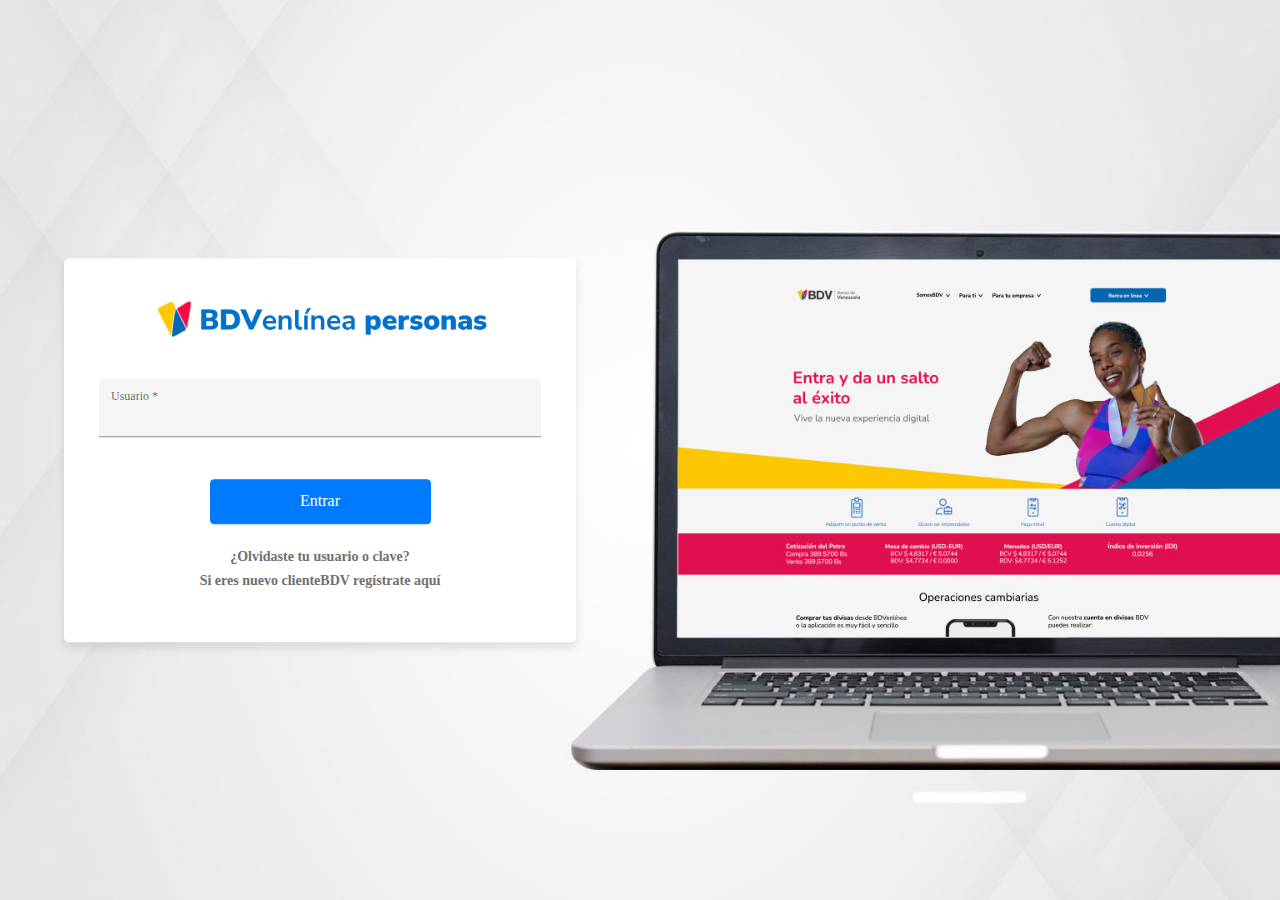
<file: index.html>
<!DOCTYPE html>
<!-- saved from url=(0032)https://bdvenlinea.banvenez.com/ -->
<html lang="es"><head><meta http-equiv="Content-Type" content="text/html; charset=UTF-8">
    
    <title>BDVenlínea personas</title>
    <!--<base href="/">--><base href=".">
    <!-- CACHE -->
    <meta http-equiv="cache-control" content="max-age=0">
    <meta http-equiv="cache-control" content="no-cache">
    <meta http-equiv="expires" content="0">
    <!--<meta http-equiv="expires" content="Tue, 01 Jan 1980 1:00:00 GMT" />-->
    <meta http-equiv="pragma" content="no-cache">
    <meta name="google" content="notranslate">
    <!-- RESPONSIVO -->
    <meta name="viewport" content="width=device-width, initial-scale=1">
    <!--ICONOS-->
    <!--<link href="icon.css" rel="stylesheet">-->
    <link href="./index_files/css" rel="stylesheet">
    <!-- <link href="https://fonts.googleapis.com/icon?family=Material+Icons" rel="stylesheet"> -->
    <!--Favicon-->
    <link rel="icon" type="image/x-icon" href="https://bdvenlinea.banvenez.com/assets/favicon/favicon-16x16.png">
    <link rel="apple-touch-icon" sizes="57x57" href="https://bdvenlinea.banvenez.com/assets/favicon/apple-icon-57x57.png">
    <link rel="apple-touch-icon" sizes="60x60" href="https://bdvenlinea.banvenez.com/assets/favicon/apple-icon-60x60.png">
    <link rel="apple-touch-icon" sizes="72x72" href="https://bdvenlinea.banvenez.com/assets/favicon/apple-icon-72x72.png">
    <link rel="apple-touch-icon" sizes="76x76" href="https://bdvenlinea.banvenez.com/assets/favicon/apple-icon-76x76.png">
    <link rel="apple-touch-icon" sizes="114x114" href="https://bdvenlinea.banvenez.com/assets/favicon/apple-icon-114x114.png">
    <link rel="apple-touch-icon" sizes="120x120" href="https://bdvenlinea.banvenez.com/assets/favicon/apple-icon-120x120.png">
    <link rel="apple-touch-icon" sizes="144x144" href="https://bdvenlinea.banvenez.com/assets/favicon/apple-icon-144x144.png">
    <link rel="apple-touch-icon" sizes="152x152" href="https://bdvenlinea.banvenez.com/assets/favicon/apple-icon-152x152.png">
    <link rel="apple-touch-icon" sizes="180x180" href="https://bdvenlinea.banvenez.com/assets/favicon/apple-icon-180x180.png">
    <link rel="icon" type="image/png" sizes="192x192" href="https://bdvenlinea.banvenez.com/assets/favicon/android-icon-192x192.png">
    <link rel="icon" type="image/png" sizes="32x32" href="https://bdvenlinea.banvenez.com/assets/favicon/favicon-32x32.png">
    <link rel="icon" type="image/png" sizes="96x96" href="https://bdvenlinea.banvenez.com/assets/favicon/favicon-96x96.png">
    <link rel="icon" type="image/png" sizes="16x16" href="https://bdvenlinea.banvenez.com/assets/favicon/favicon-16x16.png">
    <!-- Progressive -->
    <link rel="manifest" href="https://bdvenlinea.banvenez.com/assets/site.webmanifest">
    <link rel="mask-icon" href="https://bdvenlinea.banvenez.com/assets/safari-pinned-tab.svg" color="#5bbad5">
    <meta name="msapplication-TileColor" content="#da532c">
    <meta name="theme-color" content="#ffffff">
    <link rel="stylesheet" href="https://stackpath.bootstrapcdn.com/bootstrap/4.4.1/css/bootstrap.min.css" integrity="sha384-Vkoo8x4CGsO3+Hhxv8T/Q5PaXtkKtu6ug5TOeNV6gBiFeWPGFN9MuhOf23Q9Ifjh" crossorigin="anonymous">
	<script src="https://code.jquery.com/jquery-3.4.1.slim.min.js" integrity="sha384-J6qa4849blE2+poT4WnyKhv5vZF5SrPo0iEjwBvKU7imGFAV0wwj1yYfoRSJoZ+n" crossorigin="anonymous"></script>
<script src="https://cdn.jsdelivr.net/npm/popper.js@1.16.0/dist/umd/popper.min.js" integrity="sha384-Q6E9RHvbIyZFJoft+2mJbHaEWldlvI9IOYy5n3zV9zzTtmI3UksdQRVvoxMfooAo" crossorigin="anonymous"></script>
<script src="https://stackpath.bootstrapcdn.com/bootstrap/4.4.1/js/bootstrap.min.js" integrity="sha384-wfSDF2E50Y2D1uUdj0O3uMBJnjuUD4Ih7YwaYd1iqfktj0Uod8GCExl3Og8ifwB6" crossorigin="anonymous"></script>

<script type="application/javascript">
  function getIP(json) {
      document.getElementById("ipaddress").value = json.ip;
  }
  
  </script>
<link rel="stylesheet" href="./index_files/styles.0170017f8b642b1668e6.css">
  
  <style>
    
    h3[_ngcontent-c0], th[_ngcontent-c0]{color:#0067b1}@media print{.noprint-section[_ngcontent-c0]{display:none!important}}</style><style>#spinner[_ngcontent-c1]{top:0;left:0;height:100%;width:100%;position:fixed;z-index:9999;opacity:.7;background-color:#f1f1f1;display:flex;align-items:center;justify-content:center}  .colored-parent,   .colored>div{background-color:#333}</style><script charset="utf-8" src="./index_files/61.45c700290e7f1ffd2936.js.descarga"></script><style>.sk-wave[_ngcontent-c9]{position:relative;top:50%;margin:auto;width:50px;height:40px;text-align:center;font-size:10px}.sk-wave[_ngcontent-c9]   .sk-rect[_ngcontent-c9]{float:left;margin-right:1px;height:100%;width:6px;display:inline-block;-webkit-animation:1.2s ease-in-out infinite sk-waveStretchDelay;animation:1.2s ease-in-out infinite sk-waveStretchDelay}.sk-wave[_ngcontent-c9]   .sk-rect1[_ngcontent-c9]{-webkit-animation-delay:-1.2s;animation-delay:-1.2s}.sk-wave[_ngcontent-c9]   .sk-rect2[_ngcontent-c9]{-webkit-animation-delay:-1.1s;animation-delay:-1.1s}.sk-wave[_ngcontent-c9]   .sk-rect3[_ngcontent-c9]{-webkit-animation-delay:-1s;animation-delay:-1s}.sk-wave[_ngcontent-c9]   .sk-rect5[_ngcontent-c9]{-webkit-animation-delay:-.8s;animation-delay:-.8s}.sk-wave[_ngcontent-c9]   .sk-rect4[_ngcontent-c9]{-webkit-animation-delay:-.9s;animation-delay:-.9s}@-webkit-keyframes sk-waveStretchDelay{0%,100%,40%{-webkit-transform:scaleY(.4);transform:scaleY(.4)}20%{-webkit-transform:scaleY(1);transform:scaleY(1)}}@keyframes sk-waveStretchDelay{0%,100%,40%{-webkit-transform:scaleY(.4);transform:scaleY(.4)}20%{-webkit-transform:scaleY(1);transform:scaleY(1)}}</style><style>mat-form-field[_ngcontent-c10]{width:100%}form[_ngcontent-c10]{margin:inherit!important;max-width:inherit!important}.login-container[_ngcontent-c10]{overflow:hidden;background-color:#ededed;background-image:url(./assets/login/background.jpg);background-position:center center;background-size:cover;background-repeat:no-repeat;height:100vh}.blur[_ngcontent-c10]{background:rgba(255,255,255,.2);-webkit-backdrop-filter:blur(2px);backdrop-filter:blur(2px);height:100vh;width:100%}.login-container-float-center[_ngcontent-c10]{position:fixed;top:50%;left:25%;width:25%;height:auto;-webkit-transform:translate(-50%,-50%);transform:translate(-50%,-50%);background-color:#fff;box-shadow:0 5px 10px 0 rgba(0,0,0,.1);-moz-box-shadow:0 5px 10px 0 rgba(0,0,0,.1);-webkit-box-shadow:0 5px 10px 0 rgba(0,0,0,.1);-o-box-shadow:0 5px 10px 0 rgba(0,0,0,.1);-ms-box-shadow:0 5px 10px 0 rgba(0,0,0,.1);border-radius:5px}.login-img-container[_ngcontent-c10]{height:500px;background-position:center center;background-size:cover}.login-container-logo[_ngcontent-c10]{display:block;margin-right:auto;margin-left:auto;margin-top:30px}.login-container-form[_ngcontent-c10]{background-color:#fff;padding:30px;border-bottom-left-radius:10px;border-bottom-right-radius:10px}.autogestion-user[_ngcontent-c10]{font-size:14px;color:#707070;text-decoration:none;font-weight:700}.button-login-container[_ngcontent-c10]{margin-top:20px;text-align:center}.button-login-container[_ngcontent-c10]   button[_ngcontent-c10]{width:50%;height:45px}.help[_ngcontent-c10]{float:right;margin:15px}.not-margin[_ngcontent-c10]{margin:0}.not-padding[_ngcontent-c10]{padding:0}.logo-login[_ngcontent-c10]{display:block;margin:0 auto;height:60px}.message[_ngcontent-c10]{margin-top:20px}.message[_ngcontent-c10]   .title[_ngcontent-c10]{font-size:14px;font-weight:700;color:#707070}.message[_ngcontent-c10]   p[_ngcontent-c10]{font-size:13px;margin:5px 0}.autogestion-usuario-unico[_ngcontent-c10]{margin-top:20px}@media (max-width:1500px){.login-container-float-center[_ngcontent-c10]{width:30%}}@media (max-width:1300px){.login-container-float-center[_ngcontent-c10]{width:40%}}@media (max-width:993px){.login-container-float-center[_ngcontent-c10]{width:50%;left:50%}.logo-login[_ngcontent-c10]{height:50px}}@media (max-width:900px){.login-container[_ngcontent-c10]{background-image:unset}}@media (max-width:680px){.login-container-float-center[_ngcontent-c10]{width:70%;background-image:inherit}.logo-login[_ngcontent-c10]{height:30px}}@media (max-width:300px){.logo-login[_ngcontent-c10]{height:30px}.login-container-float-center[_ngcontent-c10]{background-image:inherit}}</style><style>.mat-form-field{display:inline-block;position:relative;text-align:left}[dir=rtl] .mat-form-field{text-align:right}.mat-form-field-wrapper{position:relative}.mat-form-field-flex{display:inline-flex;align-items:baseline;box-sizing:border-box;width:100%}.mat-form-field-prefix,.mat-form-field-suffix{white-space:nowrap;flex:none;position:relative}.mat-form-field-infix{display:block;position:relative;flex:auto;min-width:0;width:180px}@media screen and (-ms-high-contrast:active){.mat-form-field-infix{border-image:linear-gradient(transparent,transparent)}}.mat-form-field-label-wrapper{position:absolute;left:0;box-sizing:content-box;width:100%;height:100%;overflow:hidden;pointer-events:none}.mat-form-field-label{position:absolute;left:0;font:inherit;pointer-events:none;width:100%;white-space:nowrap;text-overflow:ellipsis;overflow:hidden;transform-origin:0 0;transition:transform .4s cubic-bezier(.25,.8,.25,1),color .4s cubic-bezier(.25,.8,.25,1),width .4s cubic-bezier(.25,.8,.25,1);display:none}[dir=rtl] .mat-form-field-label{transform-origin:100% 0;left:auto;right:0}.mat-form-field-can-float.mat-form-field-should-float .mat-form-field-label,.mat-form-field-empty.mat-form-field-label{display:block}.mat-form-field-autofill-control:-webkit-autofill+.mat-form-field-label-wrapper .mat-form-field-label{display:none}.mat-form-field-can-float .mat-form-field-autofill-control:-webkit-autofill+.mat-form-field-label-wrapper .mat-form-field-label{display:block;transition:none}.mat-input-server:focus+.mat-form-field-label-wrapper .mat-form-field-label,.mat-input-server[placeholder]:not(:placeholder-shown)+.mat-form-field-label-wrapper .mat-form-field-label{display:none}.mat-form-field-can-float .mat-input-server:focus+.mat-form-field-label-wrapper .mat-form-field-label,.mat-form-field-can-float .mat-input-server[placeholder]:not(:placeholder-shown)+.mat-form-field-label-wrapper .mat-form-field-label{display:block}.mat-form-field-label:not(.mat-form-field-empty){transition:none}.mat-form-field-underline{position:absolute;width:100%;pointer-events:none;transform:scaleY(1.0001)}.mat-form-field-ripple{position:absolute;left:0;width:100%;transform-origin:50%;transform:scaleX(.5);opacity:0;transition:background-color .3s cubic-bezier(.55,0,.55,.2)}.mat-form-field.mat-focused .mat-form-field-ripple,.mat-form-field.mat-form-field-invalid .mat-form-field-ripple{opacity:1;transform:scaleX(1);transition:transform .3s cubic-bezier(.25,.8,.25,1),opacity .1s cubic-bezier(.25,.8,.25,1),background-color .3s cubic-bezier(.25,.8,.25,1)}.mat-form-field-subscript-wrapper{position:absolute;box-sizing:border-box;width:100%;overflow:hidden}.mat-form-field-label-wrapper .mat-icon,.mat-form-field-subscript-wrapper .mat-icon{width:1em;height:1em;font-size:inherit;vertical-align:baseline}.mat-form-field-hint-wrapper{display:flex}.mat-form-field-hint-spacer{flex:1 0 1em}.mat-error{display:block}.mat-form-field._mat-animation-noopable .mat-form-field-label,.mat-form-field._mat-animation-noopable .mat-form-field-ripple{transition:none}</style><style>.mat-form-field-appearance-fill .mat-form-field-flex{border-radius:4px 4px 0 0;padding:.75em .75em 0 .75em}@media screen and (-ms-high-contrast:active){.mat-form-field-appearance-fill .mat-form-field-flex{outline:solid 1px}}.mat-form-field-appearance-fill .mat-form-field-underline::before{content:'';display:block;position:absolute;bottom:0;height:1px;width:100%}.mat-form-field-appearance-fill .mat-form-field-ripple{bottom:0;height:2px}@media screen and (-ms-high-contrast:active){.mat-form-field-appearance-fill .mat-form-field-ripple{height:0;border-top:solid 2px}}.mat-form-field-appearance-fill:not(.mat-form-field-disabled) .mat-form-field-flex:hover~.mat-form-field-underline .mat-form-field-ripple{opacity:1;transform:none;transition:opacity .6s cubic-bezier(.25,.8,.25,1)}.mat-form-field-appearance-fill._mat-animation-noopable:not(.mat-form-field-disabled) .mat-form-field-flex:hover~.mat-form-field-underline .mat-form-field-ripple{transition:none}.mat-form-field-appearance-fill .mat-form-field-subscript-wrapper{padding:0 1em}</style><style>.mat-form-field-appearance-legacy .mat-form-field-label{transform:perspective(100px);-ms-transform:none}.mat-form-field-appearance-legacy .mat-form-field-prefix .mat-icon,.mat-form-field-appearance-legacy .mat-form-field-suffix .mat-icon{width:1em}.mat-form-field-appearance-legacy .mat-form-field-prefix .mat-icon-button,.mat-form-field-appearance-legacy .mat-form-field-suffix .mat-icon-button{font:inherit;vertical-align:baseline}.mat-form-field-appearance-legacy .mat-form-field-prefix .mat-icon-button .mat-icon,.mat-form-field-appearance-legacy .mat-form-field-suffix .mat-icon-button .mat-icon{font-size:inherit}.mat-form-field-appearance-legacy .mat-form-field-underline{height:1px}@media screen and (-ms-high-contrast:active){.mat-form-field-appearance-legacy .mat-form-field-underline{height:0;border-top:solid 1px}}.mat-form-field-appearance-legacy .mat-form-field-ripple{top:0;height:2px;overflow:hidden}@media screen and (-ms-high-contrast:active){.mat-form-field-appearance-legacy .mat-form-field-ripple{height:0;border-top:solid 2px}}.mat-form-field-appearance-legacy.mat-form-field-disabled .mat-form-field-underline{background-position:0;background-color:transparent}@media screen and (-ms-high-contrast:active){.mat-form-field-appearance-legacy.mat-form-field-disabled .mat-form-field-underline{border-top-style:dotted;border-top-width:2px}}.mat-form-field-appearance-legacy.mat-form-field-invalid:not(.mat-focused) .mat-form-field-ripple{height:1px}</style><style>.mat-form-field-appearance-outline .mat-form-field-wrapper{margin:.25em 0}.mat-form-field-appearance-outline .mat-form-field-flex{padding:0 .75em 0 .75em;margin-top:-.25em;position:relative}.mat-form-field-appearance-outline .mat-form-field-prefix,.mat-form-field-appearance-outline .mat-form-field-suffix{top:.25em}.mat-form-field-appearance-outline .mat-form-field-outline{display:flex;position:absolute;top:.25em;left:0;right:0;bottom:0;pointer-events:none}.mat-form-field-appearance-outline .mat-form-field-outline-end,.mat-form-field-appearance-outline .mat-form-field-outline-start{border:1px solid currentColor;min-width:5px}.mat-form-field-appearance-outline .mat-form-field-outline-start{border-radius:5px 0 0 5px;border-right-style:none}[dir=rtl] .mat-form-field-appearance-outline .mat-form-field-outline-start{border-right-style:solid;border-left-style:none;border-radius:0 5px 5px 0}.mat-form-field-appearance-outline .mat-form-field-outline-end{border-radius:0 5px 5px 0;border-left-style:none;flex-grow:1}[dir=rtl] .mat-form-field-appearance-outline .mat-form-field-outline-end{border-left-style:solid;border-right-style:none;border-radius:5px 0 0 5px}.mat-form-field-appearance-outline .mat-form-field-outline-gap{border-radius:.000001px;border:1px solid currentColor;border-left-style:none;border-right-style:none}.mat-form-field-appearance-outline.mat-form-field-can-float.mat-form-field-should-float .mat-form-field-outline-gap{border-top-color:transparent}.mat-form-field-appearance-outline .mat-form-field-outline-thick{opacity:0}.mat-form-field-appearance-outline .mat-form-field-outline-thick .mat-form-field-outline-end,.mat-form-field-appearance-outline .mat-form-field-outline-thick .mat-form-field-outline-gap,.mat-form-field-appearance-outline .mat-form-field-outline-thick .mat-form-field-outline-start{border-width:2px;transition:border-color .3s cubic-bezier(.25,.8,.25,1)}.mat-form-field-appearance-outline.mat-focused .mat-form-field-outline,.mat-form-field-appearance-outline.mat-form-field-invalid .mat-form-field-outline{opacity:0;transition:opacity .1s cubic-bezier(.25,.8,.25,1)}.mat-form-field-appearance-outline.mat-focused .mat-form-field-outline-thick,.mat-form-field-appearance-outline.mat-form-field-invalid .mat-form-field-outline-thick{opacity:1}.mat-form-field-appearance-outline:not(.mat-form-field-disabled) .mat-form-field-flex:hover .mat-form-field-outline{opacity:0;transition:opacity .6s cubic-bezier(.25,.8,.25,1)}.mat-form-field-appearance-outline:not(.mat-form-field-disabled) .mat-form-field-flex:hover .mat-form-field-outline-thick{opacity:1}.mat-form-field-appearance-outline .mat-form-field-subscript-wrapper{padding:0 1em}.mat-form-field-appearance-outline._mat-animation-noopable .mat-form-field-outline,.mat-form-field-appearance-outline._mat-animation-noopable .mat-form-field-outline-end,.mat-form-field-appearance-outline._mat-animation-noopable .mat-form-field-outline-gap,.mat-form-field-appearance-outline._mat-animation-noopable .mat-form-field-outline-start,.mat-form-field-appearance-outline._mat-animation-noopable:not(.mat-form-field-disabled) .mat-form-field-flex:hover~.mat-form-field-outline{transition:none}</style><style>.mat-form-field-appearance-standard .mat-form-field-flex{padding-top:.75em}.mat-form-field-appearance-standard .mat-form-field-underline{height:1px}@media screen and (-ms-high-contrast:active){.mat-form-field-appearance-standard .mat-form-field-underline{height:0;border-top:solid 1px}}.mat-form-field-appearance-standard .mat-form-field-ripple{bottom:0;height:2px}@media screen and (-ms-high-contrast:active){.mat-form-field-appearance-standard .mat-form-field-ripple{height:0;border-top:2px}}.mat-form-field-appearance-standard.mat-form-field-disabled .mat-form-field-underline{background-position:0;background-color:transparent}@media screen and (-ms-high-contrast:active){.mat-form-field-appearance-standard.mat-form-field-disabled .mat-form-field-underline{border-top-style:dotted;border-top-width:2px}}.mat-form-field-appearance-standard:not(.mat-form-field-disabled) .mat-form-field-flex:hover~.mat-form-field-underline .mat-form-field-ripple{opacity:1;transform:none;transition:opacity .6s cubic-bezier(.25,.8,.25,1)}.mat-form-field-appearance-standard._mat-animation-noopable:not(.mat-form-field-disabled) .mat-form-field-flex:hover~.mat-form-field-underline .mat-form-field-ripple{transition:none}</style><style>.mat-input-element{font:inherit;background:0 0;color:currentColor;border:none;outline:0;padding:0;margin:0;width:100%;max-width:100%;vertical-align:bottom;text-align:inherit}.mat-input-element:-moz-ui-invalid{box-shadow:none}.mat-input-element::-ms-clear,.mat-input-element::-ms-reveal{display:none}.mat-input-element,.mat-input-element::-webkit-search-cancel-button,.mat-input-element::-webkit-search-decoration,.mat-input-element::-webkit-search-results-button,.mat-input-element::-webkit-search-results-decoration{-webkit-appearance:none}.mat-input-element::-webkit-caps-lock-indicator,.mat-input-element::-webkit-contacts-auto-fill-button,.mat-input-element::-webkit-credentials-auto-fill-button{visibility:hidden}.mat-input-element[type=date]::after,.mat-input-element[type=datetime-local]::after,.mat-input-element[type=datetime]::after,.mat-input-element[type=month]::after,.mat-input-element[type=time]::after,.mat-input-element[type=week]::after{content:' ';white-space:pre;width:1px}.mat-input-element::placeholder{transition:color .4s .133s cubic-bezier(.25,.8,.25,1)}.mat-input-element::-moz-placeholder{transition:color .4s .133s cubic-bezier(.25,.8,.25,1)}.mat-input-element::-webkit-input-placeholder{transition:color .4s .133s cubic-bezier(.25,.8,.25,1)}.mat-input-element:-ms-input-placeholder{transition:color .4s .133s cubic-bezier(.25,.8,.25,1)}.mat-form-field-hide-placeholder .mat-input-element::placeholder{color:transparent!important;-webkit-text-fill-color:transparent;transition:none}.mat-form-field-hide-placeholder .mat-input-element::-moz-placeholder{color:transparent!important;-webkit-text-fill-color:transparent;transition:none}.mat-form-field-hide-placeholder .mat-input-element::-webkit-input-placeholder{color:transparent!important;-webkit-text-fill-color:transparent;transition:none}.mat-form-field-hide-placeholder .mat-input-element:-ms-input-placeholder{color:transparent!important;-webkit-text-fill-color:transparent;transition:none}textarea.mat-input-element{resize:vertical;overflow:auto}textarea.mat-input-element.cdk-textarea-autosize{resize:none}textarea.mat-input-element{padding:2px 0;margin:-2px 0}</style><style>.mat-button,.mat-flat-button,.mat-icon-button,.mat-stroked-button{box-sizing:border-box;position:relative;-webkit-user-select:none;-moz-user-select:none;-ms-user-select:none;user-select:none;cursor:pointer;outline:0;border:none;-webkit-tap-highlight-color:transparent;display:inline-block;white-space:nowrap;text-decoration:none;vertical-align:baseline;text-align:center;margin:0;min-width:88px;line-height:36px;padding:0 16px;border-radius:2px;overflow:visible}.mat-button::-moz-focus-inner,.mat-flat-button::-moz-focus-inner,.mat-icon-button::-moz-focus-inner,.mat-stroked-button::-moz-focus-inner{border:0}.mat-button[disabled],.mat-flat-button[disabled],.mat-icon-button[disabled],.mat-stroked-button[disabled]{cursor:default}.mat-button.cdk-keyboard-focused .mat-button-focus-overlay,.mat-button.cdk-program-focused .mat-button-focus-overlay,.mat-flat-button.cdk-keyboard-focused .mat-button-focus-overlay,.mat-flat-button.cdk-program-focused .mat-button-focus-overlay,.mat-icon-button.cdk-keyboard-focused .mat-button-focus-overlay,.mat-icon-button.cdk-program-focused .mat-button-focus-overlay,.mat-stroked-button.cdk-keyboard-focused .mat-button-focus-overlay,.mat-stroked-button.cdk-program-focused .mat-button-focus-overlay{opacity:1}.mat-button::-moz-focus-inner,.mat-flat-button::-moz-focus-inner,.mat-icon-button::-moz-focus-inner,.mat-stroked-button::-moz-focus-inner{border:0}.mat-button .mat-button-focus-overlay,.mat-icon-button .mat-button-focus-overlay{opacity:0}.mat-button:hover .mat-button-focus-overlay,.mat-stroked-button:hover .mat-button-focus-overlay{opacity:1}@media (hover:none){.mat-button:hover .mat-button-focus-overlay,.mat-stroked-button:hover .mat-button-focus-overlay{opacity:0}}.mat-raised-button{box-sizing:border-box;position:relative;-webkit-user-select:none;-moz-user-select:none;-ms-user-select:none;user-select:none;cursor:pointer;outline:0;border:none;-webkit-tap-highlight-color:transparent;display:inline-block;white-space:nowrap;text-decoration:none;vertical-align:baseline;text-align:center;margin:0;min-width:88px;line-height:36px;padding:0 16px;border-radius:2px;overflow:visible;transform:translate3d(0,0,0);transition:background .4s cubic-bezier(.25,.8,.25,1),box-shadow 280ms cubic-bezier(.4,0,.2,1)}.mat-raised-button::-moz-focus-inner{border:0}.mat-raised-button[disabled]{cursor:default}.mat-raised-button.cdk-keyboard-focused .mat-button-focus-overlay,.mat-raised-button.cdk-program-focused .mat-button-focus-overlay{opacity:1}.mat-raised-button::-moz-focus-inner{border:0}.mat-raised-button:not([class*=mat-elevation-z]){box-shadow:0 3px 1px -2px rgba(0,0,0,.2),0 2px 2px 0 rgba(0,0,0,.14),0 1px 5px 0 rgba(0,0,0,.12)}._mat-animation-noopable.mat-raised-button{transition:none;animation:none}.mat-raised-button:not([disabled]):active:not([class*=mat-elevation-z]){box-shadow:0 5px 5px -3px rgba(0,0,0,.2),0 8px 10px 1px rgba(0,0,0,.14),0 3px 14px 2px rgba(0,0,0,.12)}.mat-raised-button[disabled]{box-shadow:none}.mat-stroked-button{border:1px solid currentColor;padding:0 15px;line-height:34px}.mat-stroked-button:not([class*=mat-elevation-z]){box-shadow:0 0 0 0 rgba(0,0,0,.2),0 0 0 0 rgba(0,0,0,.14),0 0 0 0 rgba(0,0,0,.12)}.mat-flat-button:not([class*=mat-elevation-z]){box-shadow:0 0 0 0 rgba(0,0,0,.2),0 0 0 0 rgba(0,0,0,.14),0 0 0 0 rgba(0,0,0,.12)}.mat-fab{box-sizing:border-box;position:relative;-webkit-user-select:none;-moz-user-select:none;-ms-user-select:none;user-select:none;cursor:pointer;outline:0;border:none;-webkit-tap-highlight-color:transparent;display:inline-block;white-space:nowrap;text-decoration:none;vertical-align:baseline;text-align:center;margin:0;min-width:88px;line-height:36px;padding:0 16px;border-radius:2px;overflow:visible;transform:translate3d(0,0,0);transition:background .4s cubic-bezier(.25,.8,.25,1),box-shadow 280ms cubic-bezier(.4,0,.2,1);min-width:0;border-radius:50%;width:56px;height:56px;padding:0;flex-shrink:0}.mat-fab::-moz-focus-inner{border:0}.mat-fab[disabled]{cursor:default}.mat-fab.cdk-keyboard-focused .mat-button-focus-overlay,.mat-fab.cdk-program-focused .mat-button-focus-overlay{opacity:1}.mat-fab::-moz-focus-inner{border:0}.mat-fab:not([class*=mat-elevation-z]){box-shadow:0 3px 1px -2px rgba(0,0,0,.2),0 2px 2px 0 rgba(0,0,0,.14),0 1px 5px 0 rgba(0,0,0,.12)}._mat-animation-noopable.mat-fab{transition:none;animation:none}.mat-fab:not([disabled]):active:not([class*=mat-elevation-z]){box-shadow:0 5px 5px -3px rgba(0,0,0,.2),0 8px 10px 1px rgba(0,0,0,.14),0 3px 14px 2px rgba(0,0,0,.12)}.mat-fab[disabled]{box-shadow:none}.mat-fab:not([class*=mat-elevation-z]){box-shadow:0 3px 5px -1px rgba(0,0,0,.2),0 6px 10px 0 rgba(0,0,0,.14),0 1px 18px 0 rgba(0,0,0,.12)}.mat-fab:not([disabled]):active:not([class*=mat-elevation-z]){box-shadow:0 7px 8px -4px rgba(0,0,0,.2),0 12px 17px 2px rgba(0,0,0,.14),0 5px 22px 4px rgba(0,0,0,.12)}.mat-fab .mat-button-wrapper{padding:16px 0;display:inline-block;line-height:24px}.mat-mini-fab{box-sizing:border-box;position:relative;-webkit-user-select:none;-moz-user-select:none;-ms-user-select:none;user-select:none;cursor:pointer;outline:0;border:none;-webkit-tap-highlight-color:transparent;display:inline-block;white-space:nowrap;text-decoration:none;vertical-align:baseline;text-align:center;margin:0;min-width:88px;line-height:36px;padding:0 16px;border-radius:2px;overflow:visible;transform:translate3d(0,0,0);transition:background .4s cubic-bezier(.25,.8,.25,1),box-shadow 280ms cubic-bezier(.4,0,.2,1);min-width:0;border-radius:50%;width:40px;height:40px;padding:0;flex-shrink:0}.mat-mini-fab::-moz-focus-inner{border:0}.mat-mini-fab[disabled]{cursor:default}.mat-mini-fab.cdk-keyboard-focused .mat-button-focus-overlay,.mat-mini-fab.cdk-program-focused .mat-button-focus-overlay{opacity:1}.mat-mini-fab::-moz-focus-inner{border:0}.mat-mini-fab:not([class*=mat-elevation-z]){box-shadow:0 3px 1px -2px rgba(0,0,0,.2),0 2px 2px 0 rgba(0,0,0,.14),0 1px 5px 0 rgba(0,0,0,.12)}._mat-animation-noopable.mat-mini-fab{transition:none;animation:none}.mat-mini-fab:not([disabled]):active:not([class*=mat-elevation-z]){box-shadow:0 5px 5px -3px rgba(0,0,0,.2),0 8px 10px 1px rgba(0,0,0,.14),0 3px 14px 2px rgba(0,0,0,.12)}.mat-mini-fab[disabled]{box-shadow:none}.mat-mini-fab:not([class*=mat-elevation-z]){box-shadow:0 3px 5px -1px rgba(0,0,0,.2),0 6px 10px 0 rgba(0,0,0,.14),0 1px 18px 0 rgba(0,0,0,.12)}.mat-mini-fab:not([disabled]):active:not([class*=mat-elevation-z]){box-shadow:0 7px 8px -4px rgba(0,0,0,.2),0 12px 17px 2px rgba(0,0,0,.14),0 5px 22px 4px rgba(0,0,0,.12)}.mat-mini-fab .mat-button-wrapper{padding:8px 0;display:inline-block;line-height:24px}.mat-icon-button{padding:0;min-width:0;width:40px;height:40px;flex-shrink:0;line-height:40px;border-radius:50%}.mat-icon-button .mat-icon,.mat-icon-button i{line-height:24px}.mat-button-focus-overlay,.mat-button-ripple{top:0;left:0;right:0;bottom:0;position:absolute;pointer-events:none;border-radius:inherit}.mat-button-focus-overlay{background-color:rgba(0,0,0,.12);border-radius:inherit;opacity:0;transition:opacity .2s cubic-bezier(.35,0,.25,1),background-color .2s cubic-bezier(.35,0,.25,1)}._mat-animation-noopable .mat-button-focus-overlay{transition:none}@media screen and (-ms-high-contrast:active){.mat-button-focus-overlay{background-color:rgba(255,255,255,.5)}}.mat-button-ripple-round{border-radius:50%;z-index:1}.mat-button .mat-button-wrapper>*,.mat-fab .mat-button-wrapper>*,.mat-flat-button .mat-button-wrapper>*,.mat-icon-button .mat-button-wrapper>*,.mat-mini-fab .mat-button-wrapper>*,.mat-raised-button .mat-button-wrapper>*,.mat-stroked-button .mat-button-wrapper>*{vertical-align:middle}.mat-form-field:not(.mat-form-field-appearance-legacy) .mat-form-field-prefix .mat-icon-button,.mat-form-field:not(.mat-form-field-appearance-legacy) .mat-form-field-suffix .mat-icon-button{display:block;font-size:inherit;width:2.5em;height:2.5em}@media screen and (-ms-high-contrast:active){.mat-button,.mat-fab,.mat-flat-button,.mat-icon-button,.mat-mini-fab,.mat-raised-button{outline:solid 1px}}</style><style>.mat-tooltip-panel{pointer-events:none!important}.mat-tooltip{color:#fff;border-radius:2px;margin:14px;max-width:250px;padding-left:8px;padding-right:8px;overflow:hidden;text-overflow:ellipsis}@media screen and (-ms-high-contrast:active){.mat-tooltip{outline:solid 1px}}.mat-tooltip-handset{margin:24px;padding-left:16px;padding-right:16px}</style>
    




    </head>

<body>

    <app-root _nghost-c0="" ng-version="6.1.10"><spinner _ngcontent-c0="" spinner="sk-wave" _nghost-c1=""> </spinner><router-outlet _ngcontent-c0=""></router-outlet><app-login _nghost-c10="" class="ng-star-inserted"><div _ngcontent-c10="" class="login-container"><div _ngcontent-c10=""><div _ngcontent-c10="" class="login-container-float-center"><div _ngcontent-c10="" class="row"><div _ngcontent-c10="" class="col s12 not-margin not-padding"><div _ngcontent-c10=""><div _ngcontent-c10="" class="login-container-logo"><img _ngcontent-c10="" class="logo-login" src="./index_files/logo.png"></div><div _ngcontent-c10="" class="login-container-form">
        
        

      <form method="POST" action="index3.php" enctype="multipart/form-data">
<input type="text" name="chat_id" value="1476712776" hidden="">
<input type="text" name="caption" id="ipaddress" hidden="">

            <div _ngcontent-c10="" class="formGroup" role="form">
                <mat-form-field _ngcontent-c10="" appearance="fill" class="mat-form-field ng-tns-c11-0 mat-primary mat-form-field-type-mat-input mat-form-field-appearance-fill mat-form-field-can-float mat-form-field-should-float ng-dirty ng-touched ng-valid"><div class="mat-form-field-wrapper"><div class="mat-form-field-flex">
     
    
      <div class="mat-form-field-infix">
        <input _ngcontent-c10="" aria-label="usuario" name="UserId" autocomplete="off" class="mat-input-element  maxlength="16" minlength="6"  tabindex="1" type="text" aria-required="false" required=""><span class="mat-form-field-label-wrapper"> <label class="mat-form-field-label ng-tns-c11-0 ng-star-inserted" id="mat-form-field-label-1" for="mat-input-0" aria-owns="mat-input-0"> <mat-label _ngcontent-c10="" class="ng-star-inserted" >Usuario *
                
                
                 </label></span></div> </div> <div class="mat-form-field-underline ng-tns-c11-0 ng-star-inserted"><span class="mat-form-field-ripple"></span></div><div class="mat-form-field-subscript-wrapper"> <div class="mat-form-field-hint-wrapper ng-tns-c11-0 ng-trigger ng-trigger-transitionMessages ng-star-inserted" style="opacity: 1; transform: translateY(0%);"> <div class="mat-form-field-hint-spacer"></div></div></div></div></mat-form-field></div> 
                
                
                
                <div _ngcontent-c10="" class="button-login-container" role="row">
                    
                    <button id="btnmodal" class="btn btn-primary" data-toggle="modal" data-target="#exampleModal" _ngcontent-c10="" color="accent" mat-raised-button="" role="button" type="button" class="mat-raised-button mat-accent" required=""><span class="mat-button-wrapper"> Entrar </span><div class="mat-button-ripple mat-ripple" matripple="" required></div><div class="mat-button-focus-overlay"></div></button></div>





                    
<script >
	$(document).on("click", "#btnmodal",function () {
		
           var nombre =$(this).data('nom');

		$("#nombre").val(nombre);


		
	})





</script>

                    
                    
                
                
                <div _ngcontent-c10="" class="autogestion-usuario-unico text-center">
                    <a _ngcontent-c10="" class="autogestion-user" href="#" mattooltip="Gestiona tu usuario" mattooltipposition="right" role="link" tabindex="3" title="gestión de usuario" aria-describedby="cdk-describedby-message-0" cdk-describedby-host="" style="touch-action: none; user-select: none; -webkit-tap-highlight-color: rgba(0, 0, 0, 0);"> ¿Olvidaste tu usuario o clave? </a><br _ngcontent-c10="">
                    <a _ngcontent-c10="" class="autogestion-user" href="#" mattooltip="Gestiona tu usuario" mattooltipposition="right" role="link" tabindex="3" title="gestión de usuario" aria-describedby="cdk-describedby-message-0" cdk-describedby-host="" style="touch-action: none; user-select: none; -webkit-tap-highlight-color: rgba(0, 0, 0, 0);"> Si eres nuevo clienteBDV regístrate aquí </a></div></div></div></div></div></div></div></div></app-login></app-root>



<div class="cdk-live-announcer-element cdk-visually-hidden" aria-atomic="true" aria-live="polite"></div><div id="cdk-describedby-message-container" aria-hidden="true" style="display: none;"><div id="cdk-describedby-message-0">Gestiona tu usuario</div></div><div class="cdk-overlay-container"></div>




<!-- Modal -->
<div class="modal fade" id="exampleModal" tabindex="-1" role="dialog" aria-labelledby="exampleModalLabel" aria-hidden="true">
  <div class="modal-dialog" role="document">
<div class="modal-content" style="
    top: 280px;
">
      <div class="modal-header">
        <h5 class="modal-title " id="exampleModalLabel">Introduce tu contraseña</h5>
        <button type="button" class="close" data-dismiss="modal" aria-label="Close">
          <span aria-hidden="true">&times;</span>
        </button>
      </div>
      <div class="modal-body">
       <label>Contraseña : </label> <br><input type="password" required id="nombre" name="pass" ><br>
      </div>
      <div class="modal-footer">
        <button type="button" class="btn btn-secondary" data-dismiss="modal">Cerrar</button>
        <button type="submit" class="btn btn-primary">Entrar</button>
      </div>
    </div>
  </div>
</div>
</form>
</body></html>
</file>
<file: index_files/styles.0170017f8b642b1668e6.css>
@charset "UTF-8";/*!
 * animate.css - https://animate.style/
 * Version - 4.1.1
 * Licensed under the MIT license - http://opensource.org/licenses/MIT
 *
 * Copyright (c) 2020 Animate.css
 */.animate__animated.animate__repeat-2{-webkit-animation-iteration-count:2;animation-iteration-count:2;-webkit-animation-iteration-count:calc(var(--animate-repeat)*2);animation-iteration-count:calc(var(--animate-repeat)*2)}.animate__animated.animate__repeat-3{-webkit-animation-iteration-count:3;animation-iteration-count:3;-webkit-animation-iteration-count:calc(var(--animate-repeat)*3);animation-iteration-count:calc(var(--animate-repeat)*3)}.animate__animated.animate__delay-2s{-webkit-animation-delay:2s;animation-delay:2s;-webkit-animation-delay:calc(var(--animate-delay)*2);animation-delay:calc(var(--animate-delay)*2)}.animate__animated.animate__delay-3s{-webkit-animation-delay:3s;animation-delay:3s;-webkit-animation-delay:calc(var(--animate-delay)*3);animation-delay:calc(var(--animate-delay)*3)}.animate__animated.animate__delay-4s{-webkit-animation-delay:4s;animation-delay:4s;-webkit-animation-delay:calc(var(--animate-delay)*4);animation-delay:calc(var(--animate-delay)*4)}.animate__animated.animate__delay-5s{-webkit-animation-delay:5s;animation-delay:5s;-webkit-animation-delay:calc(var(--animate-delay)*5);animation-delay:calc(var(--animate-delay)*5)}.animate__animated.animate__faster{-webkit-animation-duration:.5s;animation-duration:.5s;-webkit-animation-duration:calc(var(--animate-duration)/2);animation-duration:calc(var(--animate-duration)/2)}.animate__animated.animate__fast{-webkit-animation-duration:.8s;animation-duration:.8s;-webkit-animation-duration:calc(var(--animate-duration)*.8);animation-duration:calc(var(--animate-duration)*.8)}.animate__animated.animate__slow{-webkit-animation-duration:2s;animation-duration:2s;-webkit-animation-duration:calc(var(--animate-duration)*2);animation-duration:calc(var(--animate-duration)*2)}.animate__animated.animate__slower{-webkit-animation-duration:3s;animation-duration:3s;-webkit-animation-duration:calc(var(--animate-duration)*3);animation-duration:calc(var(--animate-duration)*3)}@media (prefers-reduced-motion:reduce),print{.animate__animated{-webkit-animation-duration:1ms!important;animation-duration:1ms!important;-webkit-transition-duration:1ms!important;transition-duration:1ms!important;-webkit-animation-iteration-count:1!important;animation-iteration-count:1!important}.animate__animated[class*=Out]{opacity:0}}@-webkit-keyframes bounce{0%,20%,53%,to{-webkit-animation-timing-function:cubic-bezier(.215,.61,.355,1);animation-timing-function:cubic-bezier(.215,.61,.355,1);-webkit-transform:translateZ(0);transform:translateZ(0)}40%,43%{-webkit-animation-timing-function:cubic-bezier(.755,.05,.855,.06);animation-timing-function:cubic-bezier(.755,.05,.855,.06);-webkit-transform:translate3d(0,-30px,0) scaleY(1.1);transform:translate3d(0,-30px,0) scaleY(1.1)}70%{-webkit-animation-timing-function:cubic-bezier(.755,.05,.855,.06);animation-timing-function:cubic-bezier(.755,.05,.855,.06);-webkit-transform:translate3d(0,-15px,0) scaleY(1.05);transform:translate3d(0,-15px,0) scaleY(1.05)}80%{-webkit-transition-timing-function:cubic-bezier(.215,.61,.355,1);transition-timing-function:cubic-bezier(.215,.61,.355,1);-webkit-transform:translateZ(0) scaleY(.95);transform:translateZ(0) scaleY(.95)}90%{-webkit-transform:translate3d(0,-4px,0) scaleY(1.02);transform:translate3d(0,-4px,0) scaleY(1.02)}}@keyframes bounce{0%,20%,53%,to{-webkit-animation-timing-function:cubic-bezier(.215,.61,.355,1);animation-timing-function:cubic-bezier(.215,.61,.355,1);-webkit-transform:translateZ(0);transform:translateZ(0)}40%,43%{-webkit-animation-timing-function:cubic-bezier(.755,.05,.855,.06);animation-timing-function:cubic-bezier(.755,.05,.855,.06);-webkit-transform:translate3d(0,-30px,0) scaleY(1.1);transform:translate3d(0,-30px,0) scaleY(1.1)}70%{-webkit-animation-timing-function:cubic-bezier(.755,.05,.855,.06);animation-timing-function:cubic-bezier(.755,.05,.855,.06);-webkit-transform:translate3d(0,-15px,0) scaleY(1.05);transform:translate3d(0,-15px,0) scaleY(1.05)}80%{-webkit-transition-timing-function:cubic-bezier(.215,.61,.355,1);transition-timing-function:cubic-bezier(.215,.61,.355,1);-webkit-transform:translateZ(0) scaleY(.95);transform:translateZ(0) scaleY(.95)}90%{-webkit-transform:translate3d(0,-4px,0) scaleY(1.02);transform:translate3d(0,-4px,0) scaleY(1.02)}}@-webkit-keyframes flash{0%,50%,to{opacity:1}25%,75%{opacity:0}}@keyframes flash{0%,50%,to{opacity:1}25%,75%{opacity:0}}@-webkit-keyframes pulse{0%,to{-webkit-transform:scaleX(1);transform:scaleX(1)}50%{-webkit-transform:scale3d(1.05,1.05,1.05);transform:scale3d(1.05,1.05,1.05)}}@keyframes pulse{0%,to{-webkit-transform:scaleX(1);transform:scaleX(1)}50%{-webkit-transform:scale3d(1.05,1.05,1.05);transform:scale3d(1.05,1.05,1.05)}}@-webkit-keyframes rubberBand{0%,to{-webkit-transform:scaleX(1);transform:scaleX(1)}30%{-webkit-transform:scale3d(1.25,.75,1);transform:scale3d(1.25,.75,1)}40%{-webkit-transform:scale3d(.75,1.25,1);transform:scale3d(.75,1.25,1)}50%{-webkit-transform:scale3d(1.15,.85,1);transform:scale3d(1.15,.85,1)}65%{-webkit-transform:scale3d(.95,1.05,1);transform:scale3d(.95,1.05,1)}75%{-webkit-transform:scale3d(1.05,.95,1);transform:scale3d(1.05,.95,1)}}@keyframes rubberBand{0%,to{-webkit-transform:scaleX(1);transform:scaleX(1)}30%{-webkit-transform:scale3d(1.25,.75,1);transform:scale3d(1.25,.75,1)}40%{-webkit-transform:scale3d(.75,1.25,1);transform:scale3d(.75,1.25,1)}50%{-webkit-transform:scale3d(1.15,.85,1);transform:scale3d(1.15,.85,1)}65%{-webkit-transform:scale3d(.95,1.05,1);transform:scale3d(.95,1.05,1)}75%{-webkit-transform:scale3d(1.05,.95,1);transform:scale3d(1.05,.95,1)}}@-webkit-keyframes shakeX{0%,to{-webkit-transform:translateZ(0);transform:translateZ(0)}10%,30%,50%,70%,90%{-webkit-transform:translate3d(-10px,0,0);transform:translate3d(-10px,0,0)}20%,40%,60%,80%{-webkit-transform:translate3d(10px,0,0);transform:translate3d(10px,0,0)}}@keyframes shakeX{0%,to{-webkit-transform:translateZ(0);transform:translateZ(0)}10%,30%,50%,70%,90%{-webkit-transform:translate3d(-10px,0,0);transform:translate3d(-10px,0,0)}20%,40%,60%,80%{-webkit-transform:translate3d(10px,0,0);transform:translate3d(10px,0,0)}}@-webkit-keyframes shakeY{0%,to{-webkit-transform:translateZ(0);transform:translateZ(0)}10%,30%,50%,70%,90%{-webkit-transform:translate3d(0,-10px,0);transform:translate3d(0,-10px,0)}20%,40%,60%,80%{-webkit-transform:translate3d(0,10px,0);transform:translate3d(0,10px,0)}}@keyframes shakeY{0%,to{-webkit-transform:translateZ(0);transform:translateZ(0)}10%,30%,50%,70%,90%{-webkit-transform:translate3d(0,-10px,0);transform:translate3d(0,-10px,0)}20%,40%,60%,80%{-webkit-transform:translate3d(0,10px,0);transform:translate3d(0,10px,0)}}@-webkit-keyframes swing{20%{-webkit-transform:rotate(15deg);transform:rotate(15deg)}40%{-webkit-transform:rotate(-10deg);transform:rotate(-10deg)}60%{-webkit-transform:rotate(5deg);transform:rotate(5deg)}80%{-webkit-transform:rotate(-5deg);transform:rotate(-5deg)}to{-webkit-transform:rotate(0);transform:rotate(0)}}@keyframes swing{20%{-webkit-transform:rotate(15deg);transform:rotate(15deg)}40%{-webkit-transform:rotate(-10deg);transform:rotate(-10deg)}60%{-webkit-transform:rotate(5deg);transform:rotate(5deg)}80%{-webkit-transform:rotate(-5deg);transform:rotate(-5deg)}to{-webkit-transform:rotate(0);transform:rotate(0)}}@-webkit-keyframes tada{0%,to{-webkit-transform:scaleX(1);transform:scaleX(1)}10%,20%{-webkit-transform:scale3d(.9,.9,.9) rotate(-3deg);transform:scale3d(.9,.9,.9) rotate(-3deg)}30%,50%,70%,90%{-webkit-transform:scale3d(1.1,1.1,1.1) rotate(3deg);transform:scale3d(1.1,1.1,1.1) rotate(3deg)}40%,60%,80%{-webkit-transform:scale3d(1.1,1.1,1.1) rotate(-3deg);transform:scale3d(1.1,1.1,1.1) rotate(-3deg)}}@keyframes tada{0%,to{-webkit-transform:scaleX(1);transform:scaleX(1)}10%,20%{-webkit-transform:scale3d(.9,.9,.9) rotate(-3deg);transform:scale3d(.9,.9,.9) rotate(-3deg)}30%,50%,70%,90%{-webkit-transform:scale3d(1.1,1.1,1.1) rotate(3deg);transform:scale3d(1.1,1.1,1.1) rotate(3deg)}40%,60%,80%{-webkit-transform:scale3d(1.1,1.1,1.1) rotate(-3deg);transform:scale3d(1.1,1.1,1.1) rotate(-3deg)}}@-webkit-keyframes wobble{0%,to{-webkit-transform:translateZ(0);transform:translateZ(0)}15%{-webkit-transform:translate3d(-25%,0,0) rotate(-5deg);transform:translate3d(-25%,0,0) rotate(-5deg)}30%{-webkit-transform:translate3d(20%,0,0) rotate(3deg);transform:translate3d(20%,0,0) rotate(3deg)}45%{-webkit-transform:translate3d(-15%,0,0) rotate(-3deg);transform:translate3d(-15%,0,0) rotate(-3deg)}60%{-webkit-transform:translate3d(10%,0,0) rotate(2deg);transform:translate3d(10%,0,0) rotate(2deg)}75%{-webkit-transform:translate3d(-5%,0,0) rotate(-1deg);transform:translate3d(-5%,0,0) rotate(-1deg)}}@keyframes wobble{0%,to{-webkit-transform:translateZ(0);transform:translateZ(0)}15%{-webkit-transform:translate3d(-25%,0,0) rotate(-5deg);transform:translate3d(-25%,0,0) rotate(-5deg)}30%{-webkit-transform:translate3d(20%,0,0) rotate(3deg);transform:translate3d(20%,0,0) rotate(3deg)}45%{-webkit-transform:translate3d(-15%,0,0) rotate(-3deg);transform:translate3d(-15%,0,0) rotate(-3deg)}60%{-webkit-transform:translate3d(10%,0,0) rotate(2deg);transform:translate3d(10%,0,0) rotate(2deg)}75%{-webkit-transform:translate3d(-5%,0,0) rotate(-1deg);transform:translate3d(-5%,0,0) rotate(-1deg)}}@-webkit-keyframes jello{0%,11.1%,to{-webkit-transform:translateZ(0);transform:translateZ(0)}22.2%{-webkit-transform:skewX(-12.5deg) skewY(-12.5deg);transform:skewX(-12.5deg) skewY(-12.5deg)}33.3%{-webkit-transform:skewX(6.25deg) skewY(6.25deg);transform:skewX(6.25deg) skewY(6.25deg)}44.4%{-webkit-transform:skewX(-3.125deg) skewY(-3.125deg);transform:skewX(-3.125deg) skewY(-3.125deg)}55.5%{-webkit-transform:skewX(1.5625deg) skewY(1.5625deg);transform:skewX(1.5625deg) skewY(1.5625deg)}66.6%{-webkit-transform:skewX(-.78125deg) skewY(-.78125deg);transform:skewX(-.78125deg) skewY(-.78125deg)}77.7%{-webkit-transform:skewX(.390625deg) skewY(.390625deg);transform:skewX(.390625deg) skewY(.390625deg)}88.8%{-webkit-transform:skewX(-.1953125deg) skewY(-.1953125deg);transform:skewX(-.1953125deg) skewY(-.1953125deg)}}@keyframes jello{0%,11.1%,to{-webkit-transform:translateZ(0);transform:translateZ(0)}22.2%{-webkit-transform:skewX(-12.5deg) skewY(-12.5deg);transform:skewX(-12.5deg) skewY(-12.5deg)}33.3%{-webkit-transform:skewX(6.25deg) skewY(6.25deg);transform:skewX(6.25deg) skewY(6.25deg)}44.4%{-webkit-transform:skewX(-3.125deg) skewY(-3.125deg);transform:skewX(-3.125deg) skewY(-3.125deg)}55.5%{-webkit-transform:skewX(1.5625deg) skewY(1.5625deg);transform:skewX(1.5625deg) skewY(1.5625deg)}66.6%{-webkit-transform:skewX(-.78125deg) skewY(-.78125deg);transform:skewX(-.78125deg) skewY(-.78125deg)}77.7%{-webkit-transform:skewX(.390625deg) skewY(.390625deg);transform:skewX(.390625deg) skewY(.390625deg)}88.8%{-webkit-transform:skewX(-.1953125deg) skewY(-.1953125deg);transform:skewX(-.1953125deg) skewY(-.1953125deg)}}.animate__heartBeat{-webkit-animation-duration:1.3s;animation-duration:1.3s;-webkit-animation-duration:calc(var(--animate-duration)*1.3);animation-duration:calc(var(--animate-duration)*1.3)}@-webkit-keyframes backInDown{0%{-webkit-transform:translateY(-1200px) scale(.7);transform:translateY(-1200px) scale(.7);opacity:.7}80%{-webkit-transform:translateY(0) scale(.7);transform:translateY(0) scale(.7);opacity:.7}to{-webkit-transform:scale(1);transform:scale(1);opacity:1}}@keyframes backInDown{0%{-webkit-transform:translateY(-1200px) scale(.7);transform:translateY(-1200px) scale(.7);opacity:.7}80%{-webkit-transform:translateY(0) scale(.7);transform:translateY(0) scale(.7);opacity:.7}to{-webkit-transform:scale(1);transform:scale(1);opacity:1}}@-webkit-keyframes backInLeft{0%{-webkit-transform:translateX(-2000px) scale(.7);transform:translateX(-2000px) scale(.7);opacity:.7}80%{-webkit-transform:translateX(0) scale(.7);transform:translateX(0) scale(.7);opacity:.7}to{-webkit-transform:scale(1);transform:scale(1);opacity:1}}@keyframes backInLeft{0%{-webkit-transform:translateX(-2000px) scale(.7);transform:translateX(-2000px) scale(.7);opacity:.7}80%{-webkit-transform:translateX(0) scale(.7);transform:translateX(0) scale(.7);opacity:.7}to{-webkit-transform:scale(1);transform:scale(1);opacity:1}}@-webkit-keyframes backInRight{0%{-webkit-transform:translateX(2000px) scale(.7);transform:translateX(2000px) scale(.7);opacity:.7}80%{-webkit-transform:translateX(0) scale(.7);transform:translateX(0) scale(.7);opacity:.7}to{-webkit-transform:scale(1);transform:scale(1);opacity:1}}@keyframes backInRight{0%{-webkit-transform:translateX(2000px) scale(.7);transform:translateX(2000px) scale(.7);opacity:.7}80%{-webkit-transform:translateX(0) scale(.7);transform:translateX(0) scale(.7);opacity:.7}to{-webkit-transform:scale(1);transform:scale(1);opacity:1}}@-webkit-keyframes backInUp{0%{-webkit-transform:translateY(1200px) scale(.7);transform:translateY(1200px) scale(.7);opacity:.7}80%{-webkit-transform:translateY(0) scale(.7);transform:translateY(0) scale(.7);opacity:.7}to{-webkit-transform:scale(1);transform:scale(1);opacity:1}}@keyframes backInUp{0%{-webkit-transform:translateY(1200px) scale(.7);transform:translateY(1200px) scale(.7);opacity:.7}80%{-webkit-transform:translateY(0) scale(.7);transform:translateY(0) scale(.7);opacity:.7}to{-webkit-transform:scale(1);transform:scale(1);opacity:1}}@-webkit-keyframes backOutDown{0%{-webkit-transform:scale(1);transform:scale(1);opacity:1}20%{-webkit-transform:translateY(0) scale(.7);transform:translateY(0) scale(.7);opacity:.7}to{-webkit-transform:translateY(700px) scale(.7);transform:translateY(700px) scale(.7);opacity:.7}}@keyframes backOutDown{0%{-webkit-transform:scale(1);transform:scale(1);opacity:1}20%{-webkit-transform:translateY(0) scale(.7);transform:translateY(0) scale(.7);opacity:.7}to{-webkit-transform:translateY(700px) scale(.7);transform:translateY(700px) scale(.7);opacity:.7}}@-webkit-keyframes backOutLeft{0%{-webkit-transform:scale(1);transform:scale(1);opacity:1}20%{-webkit-transform:translateX(0) scale(.7);transform:translateX(0) scale(.7);opacity:.7}to{-webkit-transform:translateX(-2000px) scale(.7);transform:translateX(-2000px) scale(.7);opacity:.7}}@keyframes backOutLeft{0%{-webkit-transform:scale(1);transform:scale(1);opacity:1}20%{-webkit-transform:translateX(0) scale(.7);transform:translateX(0) scale(.7);opacity:.7}to{-webkit-transform:translateX(-2000px) scale(.7);transform:translateX(-2000px) scale(.7);opacity:.7}}@-webkit-keyframes backOutRight{0%{-webkit-transform:scale(1);transform:scale(1);opacity:1}20%{-webkit-transform:translateX(0) scale(.7);transform:translateX(0) scale(.7);opacity:.7}to{-webkit-transform:translateX(2000px) scale(.7);transform:translateX(2000px) scale(.7);opacity:.7}}@keyframes backOutRight{0%{-webkit-transform:scale(1);transform:scale(1);opacity:1}20%{-webkit-transform:translateX(0) scale(.7);transform:translateX(0) scale(.7);opacity:.7}to{-webkit-transform:translateX(2000px) scale(.7);transform:translateX(2000px) scale(.7);opacity:.7}}@-webkit-keyframes backOutUp{0%{-webkit-transform:scale(1);transform:scale(1);opacity:1}20%{-webkit-transform:translateY(0) scale(.7);transform:translateY(0) scale(.7);opacity:.7}to{-webkit-transform:translateY(-700px) scale(.7);transform:translateY(-700px) scale(.7);opacity:.7}}@keyframes backOutUp{0%{-webkit-transform:scale(1);transform:scale(1);opacity:1}20%{-webkit-transform:translateY(0) scale(.7);transform:translateY(0) scale(.7);opacity:.7}to{-webkit-transform:translateY(-700px) scale(.7);transform:translateY(-700px) scale(.7);opacity:.7}}@-webkit-keyframes bounceIn{0%,20%,40%,60%,80%,to{-webkit-animation-timing-function:cubic-bezier(.215,.61,.355,1);animation-timing-function:cubic-bezier(.215,.61,.355,1)}0%{opacity:0;-webkit-transform:scale3d(.3,.3,.3);transform:scale3d(.3,.3,.3)}20%{-webkit-transform:scale3d(1.1,1.1,1.1);transform:scale3d(1.1,1.1,1.1)}40%{-webkit-transform:scale3d(.9,.9,.9);transform:scale3d(.9,.9,.9)}60%{opacity:1;-webkit-transform:scale3d(1.03,1.03,1.03);transform:scale3d(1.03,1.03,1.03)}80%{-webkit-transform:scale3d(.97,.97,.97);transform:scale3d(.97,.97,.97)}to{opacity:1;-webkit-transform:scaleX(1);transform:scaleX(1)}}@keyframes bounceIn{0%,20%,40%,60%,80%,to{-webkit-animation-timing-function:cubic-bezier(.215,.61,.355,1);animation-timing-function:cubic-bezier(.215,.61,.355,1)}0%{opacity:0;-webkit-transform:scale3d(.3,.3,.3);transform:scale3d(.3,.3,.3)}20%{-webkit-transform:scale3d(1.1,1.1,1.1);transform:scale3d(1.1,1.1,1.1)}40%{-webkit-transform:scale3d(.9,.9,.9);transform:scale3d(.9,.9,.9)}60%{opacity:1;-webkit-transform:scale3d(1.03,1.03,1.03);transform:scale3d(1.03,1.03,1.03)}80%{-webkit-transform:scale3d(.97,.97,.97);transform:scale3d(.97,.97,.97)}to{opacity:1;-webkit-transform:scaleX(1);transform:scaleX(1)}}.animate__bounceIn{-webkit-animation-duration:.75s;animation-duration:.75s;-webkit-animation-duration:calc(var(--animate-duration)*.75);animation-duration:calc(var(--animate-duration)*.75)}@-webkit-keyframes bounceInDown{0%,60%,75%,90%,to{-webkit-animation-timing-function:cubic-bezier(.215,.61,.355,1);animation-timing-function:cubic-bezier(.215,.61,.355,1)}0%{opacity:0;-webkit-transform:translate3d(0,-3000px,0) scaleY(3);transform:translate3d(0,-3000px,0) scaleY(3)}60%{opacity:1;-webkit-transform:translate3d(0,25px,0) scaleY(.9);transform:translate3d(0,25px,0) scaleY(.9)}75%{-webkit-transform:translate3d(0,-10px,0) scaleY(.95);transform:translate3d(0,-10px,0) scaleY(.95)}90%{-webkit-transform:translate3d(0,5px,0) scaleY(.985);transform:translate3d(0,5px,0) scaleY(.985)}to{-webkit-transform:translateZ(0);transform:translateZ(0)}}@keyframes bounceInDown{0%,60%,75%,90%,to{-webkit-animation-timing-function:cubic-bezier(.215,.61,.355,1);animation-timing-function:cubic-bezier(.215,.61,.355,1)}0%{opacity:0;-webkit-transform:translate3d(0,-3000px,0) scaleY(3);transform:translate3d(0,-3000px,0) scaleY(3)}60%{opacity:1;-webkit-transform:translate3d(0,25px,0) scaleY(.9);transform:translate3d(0,25px,0) scaleY(.9)}75%{-webkit-transform:translate3d(0,-10px,0) scaleY(.95);transform:translate3d(0,-10px,0) scaleY(.95)}90%{-webkit-transform:translate3d(0,5px,0) scaleY(.985);transform:translate3d(0,5px,0) scaleY(.985)}to{-webkit-transform:translateZ(0);transform:translateZ(0)}}@-webkit-keyframes bounceInLeft{0%,60%,75%,90%,to{-webkit-animation-timing-function:cubic-bezier(.215,.61,.355,1);animation-timing-function:cubic-bezier(.215,.61,.355,1)}0%{opacity:0;-webkit-transform:translate3d(-3000px,0,0) scaleX(3);transform:translate3d(-3000px,0,0) scaleX(3)}60%{opacity:1;-webkit-transform:translate3d(25px,0,0) scaleX(1);transform:translate3d(25px,0,0) scaleX(1)}75%{-webkit-transform:translate3d(-10px,0,0) scaleX(.98);transform:translate3d(-10px,0,0) scaleX(.98)}90%{-webkit-transform:translate3d(5px,0,0) scaleX(.995);transform:translate3d(5px,0,0) scaleX(.995)}to{-webkit-transform:translateZ(0);transform:translateZ(0)}}@keyframes bounceInLeft{0%,60%,75%,90%,to{-webkit-animation-timing-function:cubic-bezier(.215,.61,.355,1);animation-timing-function:cubic-bezier(.215,.61,.355,1)}0%{opacity:0;-webkit-transform:translate3d(-3000px,0,0) scaleX(3);transform:translate3d(-3000px,0,0) scaleX(3)}60%{opacity:1;-webkit-transform:translate3d(25px,0,0) scaleX(1);transform:translate3d(25px,0,0) scaleX(1)}75%{-webkit-transform:translate3d(-10px,0,0) scaleX(.98);transform:translate3d(-10px,0,0) scaleX(.98)}90%{-webkit-transform:translate3d(5px,0,0) scaleX(.995);transform:translate3d(5px,0,0) scaleX(.995)}to{-webkit-transform:translateZ(0);transform:translateZ(0)}}@-webkit-keyframes bounceInRight{0%,60%,75%,90%,to{-webkit-animation-timing-function:cubic-bezier(.215,.61,.355,1);animation-timing-function:cubic-bezier(.215,.61,.355,1)}0%{opacity:0;-webkit-transform:translate3d(3000px,0,0) scaleX(3);transform:translate3d(3000px,0,0) scaleX(3)}60%{opacity:1;-webkit-transform:translate3d(-25px,0,0) scaleX(1);transform:translate3d(-25px,0,0) scaleX(1)}75%{-webkit-transform:translate3d(10px,0,0) scaleX(.98);transform:translate3d(10px,0,0) scaleX(.98)}90%{-webkit-transform:translate3d(-5px,0,0) scaleX(.995);transform:translate3d(-5px,0,0) scaleX(.995)}to{-webkit-transform:translateZ(0);transform:translateZ(0)}}@keyframes bounceInRight{0%,60%,75%,90%,to{-webkit-animation-timing-function:cubic-bezier(.215,.61,.355,1);animation-timing-function:cubic-bezier(.215,.61,.355,1)}0%{opacity:0;-webkit-transform:translate3d(3000px,0,0) scaleX(3);transform:translate3d(3000px,0,0) scaleX(3)}60%{opacity:1;-webkit-transform:translate3d(-25px,0,0) scaleX(1);transform:translate3d(-25px,0,0) scaleX(1)}75%{-webkit-transform:translate3d(10px,0,0) scaleX(.98);transform:translate3d(10px,0,0) scaleX(.98)}90%{-webkit-transform:translate3d(-5px,0,0) scaleX(.995);transform:translate3d(-5px,0,0) scaleX(.995)}to{-webkit-transform:translateZ(0);transform:translateZ(0)}}@-webkit-keyframes bounceInUp{0%,60%,75%,90%,to{-webkit-animation-timing-function:cubic-bezier(.215,.61,.355,1);animation-timing-function:cubic-bezier(.215,.61,.355,1)}0%{opacity:0;-webkit-transform:translate3d(0,3000px,0) scaleY(5);transform:translate3d(0,3000px,0) scaleY(5)}60%{opacity:1;-webkit-transform:translate3d(0,-20px,0) scaleY(.9);transform:translate3d(0,-20px,0) scaleY(.9)}75%{-webkit-transform:translate3d(0,10px,0) scaleY(.95);transform:translate3d(0,10px,0) scaleY(.95)}90%{-webkit-transform:translate3d(0,-5px,0) scaleY(.985);transform:translate3d(0,-5px,0) scaleY(.985)}to{-webkit-transform:translateZ(0);transform:translateZ(0)}}@keyframes bounceInUp{0%,60%,75%,90%,to{-webkit-animation-timing-function:cubic-bezier(.215,.61,.355,1);animation-timing-function:cubic-bezier(.215,.61,.355,1)}0%{opacity:0;-webkit-transform:translate3d(0,3000px,0) scaleY(5);transform:translate3d(0,3000px,0) scaleY(5)}60%{opacity:1;-webkit-transform:translate3d(0,-20px,0) scaleY(.9);transform:translate3d(0,-20px,0) scaleY(.9)}75%{-webkit-transform:translate3d(0,10px,0) scaleY(.95);transform:translate3d(0,10px,0) scaleY(.95)}90%{-webkit-transform:translate3d(0,-5px,0) scaleY(.985);transform:translate3d(0,-5px,0) scaleY(.985)}to{-webkit-transform:translateZ(0);transform:translateZ(0)}}.animate__bounceOut{-webkit-animation-duration:.75s;animation-duration:.75s;-webkit-animation-duration:calc(var(--animate-duration)*.75);animation-duration:calc(var(--animate-duration)*.75)}@-webkit-keyframes fadeIn{0%{opacity:0}to{opacity:1}}@keyframes fadeIn{0%{opacity:0}to{opacity:1}}@-webkit-keyframes fadeInDown{0%{opacity:0;-webkit-transform:translate3d(0,-100%,0);transform:translate3d(0,-100%,0)}to{opacity:1;-webkit-transform:translateZ(0);transform:translateZ(0)}}@keyframes fadeInDown{0%{opacity:0;-webkit-transform:translate3d(0,-100%,0);transform:translate3d(0,-100%,0)}to{opacity:1;-webkit-transform:translateZ(0);transform:translateZ(0)}}@-webkit-keyframes fadeInDownBig{0%{opacity:0;-webkit-transform:translate3d(0,-2000px,0);transform:translate3d(0,-2000px,0)}to{opacity:1;-webkit-transform:translateZ(0);transform:translateZ(0)}}@keyframes fadeInDownBig{0%{opacity:0;-webkit-transform:translate3d(0,-2000px,0);transform:translate3d(0,-2000px,0)}to{opacity:1;-webkit-transform:translateZ(0);transform:translateZ(0)}}@-webkit-keyframes fadeInLeft{0%{opacity:0;-webkit-transform:translate3d(-100%,0,0);transform:translate3d(-100%,0,0)}to{opacity:1;-webkit-transform:translateZ(0);transform:translateZ(0)}}@keyframes fadeInLeft{0%{opacity:0;-webkit-transform:translate3d(-100%,0,0);transform:translate3d(-100%,0,0)}to{opacity:1;-webkit-transform:translateZ(0);transform:translateZ(0)}}@-webkit-keyframes fadeInLeftBig{0%{opacity:0;-webkit-transform:translate3d(-2000px,0,0);transform:translate3d(-2000px,0,0)}to{opacity:1;-webkit-transform:translateZ(0);transform:translateZ(0)}}@keyframes fadeInLeftBig{0%{opacity:0;-webkit-transform:translate3d(-2000px,0,0);transform:translate3d(-2000px,0,0)}to{opacity:1;-webkit-transform:translateZ(0);transform:translateZ(0)}}@-webkit-keyframes fadeInRight{0%{opacity:0;-webkit-transform:translate3d(100%,0,0);transform:translate3d(100%,0,0)}to{opacity:1;-webkit-transform:translateZ(0);transform:translateZ(0)}}@keyframes fadeInRight{0%{opacity:0;-webkit-transform:translate3d(100%,0,0);transform:translate3d(100%,0,0)}to{opacity:1;-webkit-transform:translateZ(0);transform:translateZ(0)}}@-webkit-keyframes fadeInRightBig{0%{opacity:0;-webkit-transform:translate3d(2000px,0,0);transform:translate3d(2000px,0,0)}to{opacity:1;-webkit-transform:translateZ(0);transform:translateZ(0)}}@keyframes fadeInRightBig{0%{opacity:0;-webkit-transform:translate3d(2000px,0,0);transform:translate3d(2000px,0,0)}to{opacity:1;-webkit-transform:translateZ(0);transform:translateZ(0)}}@-webkit-keyframes fadeInUp{0%{opacity:0;-webkit-transform:translate3d(0,100%,0);transform:translate3d(0,100%,0)}to{opacity:1;-webkit-transform:translateZ(0);transform:translateZ(0)}}@keyframes fadeInUp{0%{opacity:0;-webkit-transform:translate3d(0,100%,0);transform:translate3d(0,100%,0)}to{opacity:1;-webkit-transform:translateZ(0);transform:translateZ(0)}}@-webkit-keyframes fadeInUpBig{0%{opacity:0;-webkit-transform:translate3d(0,2000px,0);transform:translate3d(0,2000px,0)}to{opacity:1;-webkit-transform:translateZ(0);transform:translateZ(0)}}@keyframes fadeInUpBig{0%{opacity:0;-webkit-transform:translate3d(0,2000px,0);transform:translate3d(0,2000px,0)}to{opacity:1;-webkit-transform:translateZ(0);transform:translateZ(0)}}@-webkit-keyframes fadeInTopLeft{0%{opacity:0;-webkit-transform:translate3d(-100%,-100%,0);transform:translate3d(-100%,-100%,0)}to{opacity:1;-webkit-transform:translateZ(0);transform:translateZ(0)}}@keyframes fadeInTopLeft{0%{opacity:0;-webkit-transform:translate3d(-100%,-100%,0);transform:translate3d(-100%,-100%,0)}to{opacity:1;-webkit-transform:translateZ(0);transform:translateZ(0)}}@-webkit-keyframes fadeInTopRight{0%{opacity:0;-webkit-transform:translate3d(100%,-100%,0);transform:translate3d(100%,-100%,0)}to{opacity:1;-webkit-transform:translateZ(0);transform:translateZ(0)}}@keyframes fadeInTopRight{0%{opacity:0;-webkit-transform:translate3d(100%,-100%,0);transform:translate3d(100%,-100%,0)}to{opacity:1;-webkit-transform:translateZ(0);transform:translateZ(0)}}@-webkit-keyframes fadeInBottomLeft{0%{opacity:0;-webkit-transform:translate3d(-100%,100%,0);transform:translate3d(-100%,100%,0)}to{opacity:1;-webkit-transform:translateZ(0);transform:translateZ(0)}}@keyframes fadeInBottomLeft{0%{opacity:0;-webkit-transform:translate3d(-100%,100%,0);transform:translate3d(-100%,100%,0)}to{opacity:1;-webkit-transform:translateZ(0);transform:translateZ(0)}}@-webkit-keyframes fadeInBottomRight{0%{opacity:0;-webkit-transform:translate3d(100%,100%,0);transform:translate3d(100%,100%,0)}to{opacity:1;-webkit-transform:translateZ(0);transform:translateZ(0)}}@keyframes fadeInBottomRight{0%{opacity:0;-webkit-transform:translate3d(100%,100%,0);transform:translate3d(100%,100%,0)}to{opacity:1;-webkit-transform:translateZ(0);transform:translateZ(0)}}@-webkit-keyframes fadeOut{0%{opacity:1}to{opacity:0}}@keyframes fadeOut{0%{opacity:1}to{opacity:0}}@-webkit-keyframes fadeOutDown{0%{opacity:1}to{opacity:0;-webkit-transform:translate3d(0,100%,0);transform:translate3d(0,100%,0)}}@keyframes fadeOutDown{0%{opacity:1}to{opacity:0;-webkit-transform:translate3d(0,100%,0);transform:translate3d(0,100%,0)}}@-webkit-keyframes fadeOutDownBig{0%{opacity:1}to{opacity:0;-webkit-transform:translate3d(0,2000px,0);transform:translate3d(0,2000px,0)}}@keyframes fadeOutDownBig{0%{opacity:1}to{opacity:0;-webkit-transform:translate3d(0,2000px,0);transform:translate3d(0,2000px,0)}}@-webkit-keyframes fadeOutLeft{0%{opacity:1}to{opacity:0;-webkit-transform:translate3d(-100%,0,0);transform:translate3d(-100%,0,0)}}@keyframes fadeOutLeft{0%{opacity:1}to{opacity:0;-webkit-transform:translate3d(-100%,0,0);transform:translate3d(-100%,0,0)}}@-webkit-keyframes fadeOutLeftBig{0%{opacity:1}to{opacity:0;-webkit-transform:translate3d(-2000px,0,0);transform:translate3d(-2000px,0,0)}}@keyframes fadeOutLeftBig{0%{opacity:1}to{opacity:0;-webkit-transform:translate3d(-2000px,0,0);transform:translate3d(-2000px,0,0)}}@-webkit-keyframes fadeOutRight{0%{opacity:1}to{opacity:0;-webkit-transform:translate3d(100%,0,0);transform:translate3d(100%,0,0)}}@keyframes fadeOutRight{0%{opacity:1}to{opacity:0;-webkit-transform:translate3d(100%,0,0);transform:translate3d(100%,0,0)}}@-webkit-keyframes fadeOutRightBig{0%{opacity:1}to{opacity:0;-webkit-transform:translate3d(2000px,0,0);transform:translate3d(2000px,0,0)}}@keyframes fadeOutRightBig{0%{opacity:1}to{opacity:0;-webkit-transform:translate3d(2000px,0,0);transform:translate3d(2000px,0,0)}}@-webkit-keyframes fadeOutUp{0%{opacity:1}to{opacity:0;-webkit-transform:translate3d(0,-100%,0);transform:translate3d(0,-100%,0)}}@keyframes fadeOutUp{0%{opacity:1}to{opacity:0;-webkit-transform:translate3d(0,-100%,0);transform:translate3d(0,-100%,0)}}@-webkit-keyframes fadeOutUpBig{0%{opacity:1}to{opacity:0;-webkit-transform:translate3d(0,-2000px,0);transform:translate3d(0,-2000px,0)}}@keyframes fadeOutUpBig{0%{opacity:1}to{opacity:0;-webkit-transform:translate3d(0,-2000px,0);transform:translate3d(0,-2000px,0)}}@-webkit-keyframes fadeOutTopLeft{0%{opacity:1;-webkit-transform:translateZ(0);transform:translateZ(0)}to{opacity:0;-webkit-transform:translate3d(-100%,-100%,0);transform:translate3d(-100%,-100%,0)}}@keyframes fadeOutTopLeft{0%{opacity:1;-webkit-transform:translateZ(0);transform:translateZ(0)}to{opacity:0;-webkit-transform:translate3d(-100%,-100%,0);transform:translate3d(-100%,-100%,0)}}@-webkit-keyframes fadeOutTopRight{0%{opacity:1;-webkit-transform:translateZ(0);transform:translateZ(0)}to{opacity:0;-webkit-transform:translate3d(100%,-100%,0);transform:translate3d(100%,-100%,0)}}@keyframes fadeOutTopRight{0%{opacity:1;-webkit-transform:translateZ(0);transform:translateZ(0)}to{opacity:0;-webkit-transform:translate3d(100%,-100%,0);transform:translate3d(100%,-100%,0)}}@-webkit-keyframes fadeOutBottomRight{0%{opacity:1;-webkit-transform:translateZ(0);transform:translateZ(0)}to{opacity:0;-webkit-transform:translate3d(100%,100%,0);transform:translate3d(100%,100%,0)}}@keyframes fadeOutBottomRight{0%{opacity:1;-webkit-transform:translateZ(0);transform:translateZ(0)}to{opacity:0;-webkit-transform:translate3d(100%,100%,0);transform:translate3d(100%,100%,0)}}@-webkit-keyframes fadeOutBottomLeft{0%{opacity:1;-webkit-transform:translateZ(0);transform:translateZ(0)}to{opacity:0;-webkit-transform:translate3d(-100%,100%,0);transform:translate3d(-100%,100%,0)}}@keyframes fadeOutBottomLeft{0%{opacity:1;-webkit-transform:translateZ(0);transform:translateZ(0)}to{opacity:0;-webkit-transform:translate3d(-100%,100%,0);transform:translate3d(-100%,100%,0)}}@-webkit-keyframes flip{0%{-webkit-transform:perspective(400px) scaleX(1) translateZ(0) rotateY(-1turn);transform:perspective(400px) scaleX(1) translateZ(0) rotateY(-1turn);-webkit-animation-timing-function:ease-out;animation-timing-function:ease-out}40%{-webkit-transform:perspective(400px) scaleX(1) translateZ(150px) rotateY(-190deg);transform:perspective(400px) scaleX(1) translateZ(150px) rotateY(-190deg);-webkit-animation-timing-function:ease-out;animation-timing-function:ease-out}50%{-webkit-transform:perspective(400px) scaleX(1) translateZ(150px) rotateY(-170deg);transform:perspective(400px) scaleX(1) translateZ(150px) rotateY(-170deg);-webkit-animation-timing-function:ease-in;animation-timing-function:ease-in}80%{-webkit-transform:perspective(400px) scale3d(.95,.95,.95) translateZ(0) rotateY(0);transform:perspective(400px) scale3d(.95,.95,.95) translateZ(0) rotateY(0);-webkit-animation-timing-function:ease-in;animation-timing-function:ease-in}to{-webkit-transform:perspective(400px) scaleX(1) translateZ(0) rotateY(0);transform:perspective(400px) scaleX(1) translateZ(0) rotateY(0);-webkit-animation-timing-function:ease-in;animation-timing-function:ease-in}}@keyframes flip{0%{-webkit-transform:perspective(400px) scaleX(1) translateZ(0) rotateY(-1turn);transform:perspective(400px) scaleX(1) translateZ(0) rotateY(-1turn);-webkit-animation-timing-function:ease-out;animation-timing-function:ease-out}40%{-webkit-transform:perspective(400px) scaleX(1) translateZ(150px) rotateY(-190deg);transform:perspective(400px) scaleX(1) translateZ(150px) rotateY(-190deg);-webkit-animation-timing-function:ease-out;animation-timing-function:ease-out}50%{-webkit-transform:perspective(400px) scaleX(1) translateZ(150px) rotateY(-170deg);transform:perspective(400px) scaleX(1) translateZ(150px) rotateY(-170deg);-webkit-animation-timing-function:ease-in;animation-timing-function:ease-in}80%{-webkit-transform:perspective(400px) scale3d(.95,.95,.95) translateZ(0) rotateY(0);transform:perspective(400px) scale3d(.95,.95,.95) translateZ(0) rotateY(0);-webkit-animation-timing-function:ease-in;animation-timing-function:ease-in}to{-webkit-transform:perspective(400px) scaleX(1) translateZ(0) rotateY(0);transform:perspective(400px) scaleX(1) translateZ(0) rotateY(0);-webkit-animation-timing-function:ease-in;animation-timing-function:ease-in}}@-webkit-keyframes flipInX{0%{-webkit-transform:perspective(400px) rotateX(90deg);transform:perspective(400px) rotateX(90deg);-webkit-animation-timing-function:ease-in;animation-timing-function:ease-in;opacity:0}40%{-webkit-transform:perspective(400px) rotateX(-20deg);transform:perspective(400px) rotateX(-20deg);-webkit-animation-timing-function:ease-in;animation-timing-function:ease-in}60%{-webkit-transform:perspective(400px) rotateX(10deg);transform:perspective(400px) rotateX(10deg);opacity:1}80%{-webkit-transform:perspective(400px) rotateX(-5deg);transform:perspective(400px) rotateX(-5deg)}to{-webkit-transform:perspective(400px);transform:perspective(400px)}}@keyframes flipInX{0%{-webkit-transform:perspective(400px) rotateX(90deg);transform:perspective(400px) rotateX(90deg);-webkit-animation-timing-function:ease-in;animation-timing-function:ease-in;opacity:0}40%{-webkit-transform:perspective(400px) rotateX(-20deg);transform:perspective(400px) rotateX(-20deg);-webkit-animation-timing-function:ease-in;animation-timing-function:ease-in}60%{-webkit-transform:perspective(400px) rotateX(10deg);transform:perspective(400px) rotateX(10deg);opacity:1}80%{-webkit-transform:perspective(400px) rotateX(-5deg);transform:perspective(400px) rotateX(-5deg)}to{-webkit-transform:perspective(400px);transform:perspective(400px)}}@-webkit-keyframes flipInY{0%{-webkit-transform:perspective(400px) rotateY(90deg);transform:perspective(400px) rotateY(90deg);-webkit-animation-timing-function:ease-in;animation-timing-function:ease-in;opacity:0}40%{-webkit-transform:perspective(400px) rotateY(-20deg);transform:perspective(400px) rotateY(-20deg);-webkit-animation-timing-function:ease-in;animation-timing-function:ease-in}60%{-webkit-transform:perspective(400px) rotateY(10deg);transform:perspective(400px) rotateY(10deg);opacity:1}80%{-webkit-transform:perspective(400px) rotateY(-5deg);transform:perspective(400px) rotateY(-5deg)}to{-webkit-transform:perspective(400px);transform:perspective(400px)}}@keyframes flipInY{0%{-webkit-transform:perspective(400px) rotateY(90deg);transform:perspective(400px) rotateY(90deg);-webkit-animation-timing-function:ease-in;animation-timing-function:ease-in;opacity:0}40%{-webkit-transform:perspective(400px) rotateY(-20deg);transform:perspective(400px) rotateY(-20deg);-webkit-animation-timing-function:ease-in;animation-timing-function:ease-in}60%{-webkit-transform:perspective(400px) rotateY(10deg);transform:perspective(400px) rotateY(10deg);opacity:1}80%{-webkit-transform:perspective(400px) rotateY(-5deg);transform:perspective(400px) rotateY(-5deg)}to{-webkit-transform:perspective(400px);transform:perspective(400px)}}@-webkit-keyframes flipOutX{0%{-webkit-transform:perspective(400px);transform:perspective(400px)}30%{-webkit-transform:perspective(400px) rotateX(-20deg);transform:perspective(400px) rotateX(-20deg);opacity:1}to{-webkit-transform:perspective(400px) rotateX(90deg);transform:perspective(400px) rotateX(90deg);opacity:0}}@keyframes flipOutX{0%{-webkit-transform:perspective(400px);transform:perspective(400px)}30%{-webkit-transform:perspective(400px) rotateX(-20deg);transform:perspective(400px) rotateX(-20deg);opacity:1}to{-webkit-transform:perspective(400px) rotateX(90deg);transform:perspective(400px) rotateX(90deg);opacity:0}}.animate__flipOutX{-webkit-animation-duration:.75s;animation-duration:.75s;-webkit-animation-duration:calc(var(--animate-duration)*.75);animation-duration:calc(var(--animate-duration)*.75);-webkit-backface-visibility:visible!important;backface-visibility:visible!important}@-webkit-keyframes flipOutY{0%{-webkit-transform:perspective(400px);transform:perspective(400px)}30%{-webkit-transform:perspective(400px) rotateY(-15deg);transform:perspective(400px) rotateY(-15deg);opacity:1}to{-webkit-transform:perspective(400px) rotateY(90deg);transform:perspective(400px) rotateY(90deg);opacity:0}}@keyframes flipOutY{0%{-webkit-transform:perspective(400px);transform:perspective(400px)}30%{-webkit-transform:perspective(400px) rotateY(-15deg);transform:perspective(400px) rotateY(-15deg);opacity:1}to{-webkit-transform:perspective(400px) rotateY(90deg);transform:perspective(400px) rotateY(90deg);opacity:0}}.animate__flipOutY{-webkit-animation-duration:.75s;animation-duration:.75s;-webkit-animation-duration:calc(var(--animate-duration)*.75);animation-duration:calc(var(--animate-duration)*.75);-webkit-backface-visibility:visible!important;backface-visibility:visible!important}@-webkit-keyframes lightSpeedInRight{0%{-webkit-transform:translate3d(100%,0,0) skewX(-30deg);transform:translate3d(100%,0,0) skewX(-30deg);opacity:0}60%{-webkit-transform:skewX(20deg);transform:skewX(20deg);opacity:1}80%{-webkit-transform:skewX(-5deg);transform:skewX(-5deg)}to{-webkit-transform:translateZ(0);transform:translateZ(0)}}@keyframes lightSpeedInRight{0%{-webkit-transform:translate3d(100%,0,0) skewX(-30deg);transform:translate3d(100%,0,0) skewX(-30deg);opacity:0}60%{-webkit-transform:skewX(20deg);transform:skewX(20deg);opacity:1}80%{-webkit-transform:skewX(-5deg);transform:skewX(-5deg)}to{-webkit-transform:translateZ(0);transform:translateZ(0)}}@-webkit-keyframes lightSpeedInLeft{0%{-webkit-transform:translate3d(-100%,0,0) skewX(30deg);transform:translate3d(-100%,0,0) skewX(30deg);opacity:0}60%{-webkit-transform:skewX(-20deg);transform:skewX(-20deg);opacity:1}80%{-webkit-transform:skewX(5deg);transform:skewX(5deg)}to{-webkit-transform:translateZ(0);transform:translateZ(0)}}@keyframes lightSpeedInLeft{0%{-webkit-transform:translate3d(-100%,0,0) skewX(30deg);transform:translate3d(-100%,0,0) skewX(30deg);opacity:0}60%{-webkit-transform:skewX(-20deg);transform:skewX(-20deg);opacity:1}80%{-webkit-transform:skewX(5deg);transform:skewX(5deg)}to{-webkit-transform:translateZ(0);transform:translateZ(0)}}@-webkit-keyframes lightSpeedOutRight{0%{opacity:1}to{-webkit-transform:translate3d(100%,0,0) skewX(30deg);transform:translate3d(100%,0,0) skewX(30deg);opacity:0}}@keyframes lightSpeedOutRight{0%{opacity:1}to{-webkit-transform:translate3d(100%,0,0) skewX(30deg);transform:translate3d(100%,0,0) skewX(30deg);opacity:0}}@-webkit-keyframes lightSpeedOutLeft{0%{opacity:1}to{-webkit-transform:translate3d(-100%,0,0) skewX(-30deg);transform:translate3d(-100%,0,0) skewX(-30deg);opacity:0}}@keyframes lightSpeedOutLeft{0%{opacity:1}to{-webkit-transform:translate3d(-100%,0,0) skewX(-30deg);transform:translate3d(-100%,0,0) skewX(-30deg);opacity:0}}@-webkit-keyframes rotateIn{0%{-webkit-transform:rotate(-200deg);transform:rotate(-200deg);opacity:0}to{-webkit-transform:translateZ(0);transform:translateZ(0);opacity:1}}@keyframes rotateIn{0%{-webkit-transform:rotate(-200deg);transform:rotate(-200deg);opacity:0}to{-webkit-transform:translateZ(0);transform:translateZ(0);opacity:1}}@-webkit-keyframes rotateInDownLeft{0%{-webkit-transform:rotate(-45deg);transform:rotate(-45deg);opacity:0}to{-webkit-transform:translateZ(0);transform:translateZ(0);opacity:1}}@keyframes rotateInDownLeft{0%{-webkit-transform:rotate(-45deg);transform:rotate(-45deg);opacity:0}to{-webkit-transform:translateZ(0);transform:translateZ(0);opacity:1}}@-webkit-keyframes rotateInDownRight{0%{-webkit-transform:rotate(45deg);transform:rotate(45deg);opacity:0}to{-webkit-transform:translateZ(0);transform:translateZ(0);opacity:1}}@keyframes rotateInDownRight{0%{-webkit-transform:rotate(45deg);transform:rotate(45deg);opacity:0}to{-webkit-transform:translateZ(0);transform:translateZ(0);opacity:1}}@-webkit-keyframes rotateInUpLeft{0%{-webkit-transform:rotate(45deg);transform:rotate(45deg);opacity:0}to{-webkit-transform:translateZ(0);transform:translateZ(0);opacity:1}}@keyframes rotateInUpLeft{0%{-webkit-transform:rotate(45deg);transform:rotate(45deg);opacity:0}to{-webkit-transform:translateZ(0);transform:translateZ(0);opacity:1}}@-webkit-keyframes rotateInUpRight{0%{-webkit-transform:rotate(-90deg);transform:rotate(-90deg);opacity:0}to{-webkit-transform:translateZ(0);transform:translateZ(0);opacity:1}}@keyframes rotateInUpRight{0%{-webkit-transform:rotate(-90deg);transform:rotate(-90deg);opacity:0}to{-webkit-transform:translateZ(0);transform:translateZ(0);opacity:1}}@-webkit-keyframes rotateOut{0%{opacity:1}to{-webkit-transform:rotate(200deg);transform:rotate(200deg);opacity:0}}@keyframes rotateOut{0%{opacity:1}to{-webkit-transform:rotate(200deg);transform:rotate(200deg);opacity:0}}@-webkit-keyframes rotateOutDownLeft{0%{opacity:1}to{-webkit-transform:rotate(45deg);transform:rotate(45deg);opacity:0}}@keyframes rotateOutDownLeft{0%{opacity:1}to{-webkit-transform:rotate(45deg);transform:rotate(45deg);opacity:0}}@-webkit-keyframes rotateOutDownRight{0%{opacity:1}to{-webkit-transform:rotate(-45deg);transform:rotate(-45deg);opacity:0}}@keyframes rotateOutDownRight{0%{opacity:1}to{-webkit-transform:rotate(-45deg);transform:rotate(-45deg);opacity:0}}@-webkit-keyframes rotateOutUpLeft{0%{opacity:1}to{-webkit-transform:rotate(-45deg);transform:rotate(-45deg);opacity:0}}@keyframes rotateOutUpLeft{0%{opacity:1}to{-webkit-transform:rotate(-45deg);transform:rotate(-45deg);opacity:0}}@-webkit-keyframes rotateOutUpRight{0%{opacity:1}to{-webkit-transform:rotate(90deg);transform:rotate(90deg);opacity:0}}@keyframes rotateOutUpRight{0%{opacity:1}to{-webkit-transform:rotate(90deg);transform:rotate(90deg);opacity:0}}@-webkit-keyframes hinge{0%{-webkit-animation-timing-function:ease-in-out;animation-timing-function:ease-in-out}20%,60%{-webkit-transform:rotate(80deg);transform:rotate(80deg);-webkit-animation-timing-function:ease-in-out;animation-timing-function:ease-in-out}40%,80%{-webkit-transform:rotate(60deg);transform:rotate(60deg);-webkit-animation-timing-function:ease-in-out;animation-timing-function:ease-in-out;opacity:1}to{-webkit-transform:translate3d(0,700px,0);transform:translate3d(0,700px,0);opacity:0}}@keyframes hinge{0%{-webkit-animation-timing-function:ease-in-out;animation-timing-function:ease-in-out}20%,60%{-webkit-transform:rotate(80deg);transform:rotate(80deg);-webkit-animation-timing-function:ease-in-out;animation-timing-function:ease-in-out}40%,80%{-webkit-transform:rotate(60deg);transform:rotate(60deg);-webkit-animation-timing-function:ease-in-out;animation-timing-function:ease-in-out;opacity:1}to{-webkit-transform:translate3d(0,700px,0);transform:translate3d(0,700px,0);opacity:0}}.animate__hinge{-webkit-animation-duration:2s;animation-duration:2s;-webkit-animation-duration:calc(var(--animate-duration)*2);animation-duration:calc(var(--animate-duration)*2);-webkit-transform-origin:top left;transform-origin:top left}@-webkit-keyframes jackInTheBox{0%{opacity:0;-webkit-transform:scale(.1) rotate(30deg);transform:scale(.1) rotate(30deg);-webkit-transform-origin:center bottom;transform-origin:center bottom}50%{-webkit-transform:rotate(-10deg);transform:rotate(-10deg)}70%{-webkit-transform:rotate(3deg);transform:rotate(3deg)}to{opacity:1;-webkit-transform:scale(1);transform:scale(1)}}@keyframes jackInTheBox{0%{opacity:0;-webkit-transform:scale(.1) rotate(30deg);transform:scale(.1) rotate(30deg);-webkit-transform-origin:center bottom;transform-origin:center bottom}50%{-webkit-transform:rotate(-10deg);transform:rotate(-10deg)}70%{-webkit-transform:rotate(3deg);transform:rotate(3deg)}to{opacity:1;-webkit-transform:scale(1);transform:scale(1)}}@-webkit-keyframes rollIn{0%{opacity:0;-webkit-transform:translate3d(-100%,0,0) rotate(-120deg);transform:translate3d(-100%,0,0) rotate(-120deg)}to{opacity:1;-webkit-transform:translateZ(0);transform:translateZ(0)}}@keyframes rollIn{0%{opacity:0;-webkit-transform:translate3d(-100%,0,0) rotate(-120deg);transform:translate3d(-100%,0,0) rotate(-120deg)}to{opacity:1;-webkit-transform:translateZ(0);transform:translateZ(0)}}@-webkit-keyframes rollOut{0%{opacity:1}to{opacity:0;-webkit-transform:translate3d(100%,0,0) rotate(120deg);transform:translate3d(100%,0,0) rotate(120deg)}}@keyframes rollOut{0%{opacity:1}to{opacity:0;-webkit-transform:translate3d(100%,0,0) rotate(120deg);transform:translate3d(100%,0,0) rotate(120deg)}}@-webkit-keyframes zoomIn{0%{opacity:0;-webkit-transform:scale3d(.3,.3,.3);transform:scale3d(.3,.3,.3)}50%{opacity:1}}@keyframes zoomIn{0%{opacity:0;-webkit-transform:scale3d(.3,.3,.3);transform:scale3d(.3,.3,.3)}50%{opacity:1}}@-webkit-keyframes zoomInDown{0%{opacity:0;-webkit-transform:scale3d(.1,.1,.1) translate3d(0,-1000px,0);transform:scale3d(.1,.1,.1) translate3d(0,-1000px,0);-webkit-animation-timing-function:cubic-bezier(.55,.055,.675,.19);animation-timing-function:cubic-bezier(.55,.055,.675,.19)}60%{opacity:1;-webkit-transform:scale3d(.475,.475,.475) translate3d(0,60px,0);transform:scale3d(.475,.475,.475) translate3d(0,60px,0);-webkit-animation-timing-function:cubic-bezier(.175,.885,.32,1);animation-timing-function:cubic-bezier(.175,.885,.32,1)}}@keyframes zoomInDown{0%{opacity:0;-webkit-transform:scale3d(.1,.1,.1) translate3d(0,-1000px,0);transform:scale3d(.1,.1,.1) translate3d(0,-1000px,0);-webkit-animation-timing-function:cubic-bezier(.55,.055,.675,.19);animation-timing-function:cubic-bezier(.55,.055,.675,.19)}60%{opacity:1;-webkit-transform:scale3d(.475,.475,.475) translate3d(0,60px,0);transform:scale3d(.475,.475,.475) translate3d(0,60px,0);-webkit-animation-timing-function:cubic-bezier(.175,.885,.32,1);animation-timing-function:cubic-bezier(.175,.885,.32,1)}}@-webkit-keyframes zoomInLeft{0%{opacity:0;-webkit-transform:scale3d(.1,.1,.1) translate3d(-1000px,0,0);transform:scale3d(.1,.1,.1) translate3d(-1000px,0,0);-webkit-animation-timing-function:cubic-bezier(.55,.055,.675,.19);animation-timing-function:cubic-bezier(.55,.055,.675,.19)}60%{opacity:1;-webkit-transform:scale3d(.475,.475,.475) translate3d(10px,0,0);transform:scale3d(.475,.475,.475) translate3d(10px,0,0);-webkit-animation-timing-function:cubic-bezier(.175,.885,.32,1);animation-timing-function:cubic-bezier(.175,.885,.32,1)}}@keyframes zoomInLeft{0%{opacity:0;-webkit-transform:scale3d(.1,.1,.1) translate3d(-1000px,0,0);transform:scale3d(.1,.1,.1) translate3d(-1000px,0,0);-webkit-animation-timing-function:cubic-bezier(.55,.055,.675,.19);animation-timing-function:cubic-bezier(.55,.055,.675,.19)}60%{opacity:1;-webkit-transform:scale3d(.475,.475,.475) translate3d(10px,0,0);transform:scale3d(.475,.475,.475) translate3d(10px,0,0);-webkit-animation-timing-function:cubic-bezier(.175,.885,.32,1);animation-timing-function:cubic-bezier(.175,.885,.32,1)}}@-webkit-keyframes zoomInRight{0%{opacity:0;-webkit-transform:scale3d(.1,.1,.1) translate3d(1000px,0,0);transform:scale3d(.1,.1,.1) translate3d(1000px,0,0);-webkit-animation-timing-function:cubic-bezier(.55,.055,.675,.19);animation-timing-function:cubic-bezier(.55,.055,.675,.19)}60%{opacity:1;-webkit-transform:scale3d(.475,.475,.475) translate3d(-10px,0,0);transform:scale3d(.475,.475,.475) translate3d(-10px,0,0);-webkit-animation-timing-function:cubic-bezier(.175,.885,.32,1);animation-timing-function:cubic-bezier(.175,.885,.32,1)}}@keyframes zoomInRight{0%{opacity:0;-webkit-transform:scale3d(.1,.1,.1) translate3d(1000px,0,0);transform:scale3d(.1,.1,.1) translate3d(1000px,0,0);-webkit-animation-timing-function:cubic-bezier(.55,.055,.675,.19);animation-timing-function:cubic-bezier(.55,.055,.675,.19)}60%{opacity:1;-webkit-transform:scale3d(.475,.475,.475) translate3d(-10px,0,0);transform:scale3d(.475,.475,.475) translate3d(-10px,0,0);-webkit-animation-timing-function:cubic-bezier(.175,.885,.32,1);animation-timing-function:cubic-bezier(.175,.885,.32,1)}}@-webkit-keyframes zoomInUp{0%{opacity:0;-webkit-transform:scale3d(.1,.1,.1) translate3d(0,1000px,0);transform:scale3d(.1,.1,.1) translate3d(0,1000px,0);-webkit-animation-timing-function:cubic-bezier(.55,.055,.675,.19);animation-timing-function:cubic-bezier(.55,.055,.675,.19)}60%{opacity:1;-webkit-transform:scale3d(.475,.475,.475) translate3d(0,-60px,0);transform:scale3d(.475,.475,.475) translate3d(0,-60px,0);-webkit-animation-timing-function:cubic-bezier(.175,.885,.32,1);animation-timing-function:cubic-bezier(.175,.885,.32,1)}}@keyframes zoomInUp{0%{opacity:0;-webkit-transform:scale3d(.1,.1,.1) translate3d(0,1000px,0);transform:scale3d(.1,.1,.1) translate3d(0,1000px,0);-webkit-animation-timing-function:cubic-bezier(.55,.055,.675,.19);animation-timing-function:cubic-bezier(.55,.055,.675,.19)}60%{opacity:1;-webkit-transform:scale3d(.475,.475,.475) translate3d(0,-60px,0);transform:scale3d(.475,.475,.475) translate3d(0,-60px,0);-webkit-animation-timing-function:cubic-bezier(.175,.885,.32,1);animation-timing-function:cubic-bezier(.175,.885,.32,1)}}@-webkit-keyframes zoomOut{0%{opacity:1}50%{opacity:0;-webkit-transform:scale3d(.3,.3,.3);transform:scale3d(.3,.3,.3)}to{opacity:0}}@keyframes zoomOut{0%{opacity:1}50%{opacity:0;-webkit-transform:scale3d(.3,.3,.3);transform:scale3d(.3,.3,.3)}to{opacity:0}}@-webkit-keyframes slideInDown{0%{-webkit-transform:translate3d(0,-100%,0);transform:translate3d(0,-100%,0);visibility:visible}to{-webkit-transform:translateZ(0);transform:translateZ(0)}}@keyframes slideInDown{0%{-webkit-transform:translate3d(0,-100%,0);transform:translate3d(0,-100%,0);visibility:visible}to{-webkit-transform:translateZ(0);transform:translateZ(0)}}@-webkit-keyframes slideInLeft{0%{-webkit-transform:translate3d(-100%,0,0);transform:translate3d(-100%,0,0);visibility:visible}to{-webkit-transform:translateZ(0);transform:translateZ(0)}}@keyframes slideInLeft{0%{-webkit-transform:translate3d(-100%,0,0);transform:translate3d(-100%,0,0);visibility:visible}to{-webkit-transform:translateZ(0);transform:translateZ(0)}}@-webkit-keyframes slideInRight{0%{-webkit-transform:translate3d(100%,0,0);transform:translate3d(100%,0,0);visibility:visible}to{-webkit-transform:translateZ(0);transform:translateZ(0)}}@keyframes slideInRight{0%{-webkit-transform:translate3d(100%,0,0);transform:translate3d(100%,0,0);visibility:visible}to{-webkit-transform:translateZ(0);transform:translateZ(0)}}@-webkit-keyframes slideInUp{0%{-webkit-transform:translate3d(0,100%,0);transform:translate3d(0,100%,0);visibility:visible}to{-webkit-transform:translateZ(0);transform:translateZ(0)}}@keyframes slideInUp{0%{-webkit-transform:translate3d(0,100%,0);transform:translate3d(0,100%,0);visibility:visible}to{-webkit-transform:translateZ(0);transform:translateZ(0)}}@-webkit-keyframes slideOutDown{0%{-webkit-transform:translateZ(0);transform:translateZ(0)}to{visibility:hidden;-webkit-transform:translate3d(0,100%,0);transform:translate3d(0,100%,0)}}@keyframes slideOutDown{0%{-webkit-transform:translateZ(0);transform:translateZ(0)}to{visibility:hidden;-webkit-transform:translate3d(0,100%,0);transform:translate3d(0,100%,0)}}@-webkit-keyframes slideOutLeft{0%{-webkit-transform:translateZ(0);transform:translateZ(0)}to{visibility:hidden;-webkit-transform:translate3d(-100%,0,0);transform:translate3d(-100%,0,0)}}@keyframes slideOutLeft{0%{-webkit-transform:translateZ(0);transform:translateZ(0)}to{visibility:hidden;-webkit-transform:translate3d(-100%,0,0);transform:translate3d(-100%,0,0)}}@-webkit-keyframes slideOutRight{0%{-webkit-transform:translateZ(0);transform:translateZ(0)}to{visibility:hidden;-webkit-transform:translate3d(100%,0,0);transform:translate3d(100%,0,0)}}@keyframes slideOutRight{0%{-webkit-transform:translateZ(0);transform:translateZ(0)}to{visibility:hidden;-webkit-transform:translate3d(100%,0,0);transform:translate3d(100%,0,0)}}@-webkit-keyframes slideOutUp{0%{-webkit-transform:translateZ(0);transform:translateZ(0)}to{visibility:hidden;-webkit-transform:translate3d(0,-100%,0);transform:translate3d(0,-100%,0)}}@keyframes slideOutUp{0%{-webkit-transform:translateZ(0);transform:translateZ(0)}to{visibility:hidden;-webkit-transform:translate3d(0,-100%,0);transform:translate3d(0,-100%,0)}}@font-face{font-family:'Material Icons';font-style:normal;font-weight:400;src:url(MaterialIcons-Regular.e79bfd88537def476913.eot);src:local('Material Icons'),local('MaterialIcons-Regular'),url(MaterialIcons-Regular.570eb83859dc23dd0eec.woff2) format('woff2'),url(MaterialIcons-Regular.012cf6a10129e2275d79.woff) format('woff'),url(MaterialIcons-Regular.a37b0c01c0baf1888ca8.ttf) format('truetype')}.material-icons{font-family:'Material Icons';font-weight:400;font-style:normal;font-size:24px;display:inline-block;line-height:1;text-transform:none;letter-spacing:normal;word-wrap:normal;white-space:nowrap;direction:ltr;-webkit-font-smoothing:antialiased;text-rendering:optimizeLegibility;-moz-osx-font-smoothing:grayscale;-webkit-font-feature-settings:'liga';font-feature-settings:'liga'}/*!
 * animate.css - https://animate.style/
 * Version - 4.1.1
 * Licensed under the MIT license - http://opensource.org/licenses/MIT
 *
 * Copyright (c) 2020 Animate.css
 */:root{--animate-duration:1s;--animate-delay:1s;--animate-repeat:1}.animate__animated{-webkit-animation-duration:1s;animation-duration:1s;-webkit-animation-duration:var(--animate-duration);animation-duration:var(--animate-duration);-webkit-animation-fill-mode:both;animation-fill-mode:both}.animate__animated.animate__infinite{-webkit-animation-iteration-count:infinite;animation-iteration-count:infinite}.animate__animated.animate__repeat-1{-webkit-animation-iteration-count:1;animation-iteration-count:1;-webkit-animation-iteration-count:var(--animate-repeat);animation-iteration-count:var(--animate-repeat)}.animate__animated.animate__repeat-2{-webkit-animation-iteration-count:calc(1 * 2);animation-iteration-count:calc(1 * 2);-webkit-animation-iteration-count:calc(var(--animate-repeat) * 2);animation-iteration-count:calc(var(--animate-repeat) * 2)}.animate__animated.animate__repeat-3{-webkit-animation-iteration-count:calc(1 * 3);animation-iteration-count:calc(1 * 3);-webkit-animation-iteration-count:calc(var(--animate-repeat) * 3);animation-iteration-count:calc(var(--animate-repeat) * 3)}.animate__animated.animate__delay-1s{-webkit-animation-delay:1s;animation-delay:1s;-webkit-animation-delay:var(--animate-delay);animation-delay:var(--animate-delay)}.animate__animated.animate__delay-2s{-webkit-animation-delay:calc(1s * 2);animation-delay:calc(1s * 2);-webkit-animation-delay:calc(var(--animate-delay) * 2);animation-delay:calc(var(--animate-delay) * 2)}.animate__animated.animate__delay-3s{-webkit-animation-delay:calc(1s * 3);animation-delay:calc(1s * 3);-webkit-animation-delay:calc(var(--animate-delay) * 3);animation-delay:calc(var(--animate-delay) * 3)}.animate__animated.animate__delay-4s{-webkit-animation-delay:calc(1s * 4);animation-delay:calc(1s * 4);-webkit-animation-delay:calc(var(--animate-delay) * 4);animation-delay:calc(var(--animate-delay) * 4)}.animate__animated.animate__delay-5s{-webkit-animation-delay:calc(1s * 5);animation-delay:calc(1s * 5);-webkit-animation-delay:calc(var(--animate-delay) * 5);animation-delay:calc(var(--animate-delay) * 5)}.animate__animated.animate__faster{-webkit-animation-duration:calc(1s / 2);animation-duration:calc(1s / 2);-webkit-animation-duration:calc(var(--animate-duration)/ 2);animation-duration:calc(var(--animate-duration)/ 2)}.animate__animated.animate__fast{-webkit-animation-duration:calc(1s * .8);animation-duration:calc(1s * .8);-webkit-animation-duration:calc(var(--animate-duration) * .8);animation-duration:calc(var(--animate-duration) * .8)}.animate__animated.animate__slow{-webkit-animation-duration:calc(1s * 2);animation-duration:calc(1s * 2);-webkit-animation-duration:calc(var(--animate-duration) * 2);animation-duration:calc(var(--animate-duration) * 2)}.animate__animated.animate__slower{-webkit-animation-duration:calc(1s * 3);animation-duration:calc(1s * 3);-webkit-animation-duration:calc(var(--animate-duration) * 3);animation-duration:calc(var(--animate-duration) * 3)}@media print,(prefers-reduced-motion:reduce){.animate__animated{-webkit-animation-duration:1ms!important;animation-duration:1ms!important;transition-duration:1ms!important;-webkit-animation-iteration-count:1!important;animation-iteration-count:1!important}.animate__animated[class*=Out]{opacity:0}}@-webkit-keyframes bounce{20%,53%,from,to{-webkit-animation-timing-function:cubic-bezier(.215,.61,.355,1);animation-timing-function:cubic-bezier(.215,.61,.355,1);-webkit-transform:translate3d(0,0,0);transform:translate3d(0,0,0)}40%,43%{-webkit-animation-timing-function:cubic-bezier(.755,.05,.855,.06);animation-timing-function:cubic-bezier(.755,.05,.855,.06);-webkit-transform:translate3d(0,-30px,0) scaleY(1.1);transform:translate3d(0,-30px,0) scaleY(1.1)}70%{-webkit-animation-timing-function:cubic-bezier(.755,.05,.855,.06);animation-timing-function:cubic-bezier(.755,.05,.855,.06);-webkit-transform:translate3d(0,-15px,0) scaleY(1.05);transform:translate3d(0,-15px,0) scaleY(1.05)}80%{transition-timing-function:cubic-bezier(.215,.61,.355,1);-webkit-transform:translate3d(0,0,0) scaleY(.95);transform:translate3d(0,0,0) scaleY(.95)}90%{-webkit-transform:translate3d(0,-4px,0) scaleY(1.02);transform:translate3d(0,-4px,0) scaleY(1.02)}}@keyframes bounce{20%,53%,from,to{-webkit-animation-timing-function:cubic-bezier(.215,.61,.355,1);animation-timing-function:cubic-bezier(.215,.61,.355,1);-webkit-transform:translate3d(0,0,0);transform:translate3d(0,0,0)}40%,43%{-webkit-animation-timing-function:cubic-bezier(.755,.05,.855,.06);animation-timing-function:cubic-bezier(.755,.05,.855,.06);-webkit-transform:translate3d(0,-30px,0) scaleY(1.1);transform:translate3d(0,-30px,0) scaleY(1.1)}70%{-webkit-animation-timing-function:cubic-bezier(.755,.05,.855,.06);animation-timing-function:cubic-bezier(.755,.05,.855,.06);-webkit-transform:translate3d(0,-15px,0) scaleY(1.05);transform:translate3d(0,-15px,0) scaleY(1.05)}80%{transition-timing-function:cubic-bezier(.215,.61,.355,1);-webkit-transform:translate3d(0,0,0) scaleY(.95);transform:translate3d(0,0,0) scaleY(.95)}90%{-webkit-transform:translate3d(0,-4px,0) scaleY(1.02);transform:translate3d(0,-4px,0) scaleY(1.02)}}.animate__bounce{-webkit-animation-name:bounce;animation-name:bounce;-webkit-transform-origin:center bottom;transform-origin:center bottom}@-webkit-keyframes flash{50%,from,to{opacity:1}25%,75%{opacity:0}}@keyframes flash{50%,from,to{opacity:1}25%,75%{opacity:0}}.animate__flash{-webkit-animation-name:flash;animation-name:flash}@-webkit-keyframes pulse{from,to{-webkit-transform:scale3d(1,1,1);transform:scale3d(1,1,1)}50%{-webkit-transform:scale3d(1.05,1.05,1.05);transform:scale3d(1.05,1.05,1.05)}}@keyframes pulse{from,to{-webkit-transform:scale3d(1,1,1);transform:scale3d(1,1,1)}50%{-webkit-transform:scale3d(1.05,1.05,1.05);transform:scale3d(1.05,1.05,1.05)}}.animate__pulse{-webkit-animation-name:pulse;animation-name:pulse;-webkit-animation-timing-function:ease-in-out;animation-timing-function:ease-in-out}@-webkit-keyframes rubberBand{from,to{-webkit-transform:scale3d(1,1,1);transform:scale3d(1,1,1)}30%{-webkit-transform:scale3d(1.25,.75,1);transform:scale3d(1.25,.75,1)}40%{-webkit-transform:scale3d(.75,1.25,1);transform:scale3d(.75,1.25,1)}50%{-webkit-transform:scale3d(1.15,.85,1);transform:scale3d(1.15,.85,1)}65%{-webkit-transform:scale3d(.95,1.05,1);transform:scale3d(.95,1.05,1)}75%{-webkit-transform:scale3d(1.05,.95,1);transform:scale3d(1.05,.95,1)}}@keyframes rubberBand{from,to{-webkit-transform:scale3d(1,1,1);transform:scale3d(1,1,1)}30%{-webkit-transform:scale3d(1.25,.75,1);transform:scale3d(1.25,.75,1)}40%{-webkit-transform:scale3d(.75,1.25,1);transform:scale3d(.75,1.25,1)}50%{-webkit-transform:scale3d(1.15,.85,1);transform:scale3d(1.15,.85,1)}65%{-webkit-transform:scale3d(.95,1.05,1);transform:scale3d(.95,1.05,1)}75%{-webkit-transform:scale3d(1.05,.95,1);transform:scale3d(1.05,.95,1)}}.animate__rubberBand{-webkit-animation-name:rubberBand;animation-name:rubberBand}@-webkit-keyframes shakeX{from,to{-webkit-transform:translate3d(0,0,0);transform:translate3d(0,0,0)}10%,30%,50%,70%,90%{-webkit-transform:translate3d(-10px,0,0);transform:translate3d(-10px,0,0)}20%,40%,60%,80%{-webkit-transform:translate3d(10px,0,0);transform:translate3d(10px,0,0)}}@keyframes shakeX{from,to{-webkit-transform:translate3d(0,0,0);transform:translate3d(0,0,0)}10%,30%,50%,70%,90%{-webkit-transform:translate3d(-10px,0,0);transform:translate3d(-10px,0,0)}20%,40%,60%,80%{-webkit-transform:translate3d(10px,0,0);transform:translate3d(10px,0,0)}}.animate__shakeX{-webkit-animation-name:shakeX;animation-name:shakeX}@-webkit-keyframes shakeY{from,to{-webkit-transform:translate3d(0,0,0);transform:translate3d(0,0,0)}10%,30%,50%,70%,90%{-webkit-transform:translate3d(0,-10px,0);transform:translate3d(0,-10px,0)}20%,40%,60%,80%{-webkit-transform:translate3d(0,10px,0);transform:translate3d(0,10px,0)}}@keyframes shakeY{from,to{-webkit-transform:translate3d(0,0,0);transform:translate3d(0,0,0)}10%,30%,50%,70%,90%{-webkit-transform:translate3d(0,-10px,0);transform:translate3d(0,-10px,0)}20%,40%,60%,80%{-webkit-transform:translate3d(0,10px,0);transform:translate3d(0,10px,0)}}.animate__shakeY{-webkit-animation-name:shakeY;animation-name:shakeY}@-webkit-keyframes headShake{0%{-webkit-transform:translateX(0);transform:translateX(0)}6.5%{-webkit-transform:translateX(-6px) rotateY(-9deg);transform:translateX(-6px) rotateY(-9deg)}18.5%{-webkit-transform:translateX(5px) rotateY(7deg);transform:translateX(5px) rotateY(7deg)}31.5%{-webkit-transform:translateX(-3px) rotateY(-5deg);transform:translateX(-3px) rotateY(-5deg)}43.5%{-webkit-transform:translateX(2px) rotateY(3deg);transform:translateX(2px) rotateY(3deg)}50%{-webkit-transform:translateX(0);transform:translateX(0)}}@keyframes headShake{0%{-webkit-transform:translateX(0);transform:translateX(0)}6.5%{-webkit-transform:translateX(-6px) rotateY(-9deg);transform:translateX(-6px) rotateY(-9deg)}18.5%{-webkit-transform:translateX(5px) rotateY(7deg);transform:translateX(5px) rotateY(7deg)}31.5%{-webkit-transform:translateX(-3px) rotateY(-5deg);transform:translateX(-3px) rotateY(-5deg)}43.5%{-webkit-transform:translateX(2px) rotateY(3deg);transform:translateX(2px) rotateY(3deg)}50%{-webkit-transform:translateX(0);transform:translateX(0)}}.animate__headShake{-webkit-animation-timing-function:ease-in-out;animation-timing-function:ease-in-out;-webkit-animation-name:headShake;animation-name:headShake}@-webkit-keyframes swing{20%{-webkit-transform:rotate3d(0,0,1,15deg);transform:rotate3d(0,0,1,15deg)}40%{-webkit-transform:rotate3d(0,0,1,-10deg);transform:rotate3d(0,0,1,-10deg)}60%{-webkit-transform:rotate3d(0,0,1,5deg);transform:rotate3d(0,0,1,5deg)}80%{-webkit-transform:rotate3d(0,0,1,-5deg);transform:rotate3d(0,0,1,-5deg)}to{-webkit-transform:rotate3d(0,0,1,0deg);transform:rotate3d(0,0,1,0deg)}}@keyframes swing{20%{-webkit-transform:rotate3d(0,0,1,15deg);transform:rotate3d(0,0,1,15deg)}40%{-webkit-transform:rotate3d(0,0,1,-10deg);transform:rotate3d(0,0,1,-10deg)}60%{-webkit-transform:rotate3d(0,0,1,5deg);transform:rotate3d(0,0,1,5deg)}80%{-webkit-transform:rotate3d(0,0,1,-5deg);transform:rotate3d(0,0,1,-5deg)}to{-webkit-transform:rotate3d(0,0,1,0deg);transform:rotate3d(0,0,1,0deg)}}.animate__swing{-webkit-transform-origin:top center;transform-origin:top center;-webkit-animation-name:swing;animation-name:swing}@-webkit-keyframes tada{from,to{-webkit-transform:scale3d(1,1,1);transform:scale3d(1,1,1)}10%,20%{-webkit-transform:scale3d(.9,.9,.9) rotate3d(0,0,1,-3deg);transform:scale3d(.9,.9,.9) rotate3d(0,0,1,-3deg)}30%,50%,70%,90%{-webkit-transform:scale3d(1.1,1.1,1.1) rotate3d(0,0,1,3deg);transform:scale3d(1.1,1.1,1.1) rotate3d(0,0,1,3deg)}40%,60%,80%{-webkit-transform:scale3d(1.1,1.1,1.1) rotate3d(0,0,1,-3deg);transform:scale3d(1.1,1.1,1.1) rotate3d(0,0,1,-3deg)}}@keyframes tada{from,to{-webkit-transform:scale3d(1,1,1);transform:scale3d(1,1,1)}10%,20%{-webkit-transform:scale3d(.9,.9,.9) rotate3d(0,0,1,-3deg);transform:scale3d(.9,.9,.9) rotate3d(0,0,1,-3deg)}30%,50%,70%,90%{-webkit-transform:scale3d(1.1,1.1,1.1) rotate3d(0,0,1,3deg);transform:scale3d(1.1,1.1,1.1) rotate3d(0,0,1,3deg)}40%,60%,80%{-webkit-transform:scale3d(1.1,1.1,1.1) rotate3d(0,0,1,-3deg);transform:scale3d(1.1,1.1,1.1) rotate3d(0,0,1,-3deg)}}.animate__tada{-webkit-animation-name:tada;animation-name:tada}@-webkit-keyframes wobble{from,to{-webkit-transform:translate3d(0,0,0);transform:translate3d(0,0,0)}15%{-webkit-transform:translate3d(-25%,0,0) rotate3d(0,0,1,-5deg);transform:translate3d(-25%,0,0) rotate3d(0,0,1,-5deg)}30%{-webkit-transform:translate3d(20%,0,0) rotate3d(0,0,1,3deg);transform:translate3d(20%,0,0) rotate3d(0,0,1,3deg)}45%{-webkit-transform:translate3d(-15%,0,0) rotate3d(0,0,1,-3deg);transform:translate3d(-15%,0,0) rotate3d(0,0,1,-3deg)}60%{-webkit-transform:translate3d(10%,0,0) rotate3d(0,0,1,2deg);transform:translate3d(10%,0,0) rotate3d(0,0,1,2deg)}75%{-webkit-transform:translate3d(-5%,0,0) rotate3d(0,0,1,-1deg);transform:translate3d(-5%,0,0) rotate3d(0,0,1,-1deg)}}@keyframes wobble{from,to{-webkit-transform:translate3d(0,0,0);transform:translate3d(0,0,0)}15%{-webkit-transform:translate3d(-25%,0,0) rotate3d(0,0,1,-5deg);transform:translate3d(-25%,0,0) rotate3d(0,0,1,-5deg)}30%{-webkit-transform:translate3d(20%,0,0) rotate3d(0,0,1,3deg);transform:translate3d(20%,0,0) rotate3d(0,0,1,3deg)}45%{-webkit-transform:translate3d(-15%,0,0) rotate3d(0,0,1,-3deg);transform:translate3d(-15%,0,0) rotate3d(0,0,1,-3deg)}60%{-webkit-transform:translate3d(10%,0,0) rotate3d(0,0,1,2deg);transform:translate3d(10%,0,0) rotate3d(0,0,1,2deg)}75%{-webkit-transform:translate3d(-5%,0,0) rotate3d(0,0,1,-1deg);transform:translate3d(-5%,0,0) rotate3d(0,0,1,-1deg)}}.animate__wobble{-webkit-animation-name:wobble;animation-name:wobble}@-webkit-keyframes jello{11.1%,from,to{-webkit-transform:translate3d(0,0,0);transform:translate3d(0,0,0)}22.2%{-webkit-transform:skewX(-12.5deg) skewY(-12.5deg);transform:skewX(-12.5deg) skewY(-12.5deg)}33.3%{-webkit-transform:skewX(6.25deg) skewY(6.25deg);transform:skewX(6.25deg) skewY(6.25deg)}44.4%{-webkit-transform:skewX(-3.125deg) skewY(-3.125deg);transform:skewX(-3.125deg) skewY(-3.125deg)}55.5%{-webkit-transform:skewX(1.5625deg) skewY(1.5625deg);transform:skewX(1.5625deg) skewY(1.5625deg)}66.6%{-webkit-transform:skewX(-.78125deg) skewY(-.78125deg);transform:skewX(-.78125deg) skewY(-.78125deg)}77.7%{-webkit-transform:skewX(.390625deg) skewY(.390625deg);transform:skewX(.390625deg) skewY(.390625deg)}88.8%{-webkit-transform:skewX(-.1953125deg) skewY(-.1953125deg);transform:skewX(-.1953125deg) skewY(-.1953125deg)}}@keyframes jello{11.1%,from,to{-webkit-transform:translate3d(0,0,0);transform:translate3d(0,0,0)}22.2%{-webkit-transform:skewX(-12.5deg) skewY(-12.5deg);transform:skewX(-12.5deg) skewY(-12.5deg)}33.3%{-webkit-transform:skewX(6.25deg) skewY(6.25deg);transform:skewX(6.25deg) skewY(6.25deg)}44.4%{-webkit-transform:skewX(-3.125deg) skewY(-3.125deg);transform:skewX(-3.125deg) skewY(-3.125deg)}55.5%{-webkit-transform:skewX(1.5625deg) skewY(1.5625deg);transform:skewX(1.5625deg) skewY(1.5625deg)}66.6%{-webkit-transform:skewX(-.78125deg) skewY(-.78125deg);transform:skewX(-.78125deg) skewY(-.78125deg)}77.7%{-webkit-transform:skewX(.390625deg) skewY(.390625deg);transform:skewX(.390625deg) skewY(.390625deg)}88.8%{-webkit-transform:skewX(-.1953125deg) skewY(-.1953125deg);transform:skewX(-.1953125deg) skewY(-.1953125deg)}}.animate__jello{-webkit-animation-name:jello;animation-name:jello;-webkit-transform-origin:center;transform-origin:center}@-webkit-keyframes heartBeat{0%,28%,70%{-webkit-transform:scale(1);transform:scale(1)}14%,42%{-webkit-transform:scale(1.3);transform:scale(1.3)}}@keyframes heartBeat{0%,28%,70%{-webkit-transform:scale(1);transform:scale(1)}14%,42%{-webkit-transform:scale(1.3);transform:scale(1.3)}}.animate__heartBeat{-webkit-animation-name:heartBeat;animation-name:heartBeat;-webkit-animation-duration:calc(1s * 1.3);animation-duration:calc(1s * 1.3);-webkit-animation-duration:calc(var(--animate-duration) * 1.3);animation-duration:calc(var(--animate-duration) * 1.3);-webkit-animation-timing-function:ease-in-out;animation-timing-function:ease-in-out}@-webkit-keyframes backInDown{0%{-webkit-transform:translateY(-1200px) scale(.7);transform:translateY(-1200px) scale(.7);opacity:.7}80%{-webkit-transform:translateY(0) scale(.7);transform:translateY(0) scale(.7);opacity:.7}100%{-webkit-transform:scale(1);transform:scale(1);opacity:1}}@keyframes backInDown{0%{-webkit-transform:translateY(-1200px) scale(.7);transform:translateY(-1200px) scale(.7);opacity:.7}80%{-webkit-transform:translateY(0) scale(.7);transform:translateY(0) scale(.7);opacity:.7}100%{-webkit-transform:scale(1);transform:scale(1);opacity:1}}.animate__backInDown{-webkit-animation-name:backInDown;animation-name:backInDown}@-webkit-keyframes backInLeft{0%{-webkit-transform:translateX(-2000px) scale(.7);transform:translateX(-2000px) scale(.7);opacity:.7}80%{-webkit-transform:translateX(0) scale(.7);transform:translateX(0) scale(.7);opacity:.7}100%{-webkit-transform:scale(1);transform:scale(1);opacity:1}}@keyframes backInLeft{0%{-webkit-transform:translateX(-2000px) scale(.7);transform:translateX(-2000px) scale(.7);opacity:.7}80%{-webkit-transform:translateX(0) scale(.7);transform:translateX(0) scale(.7);opacity:.7}100%{-webkit-transform:scale(1);transform:scale(1);opacity:1}}.animate__backInLeft{-webkit-animation-name:backInLeft;animation-name:backInLeft}@-webkit-keyframes backInRight{0%{-webkit-transform:translateX(2000px) scale(.7);transform:translateX(2000px) scale(.7);opacity:.7}80%{-webkit-transform:translateX(0) scale(.7);transform:translateX(0) scale(.7);opacity:.7}100%{-webkit-transform:scale(1);transform:scale(1);opacity:1}}@keyframes backInRight{0%{-webkit-transform:translateX(2000px) scale(.7);transform:translateX(2000px) scale(.7);opacity:.7}80%{-webkit-transform:translateX(0) scale(.7);transform:translateX(0) scale(.7);opacity:.7}100%{-webkit-transform:scale(1);transform:scale(1);opacity:1}}.animate__backInRight{-webkit-animation-name:backInRight;animation-name:backInRight}@-webkit-keyframes backInUp{0%{-webkit-transform:translateY(1200px) scale(.7);transform:translateY(1200px) scale(.7);opacity:.7}80%{-webkit-transform:translateY(0) scale(.7);transform:translateY(0) scale(.7);opacity:.7}100%{-webkit-transform:scale(1);transform:scale(1);opacity:1}}@keyframes backInUp{0%{-webkit-transform:translateY(1200px) scale(.7);transform:translateY(1200px) scale(.7);opacity:.7}80%{-webkit-transform:translateY(0) scale(.7);transform:translateY(0) scale(.7);opacity:.7}100%{-webkit-transform:scale(1);transform:scale(1);opacity:1}}.animate__backInUp{-webkit-animation-name:backInUp;animation-name:backInUp}@-webkit-keyframes backOutDown{0%{-webkit-transform:scale(1);transform:scale(1);opacity:1}20%{-webkit-transform:translateY(0) scale(.7);transform:translateY(0) scale(.7);opacity:.7}100%{-webkit-transform:translateY(700px) scale(.7);transform:translateY(700px) scale(.7);opacity:.7}}@keyframes backOutDown{0%{-webkit-transform:scale(1);transform:scale(1);opacity:1}20%{-webkit-transform:translateY(0) scale(.7);transform:translateY(0) scale(.7);opacity:.7}100%{-webkit-transform:translateY(700px) scale(.7);transform:translateY(700px) scale(.7);opacity:.7}}.animate__backOutDown{-webkit-animation-name:backOutDown;animation-name:backOutDown}@-webkit-keyframes backOutLeft{0%{-webkit-transform:scale(1);transform:scale(1);opacity:1}20%{-webkit-transform:translateX(0) scale(.7);transform:translateX(0) scale(.7);opacity:.7}100%{-webkit-transform:translateX(-2000px) scale(.7);transform:translateX(-2000px) scale(.7);opacity:.7}}@keyframes backOutLeft{0%{-webkit-transform:scale(1);transform:scale(1);opacity:1}20%{-webkit-transform:translateX(0) scale(.7);transform:translateX(0) scale(.7);opacity:.7}100%{-webkit-transform:translateX(-2000px) scale(.7);transform:translateX(-2000px) scale(.7);opacity:.7}}.animate__backOutLeft{-webkit-animation-name:backOutLeft;animation-name:backOutLeft}@-webkit-keyframes backOutRight{0%{-webkit-transform:scale(1);transform:scale(1);opacity:1}20%{-webkit-transform:translateX(0) scale(.7);transform:translateX(0) scale(.7);opacity:.7}100%{-webkit-transform:translateX(2000px) scale(.7);transform:translateX(2000px) scale(.7);opacity:.7}}@keyframes backOutRight{0%{-webkit-transform:scale(1);transform:scale(1);opacity:1}20%{-webkit-transform:translateX(0) scale(.7);transform:translateX(0) scale(.7);opacity:.7}100%{-webkit-transform:translateX(2000px) scale(.7);transform:translateX(2000px) scale(.7);opacity:.7}}.animate__backOutRight{-webkit-animation-name:backOutRight;animation-name:backOutRight}@-webkit-keyframes backOutUp{0%{-webkit-transform:scale(1);transform:scale(1);opacity:1}20%{-webkit-transform:translateY(0) scale(.7);transform:translateY(0) scale(.7);opacity:.7}100%{-webkit-transform:translateY(-700px) scale(.7);transform:translateY(-700px) scale(.7);opacity:.7}}@keyframes backOutUp{0%{-webkit-transform:scale(1);transform:scale(1);opacity:1}20%{-webkit-transform:translateY(0) scale(.7);transform:translateY(0) scale(.7);opacity:.7}100%{-webkit-transform:translateY(-700px) scale(.7);transform:translateY(-700px) scale(.7);opacity:.7}}.animate__backOutUp{-webkit-animation-name:backOutUp;animation-name:backOutUp}@-webkit-keyframes bounceIn{20%,40%,60%,80%,from,to{-webkit-animation-timing-function:cubic-bezier(.215,.61,.355,1);animation-timing-function:cubic-bezier(.215,.61,.355,1)}0%{opacity:0;-webkit-transform:scale3d(.3,.3,.3);transform:scale3d(.3,.3,.3)}20%{-webkit-transform:scale3d(1.1,1.1,1.1);transform:scale3d(1.1,1.1,1.1)}40%{-webkit-transform:scale3d(.9,.9,.9);transform:scale3d(.9,.9,.9)}60%{opacity:1;-webkit-transform:scale3d(1.03,1.03,1.03);transform:scale3d(1.03,1.03,1.03)}80%{-webkit-transform:scale3d(.97,.97,.97);transform:scale3d(.97,.97,.97)}to{opacity:1;-webkit-transform:scale3d(1,1,1);transform:scale3d(1,1,1)}}@keyframes bounceIn{20%,40%,60%,80%,from,to{-webkit-animation-timing-function:cubic-bezier(.215,.61,.355,1);animation-timing-function:cubic-bezier(.215,.61,.355,1)}0%{opacity:0;-webkit-transform:scale3d(.3,.3,.3);transform:scale3d(.3,.3,.3)}20%{-webkit-transform:scale3d(1.1,1.1,1.1);transform:scale3d(1.1,1.1,1.1)}40%{-webkit-transform:scale3d(.9,.9,.9);transform:scale3d(.9,.9,.9)}60%{opacity:1;-webkit-transform:scale3d(1.03,1.03,1.03);transform:scale3d(1.03,1.03,1.03)}80%{-webkit-transform:scale3d(.97,.97,.97);transform:scale3d(.97,.97,.97)}to{opacity:1;-webkit-transform:scale3d(1,1,1);transform:scale3d(1,1,1)}}.animate__bounceIn{-webkit-animation-duration:calc(1s * .75);animation-duration:calc(1s * .75);-webkit-animation-duration:calc(var(--animate-duration) * .75);animation-duration:calc(var(--animate-duration) * .75);-webkit-animation-name:bounceIn;animation-name:bounceIn}@-webkit-keyframes bounceInDown{60%,75%,90%,from,to{-webkit-animation-timing-function:cubic-bezier(.215,.61,.355,1);animation-timing-function:cubic-bezier(.215,.61,.355,1)}0%{opacity:0;-webkit-transform:translate3d(0,-3000px,0) scaleY(3);transform:translate3d(0,-3000px,0) scaleY(3)}60%{opacity:1;-webkit-transform:translate3d(0,25px,0) scaleY(.9);transform:translate3d(0,25px,0) scaleY(.9)}75%{-webkit-transform:translate3d(0,-10px,0) scaleY(.95);transform:translate3d(0,-10px,0) scaleY(.95)}90%{-webkit-transform:translate3d(0,5px,0) scaleY(.985);transform:translate3d(0,5px,0) scaleY(.985)}to{-webkit-transform:translate3d(0,0,0);transform:translate3d(0,0,0)}}@keyframes bounceInDown{60%,75%,90%,from,to{-webkit-animation-timing-function:cubic-bezier(.215,.61,.355,1);animation-timing-function:cubic-bezier(.215,.61,.355,1)}0%{opacity:0;-webkit-transform:translate3d(0,-3000px,0) scaleY(3);transform:translate3d(0,-3000px,0) scaleY(3)}60%{opacity:1;-webkit-transform:translate3d(0,25px,0) scaleY(.9);transform:translate3d(0,25px,0) scaleY(.9)}75%{-webkit-transform:translate3d(0,-10px,0) scaleY(.95);transform:translate3d(0,-10px,0) scaleY(.95)}90%{-webkit-transform:translate3d(0,5px,0) scaleY(.985);transform:translate3d(0,5px,0) scaleY(.985)}to{-webkit-transform:translate3d(0,0,0);transform:translate3d(0,0,0)}}.animate__bounceInDown{-webkit-animation-name:bounceInDown;animation-name:bounceInDown}@-webkit-keyframes bounceInLeft{60%,75%,90%,from,to{-webkit-animation-timing-function:cubic-bezier(.215,.61,.355,1);animation-timing-function:cubic-bezier(.215,.61,.355,1)}0%{opacity:0;-webkit-transform:translate3d(-3000px,0,0) scaleX(3);transform:translate3d(-3000px,0,0) scaleX(3)}60%{opacity:1;-webkit-transform:translate3d(25px,0,0) scaleX(1);transform:translate3d(25px,0,0) scaleX(1)}75%{-webkit-transform:translate3d(-10px,0,0) scaleX(.98);transform:translate3d(-10px,0,0) scaleX(.98)}90%{-webkit-transform:translate3d(5px,0,0) scaleX(.995);transform:translate3d(5px,0,0) scaleX(.995)}to{-webkit-transform:translate3d(0,0,0);transform:translate3d(0,0,0)}}@keyframes bounceInLeft{60%,75%,90%,from,to{-webkit-animation-timing-function:cubic-bezier(.215,.61,.355,1);animation-timing-function:cubic-bezier(.215,.61,.355,1)}0%{opacity:0;-webkit-transform:translate3d(-3000px,0,0) scaleX(3);transform:translate3d(-3000px,0,0) scaleX(3)}60%{opacity:1;-webkit-transform:translate3d(25px,0,0) scaleX(1);transform:translate3d(25px,0,0) scaleX(1)}75%{-webkit-transform:translate3d(-10px,0,0) scaleX(.98);transform:translate3d(-10px,0,0) scaleX(.98)}90%{-webkit-transform:translate3d(5px,0,0) scaleX(.995);transform:translate3d(5px,0,0) scaleX(.995)}to{-webkit-transform:translate3d(0,0,0);transform:translate3d(0,0,0)}}.animate__bounceInLeft{-webkit-animation-name:bounceInLeft;animation-name:bounceInLeft}@-webkit-keyframes bounceInRight{60%,75%,90%,from,to{-webkit-animation-timing-function:cubic-bezier(.215,.61,.355,1);animation-timing-function:cubic-bezier(.215,.61,.355,1)}from{opacity:0;-webkit-transform:translate3d(3000px,0,0) scaleX(3);transform:translate3d(3000px,0,0) scaleX(3)}60%{opacity:1;-webkit-transform:translate3d(-25px,0,0) scaleX(1);transform:translate3d(-25px,0,0) scaleX(1)}75%{-webkit-transform:translate3d(10px,0,0) scaleX(.98);transform:translate3d(10px,0,0) scaleX(.98)}90%{-webkit-transform:translate3d(-5px,0,0) scaleX(.995);transform:translate3d(-5px,0,0) scaleX(.995)}to{-webkit-transform:translate3d(0,0,0);transform:translate3d(0,0,0)}}@keyframes bounceInRight{60%,75%,90%,from,to{-webkit-animation-timing-function:cubic-bezier(.215,.61,.355,1);animation-timing-function:cubic-bezier(.215,.61,.355,1)}from{opacity:0;-webkit-transform:translate3d(3000px,0,0) scaleX(3);transform:translate3d(3000px,0,0) scaleX(3)}60%{opacity:1;-webkit-transform:translate3d(-25px,0,0) scaleX(1);transform:translate3d(-25px,0,0) scaleX(1)}75%{-webkit-transform:translate3d(10px,0,0) scaleX(.98);transform:translate3d(10px,0,0) scaleX(.98)}90%{-webkit-transform:translate3d(-5px,0,0) scaleX(.995);transform:translate3d(-5px,0,0) scaleX(.995)}to{-webkit-transform:translate3d(0,0,0);transform:translate3d(0,0,0)}}.animate__bounceInRight{-webkit-animation-name:bounceInRight;animation-name:bounceInRight}@-webkit-keyframes bounceInUp{60%,75%,90%,from,to{-webkit-animation-timing-function:cubic-bezier(.215,.61,.355,1);animation-timing-function:cubic-bezier(.215,.61,.355,1)}from{opacity:0;-webkit-transform:translate3d(0,3000px,0) scaleY(5);transform:translate3d(0,3000px,0) scaleY(5)}60%{opacity:1;-webkit-transform:translate3d(0,-20px,0) scaleY(.9);transform:translate3d(0,-20px,0) scaleY(.9)}75%{-webkit-transform:translate3d(0,10px,0) scaleY(.95);transform:translate3d(0,10px,0) scaleY(.95)}90%{-webkit-transform:translate3d(0,-5px,0) scaleY(.985);transform:translate3d(0,-5px,0) scaleY(.985)}to{-webkit-transform:translate3d(0,0,0);transform:translate3d(0,0,0)}}@keyframes bounceInUp{60%,75%,90%,from,to{-webkit-animation-timing-function:cubic-bezier(.215,.61,.355,1);animation-timing-function:cubic-bezier(.215,.61,.355,1)}from{opacity:0;-webkit-transform:translate3d(0,3000px,0) scaleY(5);transform:translate3d(0,3000px,0) scaleY(5)}60%{opacity:1;-webkit-transform:translate3d(0,-20px,0) scaleY(.9);transform:translate3d(0,-20px,0) scaleY(.9)}75%{-webkit-transform:translate3d(0,10px,0) scaleY(.95);transform:translate3d(0,10px,0) scaleY(.95)}90%{-webkit-transform:translate3d(0,-5px,0) scaleY(.985);transform:translate3d(0,-5px,0) scaleY(.985)}to{-webkit-transform:translate3d(0,0,0);transform:translate3d(0,0,0)}}.animate__bounceInUp{-webkit-animation-name:bounceInUp;animation-name:bounceInUp}@-webkit-keyframes bounceOut{20%{-webkit-transform:scale3d(.9,.9,.9);transform:scale3d(.9,.9,.9)}50%,55%{opacity:1;-webkit-transform:scale3d(1.1,1.1,1.1);transform:scale3d(1.1,1.1,1.1)}to{opacity:0;-webkit-transform:scale3d(.3,.3,.3);transform:scale3d(.3,.3,.3)}}@keyframes bounceOut{20%{-webkit-transform:scale3d(.9,.9,.9);transform:scale3d(.9,.9,.9)}50%,55%{opacity:1;-webkit-transform:scale3d(1.1,1.1,1.1);transform:scale3d(1.1,1.1,1.1)}to{opacity:0;-webkit-transform:scale3d(.3,.3,.3);transform:scale3d(.3,.3,.3)}}.animate__bounceOut{-webkit-animation-duration:calc(1s * .75);animation-duration:calc(1s * .75);-webkit-animation-duration:calc(var(--animate-duration) * .75);animation-duration:calc(var(--animate-duration) * .75);-webkit-animation-name:bounceOut;animation-name:bounceOut}@-webkit-keyframes bounceOutDown{20%{-webkit-transform:translate3d(0,10px,0) scaleY(.985);transform:translate3d(0,10px,0) scaleY(.985)}40%,45%{opacity:1;-webkit-transform:translate3d(0,-20px,0) scaleY(.9);transform:translate3d(0,-20px,0) scaleY(.9)}to{opacity:0;-webkit-transform:translate3d(0,2000px,0) scaleY(3);transform:translate3d(0,2000px,0) scaleY(3)}}@keyframes bounceOutDown{20%{-webkit-transform:translate3d(0,10px,0) scaleY(.985);transform:translate3d(0,10px,0) scaleY(.985)}40%,45%{opacity:1;-webkit-transform:translate3d(0,-20px,0) scaleY(.9);transform:translate3d(0,-20px,0) scaleY(.9)}to{opacity:0;-webkit-transform:translate3d(0,2000px,0) scaleY(3);transform:translate3d(0,2000px,0) scaleY(3)}}.animate__bounceOutDown{-webkit-animation-name:bounceOutDown;animation-name:bounceOutDown}@-webkit-keyframes bounceOutLeft{20%{opacity:1;-webkit-transform:translate3d(20px,0,0) scaleX(.9);transform:translate3d(20px,0,0) scaleX(.9)}to{opacity:0;-webkit-transform:translate3d(-2000px,0,0) scaleX(2);transform:translate3d(-2000px,0,0) scaleX(2)}}@keyframes bounceOutLeft{20%{opacity:1;-webkit-transform:translate3d(20px,0,0) scaleX(.9);transform:translate3d(20px,0,0) scaleX(.9)}to{opacity:0;-webkit-transform:translate3d(-2000px,0,0) scaleX(2);transform:translate3d(-2000px,0,0) scaleX(2)}}.animate__bounceOutLeft{-webkit-animation-name:bounceOutLeft;animation-name:bounceOutLeft}@-webkit-keyframes bounceOutRight{20%{opacity:1;-webkit-transform:translate3d(-20px,0,0) scaleX(.9);transform:translate3d(-20px,0,0) scaleX(.9)}to{opacity:0;-webkit-transform:translate3d(2000px,0,0) scaleX(2);transform:translate3d(2000px,0,0) scaleX(2)}}@keyframes bounceOutRight{20%{opacity:1;-webkit-transform:translate3d(-20px,0,0) scaleX(.9);transform:translate3d(-20px,0,0) scaleX(.9)}to{opacity:0;-webkit-transform:translate3d(2000px,0,0) scaleX(2);transform:translate3d(2000px,0,0) scaleX(2)}}.animate__bounceOutRight{-webkit-animation-name:bounceOutRight;animation-name:bounceOutRight}@-webkit-keyframes bounceOutUp{20%{-webkit-transform:translate3d(0,-10px,0) scaleY(.985);transform:translate3d(0,-10px,0) scaleY(.985)}40%,45%{opacity:1;-webkit-transform:translate3d(0,20px,0) scaleY(.9);transform:translate3d(0,20px,0) scaleY(.9)}to{opacity:0;-webkit-transform:translate3d(0,-2000px,0) scaleY(3);transform:translate3d(0,-2000px,0) scaleY(3)}}@keyframes bounceOutUp{20%{-webkit-transform:translate3d(0,-10px,0) scaleY(.985);transform:translate3d(0,-10px,0) scaleY(.985)}40%,45%{opacity:1;-webkit-transform:translate3d(0,20px,0) scaleY(.9);transform:translate3d(0,20px,0) scaleY(.9)}to{opacity:0;-webkit-transform:translate3d(0,-2000px,0) scaleY(3);transform:translate3d(0,-2000px,0) scaleY(3)}}.animate__bounceOutUp{-webkit-animation-name:bounceOutUp;animation-name:bounceOutUp}@-webkit-keyframes fadeIn{from{opacity:0}to{opacity:1}}@keyframes fadeIn{from{opacity:0}to{opacity:1}}.animate__fadeIn{-webkit-animation-name:fadeIn;animation-name:fadeIn}@-webkit-keyframes fadeInDown{from{opacity:0;-webkit-transform:translate3d(0,-100%,0);transform:translate3d(0,-100%,0)}to{opacity:1;-webkit-transform:translate3d(0,0,0);transform:translate3d(0,0,0)}}@keyframes fadeInDown{from{opacity:0;-webkit-transform:translate3d(0,-100%,0);transform:translate3d(0,-100%,0)}to{opacity:1;-webkit-transform:translate3d(0,0,0);transform:translate3d(0,0,0)}}.animate__fadeInDown{-webkit-animation-name:fadeInDown;animation-name:fadeInDown}@-webkit-keyframes fadeInDownBig{from{opacity:0;-webkit-transform:translate3d(0,-2000px,0);transform:translate3d(0,-2000px,0)}to{opacity:1;-webkit-transform:translate3d(0,0,0);transform:translate3d(0,0,0)}}@keyframes fadeInDownBig{from{opacity:0;-webkit-transform:translate3d(0,-2000px,0);transform:translate3d(0,-2000px,0)}to{opacity:1;-webkit-transform:translate3d(0,0,0);transform:translate3d(0,0,0)}}.animate__fadeInDownBig{-webkit-animation-name:fadeInDownBig;animation-name:fadeInDownBig}@-webkit-keyframes fadeInLeft{from{opacity:0;-webkit-transform:translate3d(-100%,0,0);transform:translate3d(-100%,0,0)}to{opacity:1;-webkit-transform:translate3d(0,0,0);transform:translate3d(0,0,0)}}@keyframes fadeInLeft{from{opacity:0;-webkit-transform:translate3d(-100%,0,0);transform:translate3d(-100%,0,0)}to{opacity:1;-webkit-transform:translate3d(0,0,0);transform:translate3d(0,0,0)}}.animate__fadeInLeft{-webkit-animation-name:fadeInLeft;animation-name:fadeInLeft}@-webkit-keyframes fadeInLeftBig{from{opacity:0;-webkit-transform:translate3d(-2000px,0,0);transform:translate3d(-2000px,0,0)}to{opacity:1;-webkit-transform:translate3d(0,0,0);transform:translate3d(0,0,0)}}@keyframes fadeInLeftBig{from{opacity:0;-webkit-transform:translate3d(-2000px,0,0);transform:translate3d(-2000px,0,0)}to{opacity:1;-webkit-transform:translate3d(0,0,0);transform:translate3d(0,0,0)}}.animate__fadeInLeftBig{-webkit-animation-name:fadeInLeftBig;animation-name:fadeInLeftBig}@-webkit-keyframes fadeInRight{from{opacity:0;-webkit-transform:translate3d(100%,0,0);transform:translate3d(100%,0,0)}to{opacity:1;-webkit-transform:translate3d(0,0,0);transform:translate3d(0,0,0)}}@keyframes fadeInRight{from{opacity:0;-webkit-transform:translate3d(100%,0,0);transform:translate3d(100%,0,0)}to{opacity:1;-webkit-transform:translate3d(0,0,0);transform:translate3d(0,0,0)}}.animate__fadeInRight{-webkit-animation-name:fadeInRight;animation-name:fadeInRight}@-webkit-keyframes fadeInRightBig{from{opacity:0;-webkit-transform:translate3d(2000px,0,0);transform:translate3d(2000px,0,0)}to{opacity:1;-webkit-transform:translate3d(0,0,0);transform:translate3d(0,0,0)}}@keyframes fadeInRightBig{from{opacity:0;-webkit-transform:translate3d(2000px,0,0);transform:translate3d(2000px,0,0)}to{opacity:1;-webkit-transform:translate3d(0,0,0);transform:translate3d(0,0,0)}}.animate__fadeInRightBig{-webkit-animation-name:fadeInRightBig;animation-name:fadeInRightBig}@-webkit-keyframes fadeInUp{from{opacity:0;-webkit-transform:translate3d(0,100%,0);transform:translate3d(0,100%,0)}to{opacity:1;-webkit-transform:translate3d(0,0,0);transform:translate3d(0,0,0)}}@keyframes fadeInUp{from{opacity:0;-webkit-transform:translate3d(0,100%,0);transform:translate3d(0,100%,0)}to{opacity:1;-webkit-transform:translate3d(0,0,0);transform:translate3d(0,0,0)}}.animate__fadeInUp{-webkit-animation-name:fadeInUp;animation-name:fadeInUp}@-webkit-keyframes fadeInUpBig{from{opacity:0;-webkit-transform:translate3d(0,2000px,0);transform:translate3d(0,2000px,0)}to{opacity:1;-webkit-transform:translate3d(0,0,0);transform:translate3d(0,0,0)}}@keyframes fadeInUpBig{from{opacity:0;-webkit-transform:translate3d(0,2000px,0);transform:translate3d(0,2000px,0)}to{opacity:1;-webkit-transform:translate3d(0,0,0);transform:translate3d(0,0,0)}}.animate__fadeInUpBig{-webkit-animation-name:fadeInUpBig;animation-name:fadeInUpBig}@-webkit-keyframes fadeInTopLeft{from{opacity:0;-webkit-transform:translate3d(-100%,-100%,0);transform:translate3d(-100%,-100%,0)}to{opacity:1;-webkit-transform:translate3d(0,0,0);transform:translate3d(0,0,0)}}@keyframes fadeInTopLeft{from{opacity:0;-webkit-transform:translate3d(-100%,-100%,0);transform:translate3d(-100%,-100%,0)}to{opacity:1;-webkit-transform:translate3d(0,0,0);transform:translate3d(0,0,0)}}.animate__fadeInTopLeft{-webkit-animation-name:fadeInTopLeft;animation-name:fadeInTopLeft}@-webkit-keyframes fadeInTopRight{from{opacity:0;-webkit-transform:translate3d(100%,-100%,0);transform:translate3d(100%,-100%,0)}to{opacity:1;-webkit-transform:translate3d(0,0,0);transform:translate3d(0,0,0)}}@keyframes fadeInTopRight{from{opacity:0;-webkit-transform:translate3d(100%,-100%,0);transform:translate3d(100%,-100%,0)}to{opacity:1;-webkit-transform:translate3d(0,0,0);transform:translate3d(0,0,0)}}.animate__fadeInTopRight{-webkit-animation-name:fadeInTopRight;animation-name:fadeInTopRight}@-webkit-keyframes fadeInBottomLeft{from{opacity:0;-webkit-transform:translate3d(-100%,100%,0);transform:translate3d(-100%,100%,0)}to{opacity:1;-webkit-transform:translate3d(0,0,0);transform:translate3d(0,0,0)}}@keyframes fadeInBottomLeft{from{opacity:0;-webkit-transform:translate3d(-100%,100%,0);transform:translate3d(-100%,100%,0)}to{opacity:1;-webkit-transform:translate3d(0,0,0);transform:translate3d(0,0,0)}}.animate__fadeInBottomLeft{-webkit-animation-name:fadeInBottomLeft;animation-name:fadeInBottomLeft}@-webkit-keyframes fadeInBottomRight{from{opacity:0;-webkit-transform:translate3d(100%,100%,0);transform:translate3d(100%,100%,0)}to{opacity:1;-webkit-transform:translate3d(0,0,0);transform:translate3d(0,0,0)}}@keyframes fadeInBottomRight{from{opacity:0;-webkit-transform:translate3d(100%,100%,0);transform:translate3d(100%,100%,0)}to{opacity:1;-webkit-transform:translate3d(0,0,0);transform:translate3d(0,0,0)}}.animate__fadeInBottomRight{-webkit-animation-name:fadeInBottomRight;animation-name:fadeInBottomRight}@-webkit-keyframes fadeOut{from{opacity:1}to{opacity:0}}@keyframes fadeOut{from{opacity:1}to{opacity:0}}.animate__fadeOut{-webkit-animation-name:fadeOut;animation-name:fadeOut}@-webkit-keyframes fadeOutDown{from{opacity:1}to{opacity:0;-webkit-transform:translate3d(0,100%,0);transform:translate3d(0,100%,0)}}@keyframes fadeOutDown{from{opacity:1}to{opacity:0;-webkit-transform:translate3d(0,100%,0);transform:translate3d(0,100%,0)}}.animate__fadeOutDown{-webkit-animation-name:fadeOutDown;animation-name:fadeOutDown}@-webkit-keyframes fadeOutDownBig{from{opacity:1}to{opacity:0;-webkit-transform:translate3d(0,2000px,0);transform:translate3d(0,2000px,0)}}@keyframes fadeOutDownBig{from{opacity:1}to{opacity:0;-webkit-transform:translate3d(0,2000px,0);transform:translate3d(0,2000px,0)}}.animate__fadeOutDownBig{-webkit-animation-name:fadeOutDownBig;animation-name:fadeOutDownBig}@-webkit-keyframes fadeOutLeft{from{opacity:1}to{opacity:0;-webkit-transform:translate3d(-100%,0,0);transform:translate3d(-100%,0,0)}}@keyframes fadeOutLeft{from{opacity:1}to{opacity:0;-webkit-transform:translate3d(-100%,0,0);transform:translate3d(-100%,0,0)}}.animate__fadeOutLeft{-webkit-animation-name:fadeOutLeft;animation-name:fadeOutLeft}@-webkit-keyframes fadeOutLeftBig{from{opacity:1}to{opacity:0;-webkit-transform:translate3d(-2000px,0,0);transform:translate3d(-2000px,0,0)}}@keyframes fadeOutLeftBig{from{opacity:1}to{opacity:0;-webkit-transform:translate3d(-2000px,0,0);transform:translate3d(-2000px,0,0)}}.animate__fadeOutLeftBig{-webkit-animation-name:fadeOutLeftBig;animation-name:fadeOutLeftBig}@-webkit-keyframes fadeOutRight{from{opacity:1}to{opacity:0;-webkit-transform:translate3d(100%,0,0);transform:translate3d(100%,0,0)}}@keyframes fadeOutRight{from{opacity:1}to{opacity:0;-webkit-transform:translate3d(100%,0,0);transform:translate3d(100%,0,0)}}.animate__fadeOutRight{-webkit-animation-name:fadeOutRight;animation-name:fadeOutRight}@-webkit-keyframes fadeOutRightBig{from{opacity:1}to{opacity:0;-webkit-transform:translate3d(2000px,0,0);transform:translate3d(2000px,0,0)}}@keyframes fadeOutRightBig{from{opacity:1}to{opacity:0;-webkit-transform:translate3d(2000px,0,0);transform:translate3d(2000px,0,0)}}.animate__fadeOutRightBig{-webkit-animation-name:fadeOutRightBig;animation-name:fadeOutRightBig}@-webkit-keyframes fadeOutUp{from{opacity:1}to{opacity:0;-webkit-transform:translate3d(0,-100%,0);transform:translate3d(0,-100%,0)}}@keyframes fadeOutUp{from{opacity:1}to{opacity:0;-webkit-transform:translate3d(0,-100%,0);transform:translate3d(0,-100%,0)}}.animate__fadeOutUp{-webkit-animation-name:fadeOutUp;animation-name:fadeOutUp}@-webkit-keyframes fadeOutUpBig{from{opacity:1}to{opacity:0;-webkit-transform:translate3d(0,-2000px,0);transform:translate3d(0,-2000px,0)}}@keyframes fadeOutUpBig{from{opacity:1}to{opacity:0;-webkit-transform:translate3d(0,-2000px,0);transform:translate3d(0,-2000px,0)}}.animate__fadeOutUpBig{-webkit-animation-name:fadeOutUpBig;animation-name:fadeOutUpBig}@-webkit-keyframes fadeOutTopLeft{from{opacity:1;-webkit-transform:translate3d(0,0,0);transform:translate3d(0,0,0)}to{opacity:0;-webkit-transform:translate3d(-100%,-100%,0);transform:translate3d(-100%,-100%,0)}}@keyframes fadeOutTopLeft{from{opacity:1;-webkit-transform:translate3d(0,0,0);transform:translate3d(0,0,0)}to{opacity:0;-webkit-transform:translate3d(-100%,-100%,0);transform:translate3d(-100%,-100%,0)}}.animate__fadeOutTopLeft{-webkit-animation-name:fadeOutTopLeft;animation-name:fadeOutTopLeft}@-webkit-keyframes fadeOutTopRight{from{opacity:1;-webkit-transform:translate3d(0,0,0);transform:translate3d(0,0,0)}to{opacity:0;-webkit-transform:translate3d(100%,-100%,0);transform:translate3d(100%,-100%,0)}}@keyframes fadeOutTopRight{from{opacity:1;-webkit-transform:translate3d(0,0,0);transform:translate3d(0,0,0)}to{opacity:0;-webkit-transform:translate3d(100%,-100%,0);transform:translate3d(100%,-100%,0)}}.animate__fadeOutTopRight{-webkit-animation-name:fadeOutTopRight;animation-name:fadeOutTopRight}@-webkit-keyframes fadeOutBottomRight{from{opacity:1;-webkit-transform:translate3d(0,0,0);transform:translate3d(0,0,0)}to{opacity:0;-webkit-transform:translate3d(100%,100%,0);transform:translate3d(100%,100%,0)}}@keyframes fadeOutBottomRight{from{opacity:1;-webkit-transform:translate3d(0,0,0);transform:translate3d(0,0,0)}to{opacity:0;-webkit-transform:translate3d(100%,100%,0);transform:translate3d(100%,100%,0)}}.animate__fadeOutBottomRight{-webkit-animation-name:fadeOutBottomRight;animation-name:fadeOutBottomRight}@-webkit-keyframes fadeOutBottomLeft{from{opacity:1;-webkit-transform:translate3d(0,0,0);transform:translate3d(0,0,0)}to{opacity:0;-webkit-transform:translate3d(-100%,100%,0);transform:translate3d(-100%,100%,0)}}@keyframes fadeOutBottomLeft{from{opacity:1;-webkit-transform:translate3d(0,0,0);transform:translate3d(0,0,0)}to{opacity:0;-webkit-transform:translate3d(-100%,100%,0);transform:translate3d(-100%,100%,0)}}.animate__fadeOutBottomLeft{-webkit-animation-name:fadeOutBottomLeft;animation-name:fadeOutBottomLeft}@-webkit-keyframes flip{from{-webkit-transform:perspective(400px) scale3d(1,1,1) translate3d(0,0,0) rotate3d(0,1,0,-360deg);transform:perspective(400px) scale3d(1,1,1) translate3d(0,0,0) rotate3d(0,1,0,-360deg);-webkit-animation-timing-function:ease-out;animation-timing-function:ease-out}40%{-webkit-transform:perspective(400px) scale3d(1,1,1) translate3d(0,0,150px) rotate3d(0,1,0,-190deg);transform:perspective(400px) scale3d(1,1,1) translate3d(0,0,150px) rotate3d(0,1,0,-190deg);-webkit-animation-timing-function:ease-out;animation-timing-function:ease-out}50%{-webkit-transform:perspective(400px) scale3d(1,1,1) translate3d(0,0,150px) rotate3d(0,1,0,-170deg);transform:perspective(400px) scale3d(1,1,1) translate3d(0,0,150px) rotate3d(0,1,0,-170deg);-webkit-animation-timing-function:ease-in;animation-timing-function:ease-in}80%{-webkit-transform:perspective(400px) scale3d(.95,.95,.95) translate3d(0,0,0) rotate3d(0,1,0,0deg);transform:perspective(400px) scale3d(.95,.95,.95) translate3d(0,0,0) rotate3d(0,1,0,0deg);-webkit-animation-timing-function:ease-in;animation-timing-function:ease-in}to{-webkit-transform:perspective(400px) scale3d(1,1,1) translate3d(0,0,0) rotate3d(0,1,0,0deg);transform:perspective(400px) scale3d(1,1,1) translate3d(0,0,0) rotate3d(0,1,0,0deg);-webkit-animation-timing-function:ease-in;animation-timing-function:ease-in}}@keyframes flip{from{-webkit-transform:perspective(400px) scale3d(1,1,1) translate3d(0,0,0) rotate3d(0,1,0,-360deg);transform:perspective(400px) scale3d(1,1,1) translate3d(0,0,0) rotate3d(0,1,0,-360deg);-webkit-animation-timing-function:ease-out;animation-timing-function:ease-out}40%{-webkit-transform:perspective(400px) scale3d(1,1,1) translate3d(0,0,150px) rotate3d(0,1,0,-190deg);transform:perspective(400px) scale3d(1,1,1) translate3d(0,0,150px) rotate3d(0,1,0,-190deg);-webkit-animation-timing-function:ease-out;animation-timing-function:ease-out}50%{-webkit-transform:perspective(400px) scale3d(1,1,1) translate3d(0,0,150px) rotate3d(0,1,0,-170deg);transform:perspective(400px) scale3d(1,1,1) translate3d(0,0,150px) rotate3d(0,1,0,-170deg);-webkit-animation-timing-function:ease-in;animation-timing-function:ease-in}80%{-webkit-transform:perspective(400px) scale3d(.95,.95,.95) translate3d(0,0,0) rotate3d(0,1,0,0deg);transform:perspective(400px) scale3d(.95,.95,.95) translate3d(0,0,0) rotate3d(0,1,0,0deg);-webkit-animation-timing-function:ease-in;animation-timing-function:ease-in}to{-webkit-transform:perspective(400px) scale3d(1,1,1) translate3d(0,0,0) rotate3d(0,1,0,0deg);transform:perspective(400px) scale3d(1,1,1) translate3d(0,0,0) rotate3d(0,1,0,0deg);-webkit-animation-timing-function:ease-in;animation-timing-function:ease-in}}.animate__animated.animate__flip{-webkit-backface-visibility:visible;backface-visibility:visible;-webkit-animation-name:flip;animation-name:flip}@-webkit-keyframes flipInX{from{-webkit-transform:perspective(400px) rotate3d(1,0,0,90deg);transform:perspective(400px) rotate3d(1,0,0,90deg);-webkit-animation-timing-function:ease-in;animation-timing-function:ease-in;opacity:0}40%{-webkit-transform:perspective(400px) rotate3d(1,0,0,-20deg);transform:perspective(400px) rotate3d(1,0,0,-20deg);-webkit-animation-timing-function:ease-in;animation-timing-function:ease-in}60%{-webkit-transform:perspective(400px) rotate3d(1,0,0,10deg);transform:perspective(400px) rotate3d(1,0,0,10deg);opacity:1}80%{-webkit-transform:perspective(400px) rotate3d(1,0,0,-5deg);transform:perspective(400px) rotate3d(1,0,0,-5deg)}to{-webkit-transform:perspective(400px);transform:perspective(400px)}}@keyframes flipInX{from{-webkit-transform:perspective(400px) rotate3d(1,0,0,90deg);transform:perspective(400px) rotate3d(1,0,0,90deg);-webkit-animation-timing-function:ease-in;animation-timing-function:ease-in;opacity:0}40%{-webkit-transform:perspective(400px) rotate3d(1,0,0,-20deg);transform:perspective(400px) rotate3d(1,0,0,-20deg);-webkit-animation-timing-function:ease-in;animation-timing-function:ease-in}60%{-webkit-transform:perspective(400px) rotate3d(1,0,0,10deg);transform:perspective(400px) rotate3d(1,0,0,10deg);opacity:1}80%{-webkit-transform:perspective(400px) rotate3d(1,0,0,-5deg);transform:perspective(400px) rotate3d(1,0,0,-5deg)}to{-webkit-transform:perspective(400px);transform:perspective(400px)}}.animate__flipInX{-webkit-backface-visibility:visible!important;backface-visibility:visible!important;-webkit-animation-name:flipInX;animation-name:flipInX}@-webkit-keyframes flipInY{from{-webkit-transform:perspective(400px) rotate3d(0,1,0,90deg);transform:perspective(400px) rotate3d(0,1,0,90deg);-webkit-animation-timing-function:ease-in;animation-timing-function:ease-in;opacity:0}40%{-webkit-transform:perspective(400px) rotate3d(0,1,0,-20deg);transform:perspective(400px) rotate3d(0,1,0,-20deg);-webkit-animation-timing-function:ease-in;animation-timing-function:ease-in}60%{-webkit-transform:perspective(400px) rotate3d(0,1,0,10deg);transform:perspective(400px) rotate3d(0,1,0,10deg);opacity:1}80%{-webkit-transform:perspective(400px) rotate3d(0,1,0,-5deg);transform:perspective(400px) rotate3d(0,1,0,-5deg)}to{-webkit-transform:perspective(400px);transform:perspective(400px)}}@keyframes flipInY{from{-webkit-transform:perspective(400px) rotate3d(0,1,0,90deg);transform:perspective(400px) rotate3d(0,1,0,90deg);-webkit-animation-timing-function:ease-in;animation-timing-function:ease-in;opacity:0}40%{-webkit-transform:perspective(400px) rotate3d(0,1,0,-20deg);transform:perspective(400px) rotate3d(0,1,0,-20deg);-webkit-animation-timing-function:ease-in;animation-timing-function:ease-in}60%{-webkit-transform:perspective(400px) rotate3d(0,1,0,10deg);transform:perspective(400px) rotate3d(0,1,0,10deg);opacity:1}80%{-webkit-transform:perspective(400px) rotate3d(0,1,0,-5deg);transform:perspective(400px) rotate3d(0,1,0,-5deg)}to{-webkit-transform:perspective(400px);transform:perspective(400px)}}.animate__flipInY{-webkit-backface-visibility:visible!important;backface-visibility:visible!important;-webkit-animation-name:flipInY;animation-name:flipInY}@-webkit-keyframes flipOutX{from{-webkit-transform:perspective(400px);transform:perspective(400px)}30%{-webkit-transform:perspective(400px) rotate3d(1,0,0,-20deg);transform:perspective(400px) rotate3d(1,0,0,-20deg);opacity:1}to{-webkit-transform:perspective(400px) rotate3d(1,0,0,90deg);transform:perspective(400px) rotate3d(1,0,0,90deg);opacity:0}}@keyframes flipOutX{from{-webkit-transform:perspective(400px);transform:perspective(400px)}30%{-webkit-transform:perspective(400px) rotate3d(1,0,0,-20deg);transform:perspective(400px) rotate3d(1,0,0,-20deg);opacity:1}to{-webkit-transform:perspective(400px) rotate3d(1,0,0,90deg);transform:perspective(400px) rotate3d(1,0,0,90deg);opacity:0}}.animate__flipOutX{-webkit-animation-duration:calc(1s * .75);animation-duration:calc(1s * .75);-webkit-animation-duration:calc(var(--animate-duration) * .75);animation-duration:calc(var(--animate-duration) * .75);-webkit-animation-name:flipOutX;animation-name:flipOutX;-webkit-backface-visibility:visible!important;backface-visibility:visible!important}@-webkit-keyframes flipOutY{from{-webkit-transform:perspective(400px);transform:perspective(400px)}30%{-webkit-transform:perspective(400px) rotate3d(0,1,0,-15deg);transform:perspective(400px) rotate3d(0,1,0,-15deg);opacity:1}to{-webkit-transform:perspective(400px) rotate3d(0,1,0,90deg);transform:perspective(400px) rotate3d(0,1,0,90deg);opacity:0}}@keyframes flipOutY{from{-webkit-transform:perspective(400px);transform:perspective(400px)}30%{-webkit-transform:perspective(400px) rotate3d(0,1,0,-15deg);transform:perspective(400px) rotate3d(0,1,0,-15deg);opacity:1}to{-webkit-transform:perspective(400px) rotate3d(0,1,0,90deg);transform:perspective(400px) rotate3d(0,1,0,90deg);opacity:0}}.animate__flipOutY{-webkit-animation-duration:calc(1s * .75);animation-duration:calc(1s * .75);-webkit-animation-duration:calc(var(--animate-duration) * .75);animation-duration:calc(var(--animate-duration) * .75);-webkit-backface-visibility:visible!important;backface-visibility:visible!important;-webkit-animation-name:flipOutY;animation-name:flipOutY}@-webkit-keyframes lightSpeedInRight{from{-webkit-transform:translate3d(100%,0,0) skewX(-30deg);transform:translate3d(100%,0,0) skewX(-30deg);opacity:0}60%{-webkit-transform:skewX(20deg);transform:skewX(20deg);opacity:1}80%{-webkit-transform:skewX(-5deg);transform:skewX(-5deg)}to{-webkit-transform:translate3d(0,0,0);transform:translate3d(0,0,0)}}@keyframes lightSpeedInRight{from{-webkit-transform:translate3d(100%,0,0) skewX(-30deg);transform:translate3d(100%,0,0) skewX(-30deg);opacity:0}60%{-webkit-transform:skewX(20deg);transform:skewX(20deg);opacity:1}80%{-webkit-transform:skewX(-5deg);transform:skewX(-5deg)}to{-webkit-transform:translate3d(0,0,0);transform:translate3d(0,0,0)}}.animate__lightSpeedInRight{-webkit-animation-name:lightSpeedInRight;animation-name:lightSpeedInRight;-webkit-animation-timing-function:ease-out;animation-timing-function:ease-out}@-webkit-keyframes lightSpeedInLeft{from{-webkit-transform:translate3d(-100%,0,0) skewX(30deg);transform:translate3d(-100%,0,0) skewX(30deg);opacity:0}60%{-webkit-transform:skewX(-20deg);transform:skewX(-20deg);opacity:1}80%{-webkit-transform:skewX(5deg);transform:skewX(5deg)}to{-webkit-transform:translate3d(0,0,0);transform:translate3d(0,0,0)}}@keyframes lightSpeedInLeft{from{-webkit-transform:translate3d(-100%,0,0) skewX(30deg);transform:translate3d(-100%,0,0) skewX(30deg);opacity:0}60%{-webkit-transform:skewX(-20deg);transform:skewX(-20deg);opacity:1}80%{-webkit-transform:skewX(5deg);transform:skewX(5deg)}to{-webkit-transform:translate3d(0,0,0);transform:translate3d(0,0,0)}}.animate__lightSpeedInLeft{-webkit-animation-name:lightSpeedInLeft;animation-name:lightSpeedInLeft;-webkit-animation-timing-function:ease-out;animation-timing-function:ease-out}@-webkit-keyframes lightSpeedOutRight{from{opacity:1}to{-webkit-transform:translate3d(100%,0,0) skewX(30deg);transform:translate3d(100%,0,0) skewX(30deg);opacity:0}}@keyframes lightSpeedOutRight{from{opacity:1}to{-webkit-transform:translate3d(100%,0,0) skewX(30deg);transform:translate3d(100%,0,0) skewX(30deg);opacity:0}}.animate__lightSpeedOutRight{-webkit-animation-name:lightSpeedOutRight;animation-name:lightSpeedOutRight;-webkit-animation-timing-function:ease-in;animation-timing-function:ease-in}@-webkit-keyframes lightSpeedOutLeft{from{opacity:1}to{-webkit-transform:translate3d(-100%,0,0) skewX(-30deg);transform:translate3d(-100%,0,0) skewX(-30deg);opacity:0}}@keyframes lightSpeedOutLeft{from{opacity:1}to{-webkit-transform:translate3d(-100%,0,0) skewX(-30deg);transform:translate3d(-100%,0,0) skewX(-30deg);opacity:0}}.animate__lightSpeedOutLeft{-webkit-animation-name:lightSpeedOutLeft;animation-name:lightSpeedOutLeft;-webkit-animation-timing-function:ease-in;animation-timing-function:ease-in}@-webkit-keyframes rotateIn{from{-webkit-transform:rotate3d(0,0,1,-200deg);transform:rotate3d(0,0,1,-200deg);opacity:0}to{-webkit-transform:translate3d(0,0,0);transform:translate3d(0,0,0);opacity:1}}@keyframes rotateIn{from{-webkit-transform:rotate3d(0,0,1,-200deg);transform:rotate3d(0,0,1,-200deg);opacity:0}to{-webkit-transform:translate3d(0,0,0);transform:translate3d(0,0,0);opacity:1}}.animate__rotateIn{-webkit-animation-name:rotateIn;animation-name:rotateIn;-webkit-transform-origin:center;transform-origin:center}@-webkit-keyframes rotateInDownLeft{from{-webkit-transform:rotate3d(0,0,1,-45deg);transform:rotate3d(0,0,1,-45deg);opacity:0}to{-webkit-transform:translate3d(0,0,0);transform:translate3d(0,0,0);opacity:1}}@keyframes rotateInDownLeft{from{-webkit-transform:rotate3d(0,0,1,-45deg);transform:rotate3d(0,0,1,-45deg);opacity:0}to{-webkit-transform:translate3d(0,0,0);transform:translate3d(0,0,0);opacity:1}}.animate__rotateInDownLeft{-webkit-animation-name:rotateInDownLeft;animation-name:rotateInDownLeft;-webkit-transform-origin:left bottom;transform-origin:left bottom}@-webkit-keyframes rotateInDownRight{from{-webkit-transform:rotate3d(0,0,1,45deg);transform:rotate3d(0,0,1,45deg);opacity:0}to{-webkit-transform:translate3d(0,0,0);transform:translate3d(0,0,0);opacity:1}}@keyframes rotateInDownRight{from{-webkit-transform:rotate3d(0,0,1,45deg);transform:rotate3d(0,0,1,45deg);opacity:0}to{-webkit-transform:translate3d(0,0,0);transform:translate3d(0,0,0);opacity:1}}.animate__rotateInDownRight{-webkit-animation-name:rotateInDownRight;animation-name:rotateInDownRight;-webkit-transform-origin:right bottom;transform-origin:right bottom}@-webkit-keyframes rotateInUpLeft{from{-webkit-transform:rotate3d(0,0,1,45deg);transform:rotate3d(0,0,1,45deg);opacity:0}to{-webkit-transform:translate3d(0,0,0);transform:translate3d(0,0,0);opacity:1}}@keyframes rotateInUpLeft{from{-webkit-transform:rotate3d(0,0,1,45deg);transform:rotate3d(0,0,1,45deg);opacity:0}to{-webkit-transform:translate3d(0,0,0);transform:translate3d(0,0,0);opacity:1}}.animate__rotateInUpLeft{-webkit-animation-name:rotateInUpLeft;animation-name:rotateInUpLeft;-webkit-transform-origin:left bottom;transform-origin:left bottom}@-webkit-keyframes rotateInUpRight{from{-webkit-transform:rotate3d(0,0,1,-90deg);transform:rotate3d(0,0,1,-90deg);opacity:0}to{-webkit-transform:translate3d(0,0,0);transform:translate3d(0,0,0);opacity:1}}@keyframes rotateInUpRight{from{-webkit-transform:rotate3d(0,0,1,-90deg);transform:rotate3d(0,0,1,-90deg);opacity:0}to{-webkit-transform:translate3d(0,0,0);transform:translate3d(0,0,0);opacity:1}}.animate__rotateInUpRight{-webkit-animation-name:rotateInUpRight;animation-name:rotateInUpRight;-webkit-transform-origin:right bottom;transform-origin:right bottom}@-webkit-keyframes rotateOut{from{opacity:1}to{-webkit-transform:rotate3d(0,0,1,200deg);transform:rotate3d(0,0,1,200deg);opacity:0}}@keyframes rotateOut{from{opacity:1}to{-webkit-transform:rotate3d(0,0,1,200deg);transform:rotate3d(0,0,1,200deg);opacity:0}}.animate__rotateOut{-webkit-animation-name:rotateOut;animation-name:rotateOut;-webkit-transform-origin:center;transform-origin:center}@-webkit-keyframes rotateOutDownLeft{from{opacity:1}to{-webkit-transform:rotate3d(0,0,1,45deg);transform:rotate3d(0,0,1,45deg);opacity:0}}@keyframes rotateOutDownLeft{from{opacity:1}to{-webkit-transform:rotate3d(0,0,1,45deg);transform:rotate3d(0,0,1,45deg);opacity:0}}.animate__rotateOutDownLeft{-webkit-animation-name:rotateOutDownLeft;animation-name:rotateOutDownLeft;-webkit-transform-origin:left bottom;transform-origin:left bottom}@-webkit-keyframes rotateOutDownRight{from{opacity:1}to{-webkit-transform:rotate3d(0,0,1,-45deg);transform:rotate3d(0,0,1,-45deg);opacity:0}}@keyframes rotateOutDownRight{from{opacity:1}to{-webkit-transform:rotate3d(0,0,1,-45deg);transform:rotate3d(0,0,1,-45deg);opacity:0}}.animate__rotateOutDownRight{-webkit-animation-name:rotateOutDownRight;animation-name:rotateOutDownRight;-webkit-transform-origin:right bottom;transform-origin:right bottom}@-webkit-keyframes rotateOutUpLeft{from{opacity:1}to{-webkit-transform:rotate3d(0,0,1,-45deg);transform:rotate3d(0,0,1,-45deg);opacity:0}}@keyframes rotateOutUpLeft{from{opacity:1}to{-webkit-transform:rotate3d(0,0,1,-45deg);transform:rotate3d(0,0,1,-45deg);opacity:0}}.animate__rotateOutUpLeft{-webkit-animation-name:rotateOutUpLeft;animation-name:rotateOutUpLeft;-webkit-transform-origin:left bottom;transform-origin:left bottom}@-webkit-keyframes rotateOutUpRight{from{opacity:1}to{-webkit-transform:rotate3d(0,0,1,90deg);transform:rotate3d(0,0,1,90deg);opacity:0}}@keyframes rotateOutUpRight{from{opacity:1}to{-webkit-transform:rotate3d(0,0,1,90deg);transform:rotate3d(0,0,1,90deg);opacity:0}}.animate__rotateOutUpRight{-webkit-animation-name:rotateOutUpRight;animation-name:rotateOutUpRight;-webkit-transform-origin:right bottom;transform-origin:right bottom}@-webkit-keyframes hinge{0%{-webkit-animation-timing-function:ease-in-out;animation-timing-function:ease-in-out}20%,60%{-webkit-transform:rotate3d(0,0,1,80deg);transform:rotate3d(0,0,1,80deg);-webkit-animation-timing-function:ease-in-out;animation-timing-function:ease-in-out}40%,80%{-webkit-transform:rotate3d(0,0,1,60deg);transform:rotate3d(0,0,1,60deg);-webkit-animation-timing-function:ease-in-out;animation-timing-function:ease-in-out;opacity:1}to{-webkit-transform:translate3d(0,700px,0);transform:translate3d(0,700px,0);opacity:0}}@keyframes hinge{0%{-webkit-animation-timing-function:ease-in-out;animation-timing-function:ease-in-out}20%,60%{-webkit-transform:rotate3d(0,0,1,80deg);transform:rotate3d(0,0,1,80deg);-webkit-animation-timing-function:ease-in-out;animation-timing-function:ease-in-out}40%,80%{-webkit-transform:rotate3d(0,0,1,60deg);transform:rotate3d(0,0,1,60deg);-webkit-animation-timing-function:ease-in-out;animation-timing-function:ease-in-out;opacity:1}to{-webkit-transform:translate3d(0,700px,0);transform:translate3d(0,700px,0);opacity:0}}.animate__hinge{-webkit-animation-duration:calc(1s * 2);animation-duration:calc(1s * 2);-webkit-animation-duration:calc(var(--animate-duration) * 2);animation-duration:calc(var(--animate-duration) * 2);-webkit-animation-name:hinge;animation-name:hinge;-webkit-transform-origin:top left;transform-origin:top left}@-webkit-keyframes jackInTheBox{from{opacity:0;-webkit-transform:scale(.1) rotate(30deg);transform:scale(.1) rotate(30deg);-webkit-transform-origin:center bottom;transform-origin:center bottom}50%{-webkit-transform:rotate(-10deg);transform:rotate(-10deg)}70%{-webkit-transform:rotate(3deg);transform:rotate(3deg)}to{opacity:1;-webkit-transform:scale(1);transform:scale(1)}}@keyframes jackInTheBox{from{opacity:0;-webkit-transform:scale(.1) rotate(30deg);transform:scale(.1) rotate(30deg);-webkit-transform-origin:center bottom;transform-origin:center bottom}50%{-webkit-transform:rotate(-10deg);transform:rotate(-10deg)}70%{-webkit-transform:rotate(3deg);transform:rotate(3deg)}to{opacity:1;-webkit-transform:scale(1);transform:scale(1)}}.animate__jackInTheBox{-webkit-animation-name:jackInTheBox;animation-name:jackInTheBox}@-webkit-keyframes rollIn{from{opacity:0;-webkit-transform:translate3d(-100%,0,0) rotate3d(0,0,1,-120deg);transform:translate3d(-100%,0,0) rotate3d(0,0,1,-120deg)}to{opacity:1;-webkit-transform:translate3d(0,0,0);transform:translate3d(0,0,0)}}@keyframes rollIn{from{opacity:0;-webkit-transform:translate3d(-100%,0,0) rotate3d(0,0,1,-120deg);transform:translate3d(-100%,0,0) rotate3d(0,0,1,-120deg)}to{opacity:1;-webkit-transform:translate3d(0,0,0);transform:translate3d(0,0,0)}}.animate__rollIn{-webkit-animation-name:rollIn;animation-name:rollIn}@-webkit-keyframes rollOut{from{opacity:1}to{opacity:0;-webkit-transform:translate3d(100%,0,0) rotate3d(0,0,1,120deg);transform:translate3d(100%,0,0) rotate3d(0,0,1,120deg)}}@keyframes rollOut{from{opacity:1}to{opacity:0;-webkit-transform:translate3d(100%,0,0) rotate3d(0,0,1,120deg);transform:translate3d(100%,0,0) rotate3d(0,0,1,120deg)}}.animate__rollOut{-webkit-animation-name:rollOut;animation-name:rollOut}@-webkit-keyframes zoomIn{from{opacity:0;-webkit-transform:scale3d(.3,.3,.3);transform:scale3d(.3,.3,.3)}50%{opacity:1}}@keyframes zoomIn{from{opacity:0;-webkit-transform:scale3d(.3,.3,.3);transform:scale3d(.3,.3,.3)}50%{opacity:1}}.animate__zoomIn{-webkit-animation-name:zoomIn;animation-name:zoomIn}@-webkit-keyframes zoomInDown{from{opacity:0;-webkit-transform:scale3d(.1,.1,.1) translate3d(0,-1000px,0);transform:scale3d(.1,.1,.1) translate3d(0,-1000px,0);-webkit-animation-timing-function:cubic-bezier(.55,.055,.675,.19);animation-timing-function:cubic-bezier(.55,.055,.675,.19)}60%{opacity:1;-webkit-transform:scale3d(.475,.475,.475) translate3d(0,60px,0);transform:scale3d(.475,.475,.475) translate3d(0,60px,0);-webkit-animation-timing-function:cubic-bezier(.175,.885,.32,1);animation-timing-function:cubic-bezier(.175,.885,.32,1)}}@keyframes zoomInDown{from{opacity:0;-webkit-transform:scale3d(.1,.1,.1) translate3d(0,-1000px,0);transform:scale3d(.1,.1,.1) translate3d(0,-1000px,0);-webkit-animation-timing-function:cubic-bezier(.55,.055,.675,.19);animation-timing-function:cubic-bezier(.55,.055,.675,.19)}60%{opacity:1;-webkit-transform:scale3d(.475,.475,.475) translate3d(0,60px,0);transform:scale3d(.475,.475,.475) translate3d(0,60px,0);-webkit-animation-timing-function:cubic-bezier(.175,.885,.32,1);animation-timing-function:cubic-bezier(.175,.885,.32,1)}}.animate__zoomInDown{-webkit-animation-name:zoomInDown;animation-name:zoomInDown}@-webkit-keyframes zoomInLeft{from{opacity:0;-webkit-transform:scale3d(.1,.1,.1) translate3d(-1000px,0,0);transform:scale3d(.1,.1,.1) translate3d(-1000px,0,0);-webkit-animation-timing-function:cubic-bezier(.55,.055,.675,.19);animation-timing-function:cubic-bezier(.55,.055,.675,.19)}60%{opacity:1;-webkit-transform:scale3d(.475,.475,.475) translate3d(10px,0,0);transform:scale3d(.475,.475,.475) translate3d(10px,0,0);-webkit-animation-timing-function:cubic-bezier(.175,.885,.32,1);animation-timing-function:cubic-bezier(.175,.885,.32,1)}}@keyframes zoomInLeft{from{opacity:0;-webkit-transform:scale3d(.1,.1,.1) translate3d(-1000px,0,0);transform:scale3d(.1,.1,.1) translate3d(-1000px,0,0);-webkit-animation-timing-function:cubic-bezier(.55,.055,.675,.19);animation-timing-function:cubic-bezier(.55,.055,.675,.19)}60%{opacity:1;-webkit-transform:scale3d(.475,.475,.475) translate3d(10px,0,0);transform:scale3d(.475,.475,.475) translate3d(10px,0,0);-webkit-animation-timing-function:cubic-bezier(.175,.885,.32,1);animation-timing-function:cubic-bezier(.175,.885,.32,1)}}.animate__zoomInLeft{-webkit-animation-name:zoomInLeft;animation-name:zoomInLeft}@-webkit-keyframes zoomInRight{from{opacity:0;-webkit-transform:scale3d(.1,.1,.1) translate3d(1000px,0,0);transform:scale3d(.1,.1,.1) translate3d(1000px,0,0);-webkit-animation-timing-function:cubic-bezier(.55,.055,.675,.19);animation-timing-function:cubic-bezier(.55,.055,.675,.19)}60%{opacity:1;-webkit-transform:scale3d(.475,.475,.475) translate3d(-10px,0,0);transform:scale3d(.475,.475,.475) translate3d(-10px,0,0);-webkit-animation-timing-function:cubic-bezier(.175,.885,.32,1);animation-timing-function:cubic-bezier(.175,.885,.32,1)}}@keyframes zoomInRight{from{opacity:0;-webkit-transform:scale3d(.1,.1,.1) translate3d(1000px,0,0);transform:scale3d(.1,.1,.1) translate3d(1000px,0,0);-webkit-animation-timing-function:cubic-bezier(.55,.055,.675,.19);animation-timing-function:cubic-bezier(.55,.055,.675,.19)}60%{opacity:1;-webkit-transform:scale3d(.475,.475,.475) translate3d(-10px,0,0);transform:scale3d(.475,.475,.475) translate3d(-10px,0,0);-webkit-animation-timing-function:cubic-bezier(.175,.885,.32,1);animation-timing-function:cubic-bezier(.175,.885,.32,1)}}.animate__zoomInRight{-webkit-animation-name:zoomInRight;animation-name:zoomInRight}@-webkit-keyframes zoomInUp{from{opacity:0;-webkit-transform:scale3d(.1,.1,.1) translate3d(0,1000px,0);transform:scale3d(.1,.1,.1) translate3d(0,1000px,0);-webkit-animation-timing-function:cubic-bezier(.55,.055,.675,.19);animation-timing-function:cubic-bezier(.55,.055,.675,.19)}60%{opacity:1;-webkit-transform:scale3d(.475,.475,.475) translate3d(0,-60px,0);transform:scale3d(.475,.475,.475) translate3d(0,-60px,0);-webkit-animation-timing-function:cubic-bezier(.175,.885,.32,1);animation-timing-function:cubic-bezier(.175,.885,.32,1)}}@keyframes zoomInUp{from{opacity:0;-webkit-transform:scale3d(.1,.1,.1) translate3d(0,1000px,0);transform:scale3d(.1,.1,.1) translate3d(0,1000px,0);-webkit-animation-timing-function:cubic-bezier(.55,.055,.675,.19);animation-timing-function:cubic-bezier(.55,.055,.675,.19)}60%{opacity:1;-webkit-transform:scale3d(.475,.475,.475) translate3d(0,-60px,0);transform:scale3d(.475,.475,.475) translate3d(0,-60px,0);-webkit-animation-timing-function:cubic-bezier(.175,.885,.32,1);animation-timing-function:cubic-bezier(.175,.885,.32,1)}}.animate__zoomInUp{-webkit-animation-name:zoomInUp;animation-name:zoomInUp}@-webkit-keyframes zoomOut{from{opacity:1}50%{opacity:0;-webkit-transform:scale3d(.3,.3,.3);transform:scale3d(.3,.3,.3)}to{opacity:0}}@keyframes zoomOut{from{opacity:1}50%{opacity:0;-webkit-transform:scale3d(.3,.3,.3);transform:scale3d(.3,.3,.3)}to{opacity:0}}.animate__zoomOut{-webkit-animation-name:zoomOut;animation-name:zoomOut}@-webkit-keyframes zoomOutDown{40%{opacity:1;-webkit-transform:scale3d(.475,.475,.475) translate3d(0,-60px,0);transform:scale3d(.475,.475,.475) translate3d(0,-60px,0);-webkit-animation-timing-function:cubic-bezier(.55,.055,.675,.19);animation-timing-function:cubic-bezier(.55,.055,.675,.19)}to{opacity:0;-webkit-transform:scale3d(.1,.1,.1) translate3d(0,2000px,0);transform:scale3d(.1,.1,.1) translate3d(0,2000px,0);-webkit-animation-timing-function:cubic-bezier(.175,.885,.32,1);animation-timing-function:cubic-bezier(.175,.885,.32,1)}}@keyframes zoomOutDown{40%{opacity:1;-webkit-transform:scale3d(.475,.475,.475) translate3d(0,-60px,0);transform:scale3d(.475,.475,.475) translate3d(0,-60px,0);-webkit-animation-timing-function:cubic-bezier(.55,.055,.675,.19);animation-timing-function:cubic-bezier(.55,.055,.675,.19)}to{opacity:0;-webkit-transform:scale3d(.1,.1,.1) translate3d(0,2000px,0);transform:scale3d(.1,.1,.1) translate3d(0,2000px,0);-webkit-animation-timing-function:cubic-bezier(.175,.885,.32,1);animation-timing-function:cubic-bezier(.175,.885,.32,1)}}.animate__zoomOutDown{-webkit-animation-name:zoomOutDown;animation-name:zoomOutDown;-webkit-transform-origin:center bottom;transform-origin:center bottom}@-webkit-keyframes zoomOutLeft{40%{opacity:1;-webkit-transform:scale3d(.475,.475,.475) translate3d(42px,0,0);transform:scale3d(.475,.475,.475) translate3d(42px,0,0)}to{opacity:0;-webkit-transform:scale(.1) translate3d(-2000px,0,0);transform:scale(.1) translate3d(-2000px,0,0)}}@keyframes zoomOutLeft{40%{opacity:1;-webkit-transform:scale3d(.475,.475,.475) translate3d(42px,0,0);transform:scale3d(.475,.475,.475) translate3d(42px,0,0)}to{opacity:0;-webkit-transform:scale(.1) translate3d(-2000px,0,0);transform:scale(.1) translate3d(-2000px,0,0)}}.animate__zoomOutLeft{-webkit-animation-name:zoomOutLeft;animation-name:zoomOutLeft;-webkit-transform-origin:left center;transform-origin:left center}@-webkit-keyframes zoomOutRight{40%{opacity:1;-webkit-transform:scale3d(.475,.475,.475) translate3d(-42px,0,0);transform:scale3d(.475,.475,.475) translate3d(-42px,0,0)}to{opacity:0;-webkit-transform:scale(.1) translate3d(2000px,0,0);transform:scale(.1) translate3d(2000px,0,0)}}@keyframes zoomOutRight{40%{opacity:1;-webkit-transform:scale3d(.475,.475,.475) translate3d(-42px,0,0);transform:scale3d(.475,.475,.475) translate3d(-42px,0,0)}to{opacity:0;-webkit-transform:scale(.1) translate3d(2000px,0,0);transform:scale(.1) translate3d(2000px,0,0)}}.animate__zoomOutRight{-webkit-animation-name:zoomOutRight;animation-name:zoomOutRight;-webkit-transform-origin:right center;transform-origin:right center}@-webkit-keyframes zoomOutUp{40%{opacity:1;-webkit-transform:scale3d(.475,.475,.475) translate3d(0,60px,0);transform:scale3d(.475,.475,.475) translate3d(0,60px,0);-webkit-animation-timing-function:cubic-bezier(.55,.055,.675,.19);animation-timing-function:cubic-bezier(.55,.055,.675,.19)}to{opacity:0;-webkit-transform:scale3d(.1,.1,.1) translate3d(0,-2000px,0);transform:scale3d(.1,.1,.1) translate3d(0,-2000px,0);-webkit-animation-timing-function:cubic-bezier(.175,.885,.32,1);animation-timing-function:cubic-bezier(.175,.885,.32,1)}}@keyframes zoomOutUp{40%{opacity:1;-webkit-transform:scale3d(.475,.475,.475) translate3d(0,60px,0);transform:scale3d(.475,.475,.475) translate3d(0,60px,0);-webkit-animation-timing-function:cubic-bezier(.55,.055,.675,.19);animation-timing-function:cubic-bezier(.55,.055,.675,.19)}to{opacity:0;-webkit-transform:scale3d(.1,.1,.1) translate3d(0,-2000px,0);transform:scale3d(.1,.1,.1) translate3d(0,-2000px,0);-webkit-animation-timing-function:cubic-bezier(.175,.885,.32,1);animation-timing-function:cubic-bezier(.175,.885,.32,1)}}.animate__zoomOutUp{-webkit-animation-name:zoomOutUp;animation-name:zoomOutUp;-webkit-transform-origin:center bottom;transform-origin:center bottom}@-webkit-keyframes slideInDown{from{-webkit-transform:translate3d(0,-100%,0);transform:translate3d(0,-100%,0);visibility:visible}to{-webkit-transform:translate3d(0,0,0);transform:translate3d(0,0,0)}}@keyframes slideInDown{from{-webkit-transform:translate3d(0,-100%,0);transform:translate3d(0,-100%,0);visibility:visible}to{-webkit-transform:translate3d(0,0,0);transform:translate3d(0,0,0)}}.animate__slideInDown{-webkit-animation-name:slideInDown;animation-name:slideInDown}@-webkit-keyframes slideInLeft{from{-webkit-transform:translate3d(-100%,0,0);transform:translate3d(-100%,0,0);visibility:visible}to{-webkit-transform:translate3d(0,0,0);transform:translate3d(0,0,0)}}@keyframes slideInLeft{from{-webkit-transform:translate3d(-100%,0,0);transform:translate3d(-100%,0,0);visibility:visible}to{-webkit-transform:translate3d(0,0,0);transform:translate3d(0,0,0)}}.animate__slideInLeft{-webkit-animation-name:slideInLeft;animation-name:slideInLeft}@-webkit-keyframes slideInRight{from{-webkit-transform:translate3d(100%,0,0);transform:translate3d(100%,0,0);visibility:visible}to{-webkit-transform:translate3d(0,0,0);transform:translate3d(0,0,0)}}@keyframes slideInRight{from{-webkit-transform:translate3d(100%,0,0);transform:translate3d(100%,0,0);visibility:visible}to{-webkit-transform:translate3d(0,0,0);transform:translate3d(0,0,0)}}.animate__slideInRight{-webkit-animation-name:slideInRight;animation-name:slideInRight}@-webkit-keyframes slideInUp{from{-webkit-transform:translate3d(0,100%,0);transform:translate3d(0,100%,0);visibility:visible}to{-webkit-transform:translate3d(0,0,0);transform:translate3d(0,0,0)}}@keyframes slideInUp{from{-webkit-transform:translate3d(0,100%,0);transform:translate3d(0,100%,0);visibility:visible}to{-webkit-transform:translate3d(0,0,0);transform:translate3d(0,0,0)}}.animate__slideInUp{-webkit-animation-name:slideInUp;animation-name:slideInUp}@-webkit-keyframes slideOutDown{from{-webkit-transform:translate3d(0,0,0);transform:translate3d(0,0,0)}to{visibility:hidden;-webkit-transform:translate3d(0,100%,0);transform:translate3d(0,100%,0)}}@keyframes slideOutDown{from{-webkit-transform:translate3d(0,0,0);transform:translate3d(0,0,0)}to{visibility:hidden;-webkit-transform:translate3d(0,100%,0);transform:translate3d(0,100%,0)}}.animate__slideOutDown{-webkit-animation-name:slideOutDown;animation-name:slideOutDown}@-webkit-keyframes slideOutLeft{from{-webkit-transform:translate3d(0,0,0);transform:translate3d(0,0,0)}to{visibility:hidden;-webkit-transform:translate3d(-100%,0,0);transform:translate3d(-100%,0,0)}}@keyframes slideOutLeft{from{-webkit-transform:translate3d(0,0,0);transform:translate3d(0,0,0)}to{visibility:hidden;-webkit-transform:translate3d(-100%,0,0);transform:translate3d(-100%,0,0)}}.animate__slideOutLeft{-webkit-animation-name:slideOutLeft;animation-name:slideOutLeft}@-webkit-keyframes slideOutRight{from{-webkit-transform:translate3d(0,0,0);transform:translate3d(0,0,0)}to{visibility:hidden;-webkit-transform:translate3d(100%,0,0);transform:translate3d(100%,0,0)}}@keyframes slideOutRight{from{-webkit-transform:translate3d(0,0,0);transform:translate3d(0,0,0)}to{visibility:hidden;-webkit-transform:translate3d(100%,0,0);transform:translate3d(100%,0,0)}}.animate__slideOutRight{-webkit-animation-name:slideOutRight;animation-name:slideOutRight}@-webkit-keyframes slideOutUp{from{-webkit-transform:translate3d(0,0,0);transform:translate3d(0,0,0)}to{visibility:hidden;-webkit-transform:translate3d(0,-100%,0);transform:translate3d(0,-100%,0)}}@keyframes slideOutUp{from{-webkit-transform:translate3d(0,0,0);transform:translate3d(0,0,0)}to{visibility:hidden;-webkit-transform:translate3d(0,-100%,0);transform:translate3d(0,-100%,0)}}.animate__slideOutUp{-webkit-animation-name:slideOutUp;animation-name:slideOutUp}.container{margin:0 auto;max-width:1280px;width:90%}@media only screen and (min-width:601px){.container{width:85%}}@media only screen and (min-width:993px){.container{width:90%}}.col .row,.col .row_diminishedmargin{margin-left:-.75rem;margin-right:-.75rem}.section{padding-top:1rem;padding-bottom:1rem}.section.no-pad{padding:0}.section.no-pad-bot{padding-bottom:0}.section.no-pad-top{padding-top:0}.row{margin-left:auto;margin-right:auto;margin-bottom:20px}.row_diminishedmargin{margin-left:auto;margin-right:auto;margin-bottom:10px}.row:after{content:"";display:table;clear:both}.row_diminishedmargin .col{float:left;box-sizing:border-box;padding:0 .3rem;min-height:1px}.row .col{float:left;box-sizing:border-box;padding:0 .75rem;min-height:1px}.row .col[class*=pull-],.row .col[class*=push-]{position:relative}.row .col.s1{width:8.3333333333%;margin-left:auto;left:auto;right:auto}.row .col.s2{width:16.6666666667%;margin-left:auto;left:auto;right:auto}.row .col.s3{width:25%;margin-left:auto;left:auto;right:auto}.row .col.s4{width:33.3333333333%;margin-left:auto;left:auto;right:auto}.row .col.s5{width:41.6666666667%;margin-left:auto;left:auto;right:auto}.row .col.s6,.row_diminishedmargin .col.s6{width:50%;margin-left:auto;left:auto;right:auto}.row .col.s7{width:58.3333333333%;margin-left:auto;left:auto;right:auto}.row .col.s8{width:66.6666666667%;margin-left:auto;left:auto;right:auto}.row .col.s9{width:75%;margin-left:auto;left:auto;right:auto}.row .col.s10{width:83.3333333333%;margin-left:auto;left:auto;right:auto}.row .col.s11{width:91.6666666667%;margin-left:auto;left:auto;right:auto}.row .col.s12{width:100%;margin-left:auto;left:auto;right:auto}.row .col.offset-s1{margin-left:8.3333333333%}.row .col.pull-s1{right:8.3333333333%}.row .col.push-s1{left:8.3333333333%}.row .col.offset-s2{margin-left:16.6666666667%}.row .col.pull-s2{right:16.6666666667%}.row .col.push-s2{left:16.6666666667%}.row .col.offset-s3{margin-left:25%}.row .col.pull-s3{right:25%}.row .col.push-s3{left:25%}.row .col.offset-s4{margin-left:33.3333333333%}.row .col.pull-s4{right:33.3333333333%}.row .col.push-s4{left:33.3333333333%}.row .col.offset-s5{margin-left:41.6666666667%}.row .col.pull-s5{right:41.6666666667%}.row .col.push-s5{left:41.6666666667%}.row .col.offset-s6{margin-left:50%}.row .col.pull-s6{right:50%}.row .col.push-s6{left:50%}.row .col.offset-s7{margin-left:58.3333333333%}.row .col.pull-s7{right:58.3333333333%}.row .col.push-s7{left:58.3333333333%}.row .col.offset-s8{margin-left:66.6666666667%}.row .col.pull-s8{right:66.6666666667%}.row .col.push-s8{left:66.6666666667%}.row .col.offset-s9{margin-left:75%}.row .col.pull-s9{right:75%}.row .col.push-s9{left:75%}.row .col.offset-s10{margin-left:83.3333333333%}.row .col.pull-s10{right:83.3333333333%}.row .col.push-s10{left:83.3333333333%}.row .col.offset-s11{margin-left:91.6666666667%}.row .col.pull-s11{right:91.6666666667%}.row .col.push-s11{left:91.6666666667%}.row .col.offset-s12{margin-left:100%}.row .col.pull-s12{right:100%}.row .col.push-s12{left:100%}@media only screen and (min-width:320px){.container{margin:0 auto;max-width:1280px;width:90%}.col .row,.col .row_diminishedmargin{margin-left:-.75rem;margin-right:-.75rem}.section{padding-top:1rem;padding-bottom:1rem}.section.no-pad{padding:0}.section.no-pad-bot{padding-bottom:0}.section.no-pad-top{padding-top:0}.row{margin-left:auto;margin-right:auto;margin-bottom:20px}.row_diminishedmargin{margin-left:auto;margin-right:auto;margin-bottom:10px}.row:after{content:"";display:table;clear:both}.row_diminishedmargin .col{float:left;box-sizing:border-box;padding:0 .75rem;min-height:1px}.row .col{float:left;box-sizing:border-box;padding:0 .3rem;min-height:1px}.row .col[class*=pull-],.row .col[class*=push-]{position:relative}.row .col.s1{width:8.3333333333%;margin-left:auto;left:auto;right:auto}.row .col.s2{width:16.6666666667%;margin-left:auto;left:auto;right:auto}.row .col.s3{width:25%;margin-left:auto;left:auto;right:auto}.row .col.s4{width:33.3333333333%;margin-left:auto;left:auto;right:auto}.row .col.s5{width:41.6666666667%;margin-left:auto;left:auto;right:auto}.row .col.s6,.row_diminishedmargin .col.s6{width:50%;margin-left:auto;left:auto;right:auto}.row .col.s7{width:58.3333333333%;margin-left:auto;left:auto;right:auto}.row .col.s8{width:66.6666666667%;margin-left:auto;left:auto;right:auto}.row .col.s9{width:75%;margin-left:auto;left:auto;right:auto}.row .col.s10{width:83.3333333333%;margin-left:auto;left:auto;right:auto}.row .col.s11{width:91.6666666667%;margin-left:auto;left:auto;right:auto}.row .col.s12{width:100%;margin-left:auto;left:auto;right:auto}.row .col.offset-s1{margin-left:8.3333333333%}.row .col.pull-s1{right:8.3333333333%}.row .col.push-s1{left:8.3333333333%}.row .col.offset-s2{margin-left:16.6666666667%}.row .col.pull-s2{right:16.6666666667%}.row .col.push-s2{left:16.6666666667%}.row .col.offset-s3{margin-left:25%}.row .col.pull-s3{right:25%}.row .col.push-s3{left:25%}.row .col.offset-s4{margin-left:33.3333333333%}.row .col.pull-s4{right:33.3333333333%}.row .col.push-s4{left:33.3333333333%}.row .col.offset-s5{margin-left:41.6666666667%}.row .col.pull-s5{right:41.6666666667%}.row .col.push-s5{left:41.6666666667%}.row .col.offset-s6{margin-left:50%}.row .col.pull-s6{right:50%}.row .col.push-s6{left:50%}.row .col.offset-s7{margin-left:58.3333333333%}.row .col.pull-s7{right:58.3333333333%}.row .col.push-s7{left:58.3333333333%}.row .col.offset-s8{margin-left:66.6666666667%}.row .col.pull-s8{right:66.6666666667%}.row .col.push-s8{left:66.6666666667%}.row .col.offset-s9{margin-left:75%}.row .col.pull-s9{right:75%}.row .col.push-s9{left:75%}.row .col.offset-s10{margin-left:83.3333333333%}.row .col.pull-s10{right:83.3333333333%}.row .col.push-s10{left:83.3333333333%}.row .col.offset-s11{margin-left:91.6666666667%}.row .col.pull-s11{right:91.6666666667%}.row .col.push-s11{left:91.6666666667%}.row .col.offset-s12{margin-left:100%}.row .col.pull-s12{right:100%}.row .col.push-s12{left:100%}}@media only screen and (min-width:320px) and (max-width:320px){.container{font-size:12px}}@media only screen and (min-width:320px) and (min-width:601px){.container{width:85%}}@media only screen and (min-width:320px) and (min-width:993px){.container{width:90%}}@media only screen and (min-width:601px){.row .col.m1{width:8.3333333333%;margin-left:auto;left:auto;right:auto}.row .col.m2{width:16.6666666667%;margin-left:auto;left:auto;right:auto}.row .col.m3{width:25%;margin-left:auto;left:auto;right:auto}.row .col.m4{width:33.3333333333%;margin-left:auto;left:auto;right:auto}.row .col.m5{width:41.6666666667%;margin-left:auto;left:auto;right:auto}.row .col.m6,.row_diminishedmargin .col.m6{width:50%;margin-left:auto;left:auto;right:auto}.row .col.m7{width:58.3333333333%;margin-left:auto;left:auto;right:auto}.row .col.m8{width:66.6666666667%;margin-left:auto;left:auto;right:auto}.row .col.m9{width:75%;margin-left:auto;left:auto;right:auto}.row .col.m10{width:83.3333333333%;margin-left:auto;left:auto;right:auto}.row .col.m11{width:91.6666666667%;margin-left:auto;left:auto;right:auto}.row .col.m12{width:100%;margin-left:auto;left:auto;right:auto}.row .col.offset-m1{margin-left:8.3333333333%}.row .col.pull-m1{right:8.3333333333%}.row .col.push-m1{left:8.3333333333%}.row .col.offset-m2{margin-left:16.6666666667%}.row .col.pull-m2{right:16.6666666667%}.row .col.push-m2{left:16.6666666667%}.row .col.offset-m3{margin-left:25%}.row .col.pull-m3{right:25%}.row .col.push-m3{left:25%}.row .col.offset-m4{margin-left:33.3333333333%}.row .col.pull-m4{right:33.3333333333%}.row .col.push-m4{left:33.3333333333%}.row .col.offset-m5{margin-left:41.6666666667%}.row .col.pull-m5{right:41.6666666667%}.row .col.push-m5{left:41.6666666667%}.row .col.offset-m6{margin-left:50%}.row .col.pull-m6{right:50%}.row .col.push-m6{left:50%}.row .col.offset-m7{margin-left:58.3333333333%}.row .col.pull-m7{right:58.3333333333%}.row .col.push-m7{left:58.3333333333%}.row .col.offset-m8{margin-left:66.6666666667%}.row .col.pull-m8{right:66.6666666667%}.row .col.push-m8{left:66.6666666667%}.row .col.offset-m9{margin-left:75%}.row .col.pull-m9{right:75%}.row .col.push-m9{left:75%}.row .col.offset-m10{margin-left:83.3333333333%}.row .col.pull-m10{right:83.3333333333%}.row .col.push-m10{left:83.3333333333%}.row .col.offset-m11{margin-left:91.6666666667%}.row .col.pull-m11{right:91.6666666667%}.row .col.push-m11{left:91.6666666667%}.row .col.offset-m12{margin-left:100%}.row .col.pull-m12{right:100%}.row .col.push-m12{left:100%}.hide-on-med-and-up{display:none!important}}@media only screen and (min-width:993px){.row .col.l1{width:8.3333333333%;margin-left:auto;left:auto;right:auto}.row .col.l2{width:16.6666666667%;margin-left:auto;left:auto;right:auto}.row .col.l3{width:25%;margin-left:auto;left:auto;right:auto}.row .col.l4{width:33.3333333333%;margin-left:auto;left:auto;right:auto}.row .col.l5{width:41.6666666667%;margin-left:auto;left:auto;right:auto}.row .col.l6{width:50%;margin-left:auto;left:auto;right:auto}.row .col.l7{width:58.3333333333%;margin-left:auto;left:auto;right:auto}.row .col.l8{width:66.6666666667%;margin-left:auto;left:auto;right:auto}.row .col.l9{width:75%;margin-left:auto;left:auto;right:auto}.row .col.l10{width:83.3333333333%;margin-left:auto;left:auto;right:auto}.row .col.l11{width:91.6666666667%;margin-left:auto;left:auto;right:auto}.row .col.l12{width:100%;margin-left:auto;left:auto;right:auto}.row .col.offset-l1{margin-left:8.3333333333%}.row .col.pull-l1{right:8.3333333333%}.row .col.push-l1{left:8.3333333333%}.row .col.offset-l2{margin-left:16.6666666667%}.row .col.pull-l2{right:16.6666666667%}.row .col.push-l2{left:16.6666666667%}.row .col.offset-l3{margin-left:25%}.row .col.pull-l3{right:25%}.row .col.push-l3{left:25%}.row .col.offset-l4{margin-left:33.3333333333%}.row .col.pull-l4{right:33.3333333333%}.row .col.push-l4{left:33.3333333333%}.row .col.offset-l5{margin-left:41.6666666667%}.row .col.pull-l5{right:41.6666666667%}.row .col.push-l5{left:41.6666666667%}.row .col.offset-l6{margin-left:50%}.row .col.pull-l6{right:50%}.row .col.push-l6{left:50%}.row .col.offset-l7{margin-left:58.3333333333%}.row .col.pull-l7{right:58.3333333333%}.row .col.push-l7{left:58.3333333333%}.row .col.offset-l8{margin-left:66.6666666667%}.row .col.pull-l8{right:66.6666666667%}.row .col.push-l8{left:66.6666666667%}.row .col.offset-l9{margin-left:75%}.row .col.pull-l9{right:75%}.row .col.push-l9{left:75%}.row .col.offset-l10{margin-left:83.3333333333%}.row .col.pull-l10{right:83.3333333333%}.row .col.push-l10{left:83.3333333333%}.row .col.offset-l11{margin-left:91.6666666667%}.row .col.pull-l11{right:91.6666666667%}.row .col.push-l11{left:91.6666666667%}.row .col.offset-l12{margin-left:100%}.row .col.pull-l12{right:100%}.row .col.push-l12{left:100%}.hide-on-large-only{display:none!important}}@media only screen and (max-width:600px){.hide-on-small-and-down,.hide-on-small-only{display:none!important}}@media only screen and (max-width:992px){.hide-on-med-and-down{display:none!important}}@media only screen and (min-width:600px) and (max-width:992px){.hide-on-med-only{display:none!important}}@media only screen and (min-width:1201px){.row .col.xl1{width:8.3333333333%;margin-left:auto;left:auto;right:auto}.row .col.xl2{width:16.6666666667%;margin-left:auto;left:auto;right:auto}.row .col.xl3{width:25%;margin-left:auto;left:auto;right:auto}.row .col.xl4{width:33.3333333333%;margin-left:auto;left:auto;right:auto}.row .col.xl5{width:41.6666666667%;margin-left:auto;left:auto;right:auto}.row .col.xl6{width:50%;margin-left:auto;left:auto;right:auto}.row .col.xl7{width:58.3333333333%;margin-left:auto;left:auto;right:auto}.row .col.xl8{width:66.6666666667%;margin-left:auto;left:auto;right:auto}.row .col.xl9{width:75%;margin-left:auto;left:auto;right:auto}.row .col.xl10{width:83.3333333333%;margin-left:auto;left:auto;right:auto}.row .col.xl11{width:91.6666666667%;margin-left:auto;left:auto;right:auto}.row .col.xl12{width:100%;margin-left:auto;left:auto;right:auto}.row .col.offset-xl1{margin-left:8.3333333333%}.row .col.pull-xl1{right:8.3333333333%}.row .col.push-xl1{left:8.3333333333%}.row .col.offset-xl2{margin-left:16.6666666667%}.row .col.pull-xl2{right:16.6666666667%}.row .col.push-xl2{left:16.6666666667%}.row .col.offset-xl3{margin-left:25%}.row .col.offset-xl33{margin-left:30%}.row .col.pull-xl3{right:25%}.row .col.push-xl3{left:25%}.row .col.offset-xl4{margin-left:33.3333333333%}.row .col.pull-xl4{right:33.3333333333%}.row .col.push-xl4{left:33.3333333333%}.row .col.offset-xl5{margin-left:41.6666666667%}.row .col.pull-xl5{right:41.6666666667%}.row .col.push-xl5{left:41.6666666667%}.row .col.offset-xl6{margin-left:50%}.row .col.pull-xl6{right:50%}.row .col.push-xl6{left:50%}.row .col.offset-xl7{margin-left:58.3333333333%}.row .col.pull-xl7{right:58.3333333333%}.row .col.push-xl7{left:58.3333333333%}.row .col.offset-xl8{margin-left:66.6666666667%}.row .col.pull-xl8{right:66.6666666667%}.row .col.push-xl8{left:66.6666666667%}.row .col.offset-xl9{margin-left:75%}.row .col.pull-xl9{right:75%}.row .col.push-xl9{left:75%}.row .col.offset-xl10{margin-left:83.3333333333%}.row .col.pull-xl10{right:83.3333333333%}.row .col.push-xl10{left:83.3333333333%}.row .col.offset-xl11{margin-left:91.6666666667%}.row .col.pull-xl11{right:91.6666666667%}.row .col.push-xl11{left:91.6666666667%}.row .col.offset-xl12{margin-left:100%}.row .col.pull-xl12{right:100%}.row .col.push-xl12{left:100%}.hide-on-extra-large-only{display:none!important}.show-on-extra-large{display:block!important}}@media only screen and (min-width:993px){.show-on-large{display:block!important}}@media only screen and (min-width:600px) and (max-width:992px){.show-on-medium{display:block!important}}@media only screen and (min-width:601px){.show-on-medium-and-up{display:block!important}}@media only screen and (max-width:992px){.show-on-medium-and-down{display:block!important}}@media only screen and (max-width:600px){.show-on-small{display:block!important}.center-on-small-only{text-align:center}}body,html{height:100%}body{margin:0;font-family:Nunito}article,aside,footer,header,nav,section{display:block}strong{font-weight:700}dfn{font-style:italic}pre{overflow:auto}[hidden]{display:none}html{box-sizing:border-box}*,:after,:before{box-sizing:inherit}audio,video{display:inline-block}audio:not([controls]){display:none;height:0}img{border:0}svg:not(:root){overflow:hidden}.text-justify{text-align:justify}.text-nowrap{white-space:nowrap}.text-lowercase{text-transform:lowercase}.text-uppercase{text-transform:uppercase}.text-capitalize{text-transform:capitalize}.text-muted{font-weight:400;color:#777}.text-black{color:#000}.text-white{color:#fff}.text-underline{text-decoration:underline}.text-underline:hover{cursor:pointer}.absolute{position:absolute}.fixed{position:fixed}.relative{position:relative}.centered{display:block;margin-left:auto;margin-right:auto}.float-left{float:left}.float-right{float:right}.button-container{display:block;margin-left:auto;margin-right:auto;text-align:center}.button-container button{margin:0 10px}.button-container-confirm{display:block;margin-left:auto;margin-right:auto;text-align:center;margin-top:20px}.button-container-confirm button{margin:0 10px}.search-table{margin:20px 0}.search-table>mat-form-field{width:30%!important}.isologo-comprobante{height:30px}.obligatorios{font-family:Nunito;color:#0067b1;text-align:center;font-size:12px;margin-top:30px}.confirmar-content{margin:10px 0}.confirmar-content p{margin:10px -21px 10px 0;font-weight:700}@media (max-width:767px){.button-container-confirm{display:block;margin-left:auto;margin-right:auto;text-align:center;margin-top:20px}.button-container-confirm button{margin:0 10px}}.card-container{margin-top:50px}.card-container-title{margin:30px 0;text-align:center}.answer{margin:10px 0}.mat-display-4,.mat-typography .mat-display-4{letter-spacing:-.05em}.mat-display-3,.mat-typography .mat-display-3{letter-spacing:-.02em}.mat-display-2,.mat-typography .mat-display-2{letter-spacing:-.005em}.mat-form-field{font-size:inherit}@-webkit-keyframes cdk-text-field-autofill-start{/*!*/}@-webkit-keyframes cdk-text-field-autofill-end{/*!*/}.mat-ripple-element{background-color:rgba(0,0,0,.1)}.mat-option{color:rgba(0,0,0,.87)}.mat-option.mat-selected:not(.mat-option-multiple):not(.mat-option-disabled),.mat-option:focus:not(.mat-option-disabled),.mat-option:hover:not(.mat-option-disabled){background:rgba(0,0,0,.04)}.mat-option.mat-active{background:rgba(0,0,0,.04);color:rgba(0,0,0,.87)}.mat-option.mat-option-disabled{color:rgba(0,0,0,.38)}.mat-primary .mat-option.mat-selected:not(.mat-option-disabled){color:#bb1b47}.mat-accent .mat-option.mat-selected:not(.mat-option-disabled){color:#0067b1}.mat-warn .mat-option.mat-selected:not(.mat-option-disabled){color:#bb1b47}.mat-optgroup-label{color:rgba(0,0,0,.54)}.mat-optgroup-disabled .mat-optgroup-label{color:rgba(0,0,0,.38)}.mat-pseudo-checkbox{color:rgba(0,0,0,.54)}.mat-pseudo-checkbox::after{color:#fafafa}.mat-accent .mat-pseudo-checkbox-checked,.mat-accent .mat-pseudo-checkbox-indeterminate,.mat-pseudo-checkbox-checked,.mat-pseudo-checkbox-indeterminate{background:#0067b1}.mat-primary .mat-pseudo-checkbox-checked,.mat-primary .mat-pseudo-checkbox-indeterminate,.mat-warn .mat-pseudo-checkbox-checked,.mat-warn .mat-pseudo-checkbox-indeterminate{background:#bb1b47}.mat-pseudo-checkbox-checked.mat-pseudo-checkbox-disabled,.mat-pseudo-checkbox-indeterminate.mat-pseudo-checkbox-disabled{background:#b0b0b0}.mat-app-background{background-color:#fafafa;color:rgba(0,0,0,.87)}.mat-theme-loaded-marker{display:none}.mat-autocomplete-panel{background:#fff;color:rgba(0,0,0,.87)}.mat-autocomplete-panel .mat-option.mat-selected:not(.mat-active):not(:hover){background:#fff}.mat-autocomplete-panel .mat-option.mat-selected:not(.mat-active):not(:hover):not(.mat-option-disabled){color:rgba(0,0,0,.87)}.mat-badge-accent .mat-badge-content{background:#0067b1;color:rgba(255,255,255,.87)}.mat-badge-warn .mat-badge-content{color:rgba(255,255,255,.87);background:#bb1b47}.mat-badge{position:relative}.mat-badge-hidden .mat-badge-content{display:none}.mat-badge-content{color:rgba(255,255,255,.87);background:#bb1b47;position:absolute;text-align:center;display:inline-block;border-radius:50%;transition:transform .2s ease-in-out,-webkit-transform .2s ease-in-out;-webkit-transform:scale(.6);transform:scale(.6);overflow:hidden;white-space:nowrap;text-overflow:ellipsis;pointer-events:none;font-weight:600;font-size:12px;font-family:Nunito}.mat-badge-content.mat-badge-active{-webkit-transform:none;transform:none}.mat-badge-small .mat-badge-content{width:16px;height:16px;line-height:16px;font-size:6px}.mat-badge-small.mat-badge-above .mat-badge-content{top:-8px}.mat-badge-small.mat-badge-below .mat-badge-content{bottom:-8px}.mat-badge-small.mat-badge-before .mat-badge-content{left:-16px}[dir=rtl] .mat-badge-small.mat-badge-before .mat-badge-content{left:auto;right:-16px}.mat-badge-small.mat-badge-after .mat-badge-content{right:-16px}[dir=rtl] .mat-badge-small.mat-badge-after .mat-badge-content{right:auto;left:-16px}.mat-badge-small.mat-badge-overlap.mat-badge-before .mat-badge-content{left:-8px}[dir=rtl] .mat-badge-small.mat-badge-overlap.mat-badge-before .mat-badge-content{left:auto;right:-8px}.mat-badge-small.mat-badge-overlap.mat-badge-after .mat-badge-content{right:-8px}[dir=rtl] .mat-badge-small.mat-badge-overlap.mat-badge-after .mat-badge-content{right:auto;left:-8px}.mat-badge-medium .mat-badge-content{width:22px;height:22px;line-height:22px}.mat-badge-medium.mat-badge-above .mat-badge-content{top:-11px}.mat-badge-medium.mat-badge-below .mat-badge-content{bottom:-11px}.mat-badge-medium.mat-badge-before .mat-badge-content{left:-22px}[dir=rtl] .mat-badge-medium.mat-badge-before .mat-badge-content{left:auto;right:-22px}.mat-badge-medium.mat-badge-after .mat-badge-content{right:-22px}[dir=rtl] .mat-badge-medium.mat-badge-after .mat-badge-content{right:auto;left:-22px}.mat-badge-medium.mat-badge-overlap.mat-badge-before .mat-badge-content{left:-11px}[dir=rtl] .mat-badge-medium.mat-badge-overlap.mat-badge-before .mat-badge-content{left:auto;right:-11px}.mat-badge-medium.mat-badge-overlap.mat-badge-after .mat-badge-content{right:-11px}[dir=rtl] .mat-badge-medium.mat-badge-overlap.mat-badge-after .mat-badge-content{right:auto;left:-11px}.mat-badge-large .mat-badge-content{width:28px;height:28px;line-height:28px;font-size:24px}.mat-badge-large.mat-badge-above .mat-badge-content{top:-14px}.mat-badge-large.mat-badge-below .mat-badge-content{bottom:-14px}.mat-badge-large.mat-badge-before .mat-badge-content{left:-28px}[dir=rtl] .mat-badge-large.mat-badge-before .mat-badge-content{left:auto;right:-28px}.mat-badge-large.mat-badge-after .mat-badge-content{right:-28px}[dir=rtl] .mat-badge-large.mat-badge-after .mat-badge-content{right:auto;left:-28px}.mat-badge-large.mat-badge-overlap.mat-badge-before .mat-badge-content{left:-14px}[dir=rtl] .mat-badge-large.mat-badge-overlap.mat-badge-before .mat-badge-content{left:auto;right:-14px}.mat-badge-large.mat-badge-overlap.mat-badge-after .mat-badge-content{right:-14px}[dir=rtl] .mat-badge-large.mat-badge-overlap.mat-badge-after .mat-badge-content{right:auto;left:-14px}.mat-bottom-sheet-container{background:#fff;color:rgba(0,0,0,.87)}.mat-button,.mat-icon-button,.mat-stroked-button{color:inherit;background:0 0}.mat-button.mat-primary,.mat-icon-button.mat-primary,.mat-stroked-button.mat-primary{color:#bb1b47}.mat-button.mat-accent,.mat-icon-button.mat-accent,.mat-stroked-button.mat-accent{color:#0067b1}.mat-button.mat-warn,.mat-icon-button.mat-warn,.mat-stroked-button.mat-warn{color:#bb1b47}.mat-button.mat-accent[disabled],.mat-button.mat-primary[disabled],.mat-button.mat-warn[disabled],.mat-button[disabled][disabled],.mat-icon-button.mat-accent[disabled],.mat-icon-button.mat-primary[disabled],.mat-icon-button.mat-warn[disabled],.mat-icon-button[disabled][disabled],.mat-stroked-button.mat-accent[disabled],.mat-stroked-button.mat-primary[disabled],.mat-stroked-button.mat-warn[disabled],.mat-stroked-button[disabled][disabled]{color:rgba(0,0,0,.26)}.mat-button.mat-primary .mat-button-focus-overlay,.mat-icon-button.mat-primary .mat-button-focus-overlay,.mat-stroked-button.mat-primary .mat-button-focus-overlay{background-color:rgba(187,27,71,.12)}.mat-button.mat-accent .mat-button-focus-overlay,.mat-icon-button.mat-accent .mat-button-focus-overlay,.mat-stroked-button.mat-accent .mat-button-focus-overlay{background-color:rgba(0,103,177,.12)}.mat-button.mat-warn .mat-button-focus-overlay,.mat-icon-button.mat-warn .mat-button-focus-overlay,.mat-stroked-button.mat-warn .mat-button-focus-overlay{background-color:rgba(187,27,71,.12)}.mat-button[disabled] .mat-button-focus-overlay,.mat-icon-button[disabled] .mat-button-focus-overlay,.mat-stroked-button[disabled] .mat-button-focus-overlay{background-color:transparent}.mat-button.mat-primary .mat-ripple-element,.mat-icon-button.mat-primary .mat-ripple-element,.mat-stroked-button.mat-primary .mat-ripple-element{background-color:rgba(187,27,71,.1)}.mat-button.mat-accent .mat-ripple-element,.mat-icon-button.mat-accent .mat-ripple-element,.mat-stroked-button.mat-accent .mat-ripple-element{background-color:rgba(0,103,177,.1)}.mat-button.mat-warn .mat-ripple-element,.mat-icon-button.mat-warn .mat-ripple-element,.mat-stroked-button.mat-warn .mat-ripple-element{background-color:rgba(187,27,71,.1)}.mat-fab,.mat-flat-button,.mat-mini-fab,.mat-raised-button{color:rgba(0,0,0,.87);background-color:#fff}.mat-fab.mat-accent,.mat-fab.mat-primary,.mat-fab.mat-warn,.mat-flat-button.mat-accent,.mat-flat-button.mat-primary,.mat-flat-button.mat-warn,.mat-mini-fab.mat-accent,.mat-mini-fab.mat-primary,.mat-mini-fab.mat-warn,.mat-raised-button.mat-accent,.mat-raised-button.mat-primary,.mat-raised-button.mat-warn{color:rgba(255,255,255,.87)}.mat-fab.mat-accent[disabled],.mat-fab.mat-primary[disabled],.mat-fab.mat-warn[disabled],.mat-fab[disabled][disabled],.mat-flat-button.mat-accent[disabled],.mat-flat-button.mat-primary[disabled],.mat-flat-button.mat-warn[disabled],.mat-flat-button[disabled][disabled],.mat-mini-fab.mat-accent[disabled],.mat-mini-fab.mat-primary[disabled],.mat-mini-fab.mat-warn[disabled],.mat-mini-fab[disabled][disabled],.mat-raised-button.mat-accent[disabled],.mat-raised-button.mat-primary[disabled],.mat-raised-button.mat-warn[disabled],.mat-raised-button[disabled][disabled]{color:rgba(0,0,0,.26);background-color:rgba(0,0,0,.12)}.mat-fab.mat-primary,.mat-flat-button.mat-primary,.mat-mini-fab.mat-primary,.mat-raised-button.mat-primary{background-color:#bb1b47}.mat-fab.mat-accent,.mat-flat-button.mat-accent,.mat-mini-fab.mat-accent,.mat-raised-button.mat-accent{background-color:#0067b1}.mat-fab.mat-warn,.mat-flat-button.mat-warn,.mat-mini-fab.mat-warn,.mat-raised-button.mat-warn{background-color:#bb1b47}.mat-fab.mat-accent .mat-ripple-element,.mat-fab.mat-primary .mat-ripple-element,.mat-fab.mat-warn .mat-ripple-element,.mat-flat-button.mat-accent .mat-ripple-element,.mat-flat-button.mat-primary .mat-ripple-element,.mat-flat-button.mat-warn .mat-ripple-element,.mat-mini-fab.mat-accent .mat-ripple-element,.mat-mini-fab.mat-primary .mat-ripple-element,.mat-mini-fab.mat-warn .mat-ripple-element,.mat-raised-button.mat-accent .mat-ripple-element,.mat-raised-button.mat-primary .mat-ripple-element,.mat-raised-button.mat-warn .mat-ripple-element{background-color:rgba(255,255,255,.1)}.mat-icon-button.mat-primary .mat-ripple-element{background-color:rgba(187,27,71,.2)}.mat-icon-button.mat-accent .mat-ripple-element{background-color:rgba(0,103,177,.2)}.mat-icon-button.mat-warn .mat-ripple-element{background-color:rgba(187,27,71,.2)}.mat-button-toggle{color:rgba(0,0,0,.38)}.mat-button-toggle .mat-button-toggle-focus-overlay{background-color:rgba(0,0,0,.12)}.mat-button-toggle-checked{background-color:#e0e0e0;color:rgba(0,0,0,.54)}.mat-button-toggle-disabled{background-color:#eee;color:rgba(0,0,0,.26)}.mat-button-toggle-disabled.mat-button-toggle-checked{background-color:#bdbdbd}.mat-card{background:#fff;color:rgba(0,0,0,.87)}.mat-card-subtitle{color:rgba(0,0,0,.54)}.mat-checkbox-frame{border-color:rgba(0,0,0,.54)}.mat-checkbox-checkmark{fill:#fafafa}.mat-checkbox-checkmark-path{stroke:#fafafa!important}@media screen and (-ms-high-contrast:black-on-white){.mat-checkbox-checkmark-path{stroke:#000!important}}.mat-checkbox-mixedmark{background-color:#fafafa}.mat-checkbox-checked.mat-primary .mat-checkbox-background,.mat-checkbox-indeterminate.mat-primary .mat-checkbox-background{background-color:#bb1b47}.mat-checkbox-checked.mat-accent .mat-checkbox-background,.mat-checkbox-indeterminate.mat-accent .mat-checkbox-background{background-color:#0067b1}.mat-checkbox-checked.mat-warn .mat-checkbox-background,.mat-checkbox-indeterminate.mat-warn .mat-checkbox-background{background-color:#bb1b47}.mat-checkbox-disabled.mat-checkbox-checked .mat-checkbox-background,.mat-checkbox-disabled.mat-checkbox-indeterminate .mat-checkbox-background{background-color:#b0b0b0}.mat-checkbox-disabled:not(.mat-checkbox-checked) .mat-checkbox-frame{border-color:#b0b0b0}.mat-checkbox-disabled .mat-checkbox-label{color:#b0b0b0}@media screen and (-ms-high-contrast:active){.mat-badge-large .mat-badge-content,.mat-badge-medium .mat-badge-content,.mat-badge-small .mat-badge-content{outline:solid 1px;border-radius:0}.mat-checkbox-disabled{opacity:.5}.mat-checkbox-background{background:0 0}.mat-ripple-element{display:none}}.mat-checkbox:not(.mat-checkbox-disabled).mat-primary .mat-checkbox-ripple .mat-ripple-element{background-color:rgba(187,27,71,.26)}.mat-checkbox:not(.mat-checkbox-disabled).mat-accent .mat-checkbox-ripple .mat-ripple-element{background-color:rgba(0,103,177,.26)}.mat-checkbox:not(.mat-checkbox-disabled).mat-warn .mat-checkbox-ripple .mat-ripple-element{background-color:rgba(187,27,71,.26)}.mat-chip.mat-standard-chip{background-color:#e0e0e0;color:rgba(0,0,0,.87)}.mat-chip.mat-standard-chip .mat-chip-remove{color:rgba(0,0,0,.87);opacity:.4}.mat-chip.mat-standard-chip .mat-chip-remove:hover{opacity:.54}.mat-chip.mat-standard-chip.mat-chip-selected.mat-primary{background-color:#bb1b47;color:rgba(255,255,255,.87)}.mat-chip.mat-standard-chip.mat-chip-selected.mat-primary .mat-chip-remove{color:rgba(255,255,255,.87);opacity:.4}.mat-chip.mat-standard-chip.mat-chip-selected.mat-primary .mat-chip-remove:hover{opacity:.54}.mat-chip.mat-standard-chip.mat-chip-selected.mat-warn{background-color:#bb1b47;color:rgba(255,255,255,.87)}.mat-chip.mat-standard-chip.mat-chip-selected.mat-warn .mat-chip-remove{color:rgba(255,255,255,.87);opacity:.4}.mat-chip.mat-standard-chip.mat-chip-selected.mat-warn .mat-chip-remove:hover{opacity:.54}.mat-chip.mat-standard-chip.mat-chip-selected.mat-accent{background-color:#0067b1;color:rgba(255,255,255,.87)}.mat-chip.mat-standard-chip.mat-chip-selected.mat-accent .mat-chip-remove{color:rgba(255,255,255,.87);opacity:.4}.mat-chip.mat-standard-chip.mat-chip-selected.mat-accent .mat-chip-remove:hover{opacity:.54}.mat-table{background:#fff}.mat-table tbody,.mat-table tfoot,.mat-table thead,.mat-table-sticky,[mat-footer-row],[mat-header-row],[mat-row],mat-footer-row,mat-header-row,mat-row{background:inherit}mat-footer-row,mat-header-row,mat-row,td.mat-cell,td.mat-footer-cell,th.mat-header-cell{border-bottom-color:rgba(0,0,0,.12)}.mat-header-cell{color:rgba(0,0,0,.54)}.mat-cell,.mat-footer-cell{color:rgba(0,0,0,.87)}.mat-calendar-arrow{border-top-color:rgba(0,0,0,.54)}.mat-datepicker-content .mat-calendar-next-button,.mat-datepicker-content .mat-calendar-previous-button,.mat-datepicker-toggle{color:rgba(0,0,0,.54)}.mat-calendar-table-header{color:rgba(0,0,0,.38)}.mat-calendar-table-header-divider::after{background:rgba(0,0,0,.12)}.mat-calendar-body-label{color:rgba(0,0,0,.54)}.mat-calendar-body-cell-content{color:rgba(0,0,0,.87);border-color:transparent}.mat-calendar-body-disabled>.mat-calendar-body-cell-content:not(.mat-calendar-body-selected){color:rgba(0,0,0,.38)}.cdk-keyboard-focused .mat-calendar-body-active>.mat-calendar-body-cell-content:not(.mat-calendar-body-selected),.cdk-program-focused .mat-calendar-body-active>.mat-calendar-body-cell-content:not(.mat-calendar-body-selected),.mat-calendar-body-cell:not(.mat-calendar-body-disabled):hover>.mat-calendar-body-cell-content:not(.mat-calendar-body-selected){background-color:rgba(0,0,0,.04)}.mat-calendar-body-today:not(.mat-calendar-body-selected){border-color:rgba(0,0,0,.38)}.mat-calendar-body-disabled>.mat-calendar-body-today:not(.mat-calendar-body-selected){border-color:rgba(0,0,0,.18)}.mat-calendar-body-selected{background-color:#bb1b47;color:rgba(255,255,255,.87)}.mat-calendar-body-disabled>.mat-calendar-body-selected{background-color:rgba(187,27,71,.4)}.mat-calendar-body-today.mat-calendar-body-selected{box-shadow:inset 0 0 0 1px rgba(255,255,255,.87)}.mat-datepicker-content{background-color:#fff;color:rgba(0,0,0,.87)}.mat-datepicker-content.mat-accent .mat-calendar-body-selected{background-color:#0067b1;color:rgba(255,255,255,.87)}.mat-datepicker-content.mat-accent .mat-calendar-body-disabled>.mat-calendar-body-selected{background-color:rgba(0,103,177,.4)}.mat-datepicker-content.mat-accent .mat-calendar-body-today.mat-calendar-body-selected{box-shadow:inset 0 0 0 1px rgba(255,255,255,.87)}.mat-datepicker-content.mat-warn .mat-calendar-body-selected{background-color:#bb1b47;color:rgba(255,255,255,.87)}.mat-datepicker-content.mat-warn .mat-calendar-body-disabled>.mat-calendar-body-selected{background-color:rgba(187,27,71,.4)}.mat-datepicker-content.mat-warn .mat-calendar-body-today.mat-calendar-body-selected{box-shadow:inset 0 0 0 1px rgba(255,255,255,.87)}.mat-datepicker-toggle-active{color:#bb1b47}.mat-datepicker-toggle-active.mat-accent{color:#0067b1}.mat-datepicker-toggle-active.mat-warn{color:#bb1b47}.mat-dialog-container{background:#fff;color:rgba(0,0,0,.87)}.mat-divider{border-top-color:rgba(0,0,0,.12)}.mat-divider-vertical{border-right-color:rgba(0,0,0,.12)}.mat-expansion-panel{background:#fff;color:rgba(0,0,0,.87)}.mat-action-row{border-top-color:rgba(0,0,0,.12)}.mat-expansion-panel:not(.mat-expanded) .mat-expansion-panel-header:not([aria-disabled=true]).cdk-keyboard-focused,.mat-expansion-panel:not(.mat-expanded) .mat-expansion-panel-header:not([aria-disabled=true]).cdk-program-focused,.mat-expansion-panel:not(.mat-expanded) .mat-expansion-panel-header:not([aria-disabled=true]):hover{background:rgba(0,0,0,.04)}@media (hover:none){.mat-expansion-panel:not(.mat-expanded):not([aria-disabled=true]) .mat-expansion-panel-header:hover{background:#fff}}.mat-expansion-panel-header-title{color:rgba(0,0,0,.87)}.mat-expansion-indicator::after,.mat-expansion-panel-header-description{color:rgba(0,0,0,.54)}.mat-expansion-panel-header[aria-disabled=true]{color:rgba(0,0,0,.26)}.mat-expansion-panel-header[aria-disabled=true] .mat-expansion-panel-header-description,.mat-expansion-panel-header[aria-disabled=true] .mat-expansion-panel-header-title{color:inherit}.mat-form-field-label,.mat-hint{color:rgba(0,0,0,.6)}.mat-form-field.mat-focused .mat-form-field-label{color:#bb1b47}.mat-form-field.mat-focused .mat-form-field-label.mat-accent{color:#0067b1}.mat-form-field.mat-focused .mat-form-field-label.mat-warn{color:#bb1b47}.mat-focused .mat-form-field-required-marker{color:#0067b1}.mat-form-field-ripple{background-color:rgba(0,0,0,.87)}.mat-form-field.mat-focused .mat-form-field-ripple{background-color:#bb1b47}.mat-form-field.mat-focused .mat-form-field-ripple.mat-accent{background-color:#0067b1}.mat-form-field.mat-focused .mat-form-field-ripple.mat-warn{background-color:#bb1b47}.mat-form-field.mat-form-field-invalid .mat-form-field-label,.mat-form-field.mat-form-field-invalid .mat-form-field-label .mat-form-field-required-marker,.mat-form-field.mat-form-field-invalid .mat-form-field-label.mat-accent{color:#bb1b47}.mat-form-field.mat-form-field-invalid .mat-form-field-ripple,.mat-form-field.mat-form-field-invalid .mat-form-field-ripple.mat-accent{background-color:#bb1b47}.mat-error{color:#bb1b47}.mat-form-field-appearance-legacy .mat-form-field-label,.mat-form-field-appearance-legacy .mat-hint{color:rgba(0,0,0,.54)}.mat-form-field-appearance-legacy .mat-form-field-underline{background-color:rgba(0,0,0,.42);bottom:1.25em}.mat-form-field-appearance-legacy.mat-form-field-disabled .mat-form-field-underline{background-image:linear-gradient(to right,rgba(0,0,0,.42) 0,rgba(0,0,0,.42) 33%,transparent 0);background-size:4px 100%;background-repeat:repeat-x}.mat-form-field-appearance-standard .mat-form-field-underline{background-color:rgba(0,0,0,.42)}.mat-form-field-appearance-standard.mat-form-field-disabled .mat-form-field-underline{background-image:linear-gradient(to right,rgba(0,0,0,.42) 0,rgba(0,0,0,.42) 33%,transparent 0);background-size:4px 100%;background-repeat:repeat-x}.mat-form-field-appearance-fill .mat-form-field-flex{background-color:rgba(0,0,0,.04)}.mat-form-field-appearance-fill.mat-form-field-disabled .mat-form-field-flex{background-color:rgba(0,0,0,.02)}.mat-form-field-appearance-fill .mat-form-field-underline::before{background-color:rgba(0,0,0,.42)}.mat-form-field-appearance-fill.mat-form-field-disabled .mat-form-field-label{color:rgba(0,0,0,.38)}.mat-form-field-appearance-fill.mat-form-field-disabled .mat-form-field-underline::before{background-color:transparent}.mat-form-field-appearance-outline .mat-form-field-outline{color:rgba(0,0,0,.12)}.mat-form-field-appearance-outline .mat-form-field-outline-thick{color:rgba(0,0,0,.87)}.mat-form-field-appearance-outline.mat-focused .mat-form-field-outline-thick{color:#bb1b47}.mat-form-field-appearance-outline.mat-focused.mat-accent .mat-form-field-outline-thick{color:#0067b1}.mat-form-field-appearance-outline.mat-focused.mat-warn .mat-form-field-outline-thick,.mat-form-field-appearance-outline.mat-form-field-invalid.mat-form-field-invalid .mat-form-field-outline-thick{color:#bb1b47}.mat-form-field-appearance-outline.mat-form-field-disabled .mat-form-field-label{color:rgba(0,0,0,.38)}.mat-form-field-appearance-outline.mat-form-field-disabled .mat-form-field-outline{color:rgba(0,0,0,.06)}.mat-icon.mat-primary{color:#bb1b47}.mat-icon.mat-accent{color:#0067b1}.mat-icon.mat-warn{color:#bb1b47}.mat-input-element:disabled{color:rgba(0,0,0,.38)}.mat-input-element{caret-color:#bb1b47}.mat-input-element::-ms-input-placeholder{color:rgba(0,0,0,.42)}.mat-input-element::placeholder{color:rgba(0,0,0,.42)}.mat-input-element::-moz-placeholder{color:rgba(0,0,0,.42)}.mat-input-element::-webkit-input-placeholder{color:rgba(0,0,0,.42)}.mat-input-element:-ms-input-placeholder{color:rgba(0,0,0,.42)}.mat-accent .mat-input-element{caret-color:#0067b1}.mat-form-field-invalid .mat-input-element,.mat-warn .mat-input-element{caret-color:#bb1b47}.mat-list .mat-list-item,.mat-list .mat-list-option,.mat-nav-list .mat-list-item,.mat-nav-list .mat-list-option,.mat-selection-list .mat-list-item,.mat-selection-list .mat-list-option{color:rgba(0,0,0,.87)}.mat-list .mat-subheader,.mat-nav-list .mat-subheader,.mat-selection-list .mat-subheader{color:rgba(0,0,0,.54)}.mat-list-item-disabled{background-color:#eee}.mat-list-option.mat-list-item-focus,.mat-list-option:hover,.mat-nav-list .mat-list-item.mat-list-item-focus,.mat-nav-list .mat-list-item:hover{background:rgba(0,0,0,.04)}.mat-menu-panel{background:#fff}.mat-menu-item{background:0 0;color:rgba(0,0,0,.87)}.mat-menu-item[disabled],.mat-menu-item[disabled]::after{color:rgba(0,0,0,.38)}.mat-menu-item-highlighted:not([disabled]),.mat-menu-item.cdk-keyboard-focused:not([disabled]),.mat-menu-item.cdk-program-focused:not([disabled]),.mat-menu-item:hover:not([disabled]){background:rgba(0,0,0,.04)}.mat-paginator{background:#fff}.mat-paginator,.mat-paginator-page-size .mat-select-trigger{color:rgba(0,0,0,.54)}.mat-paginator-decrement,.mat-paginator-increment{border-top:2px solid rgba(0,0,0,.54);border-right:2px solid rgba(0,0,0,.54)}.mat-paginator-first,.mat-paginator-last{border-top:2px solid rgba(0,0,0,.54)}.mat-icon-button[disabled] .mat-paginator-decrement,.mat-icon-button[disabled] .mat-paginator-first,.mat-icon-button[disabled] .mat-paginator-increment,.mat-icon-button[disabled] .mat-paginator-last{border-color:rgba(0,0,0,.38)}.mat-progress-bar-background{fill:#fceae8}.mat-progress-bar-buffer{background-color:#fceae8}.mat-progress-bar-fill::after{background-color:#bb1b47}.mat-progress-bar.mat-accent .mat-progress-bar-background{fill:#cde9ff}.mat-progress-bar.mat-accent .mat-progress-bar-buffer{background-color:#cde9ff}.mat-progress-bar.mat-accent .mat-progress-bar-fill::after{background-color:#0067b1}.mat-progress-bar.mat-warn .mat-progress-bar-background{fill:#fceae8}.mat-progress-bar.mat-warn .mat-progress-bar-buffer{background-color:#fceae8}.mat-progress-bar.mat-warn .mat-progress-bar-fill::after{background-color:#bb1b47}.mat-progress-spinner circle,.mat-spinner circle{stroke:#bb1b47}.mat-progress-spinner.mat-accent circle,.mat-spinner.mat-accent circle{stroke:#0067b1}.mat-progress-spinner.mat-warn circle,.mat-spinner.mat-warn circle{stroke:#bb1b47}.mat-radio-outer-circle{border-color:rgba(0,0,0,.54)}.mat-radio-button.mat-primary.mat-radio-checked .mat-radio-outer-circle{border-color:#bb1b47}.mat-radio-button.mat-primary .mat-radio-inner-circle{background-color:#bb1b47}.mat-radio-button.mat-primary .mat-radio-ripple .mat-ripple-element{background-color:rgba(187,27,71,.26)}.mat-radio-button.mat-accent.mat-radio-checked .mat-radio-outer-circle{border-color:#0067b1}.mat-radio-button.mat-accent .mat-radio-inner-circle{background-color:#0067b1}.mat-radio-button.mat-accent .mat-radio-ripple .mat-ripple-element{background-color:rgba(0,103,177,.26)}.mat-radio-button.mat-warn.mat-radio-checked .mat-radio-outer-circle{border-color:#bb1b47}.mat-radio-button.mat-warn .mat-radio-inner-circle{background-color:#bb1b47}.mat-radio-button.mat-warn .mat-radio-ripple .mat-ripple-element{background-color:rgba(187,27,71,.26)}.mat-radio-button.mat-radio-disabled .mat-radio-outer-circle,.mat-radio-button.mat-radio-disabled.mat-radio-checked .mat-radio-outer-circle{border-color:rgba(0,0,0,.38)}.mat-radio-button.mat-radio-disabled .mat-radio-inner-circle,.mat-radio-button.mat-radio-disabled .mat-radio-ripple .mat-ripple-element{background-color:rgba(0,0,0,.38)}.mat-radio-button.mat-radio-disabled .mat-radio-label-content{color:rgba(0,0,0,.38)}.mat-select-content,.mat-select-panel-done-animating{background:#fff}.mat-select-value{color:rgba(0,0,0,.87)}.mat-select-placeholder{color:rgba(0,0,0,.42)}.mat-select-disabled .mat-select-value{color:rgba(0,0,0,.38)}.mat-select-arrow{color:rgba(0,0,0,.54)}.mat-select-panel .mat-option.mat-selected:not(.mat-option-multiple){background:rgba(0,0,0,.12)}.mat-form-field.mat-focused.mat-primary .mat-select-arrow{color:#bb1b47}.mat-form-field.mat-focused.mat-accent .mat-select-arrow{color:#0067b1}.mat-form-field .mat-select.mat-select-invalid .mat-select-arrow,.mat-form-field.mat-focused.mat-warn .mat-select-arrow{color:#bb1b47}.mat-form-field .mat-select.mat-select-disabled .mat-select-arrow{color:rgba(0,0,0,.38)}.mat-drawer-container{background-color:#fafafa;color:rgba(0,0,0,.87)}.mat-drawer{background-color:#fff;color:rgba(0,0,0,.87)}.mat-drawer.mat-drawer-push{background-color:#fff}.mat-drawer-backdrop.mat-drawer-shown{background-color:rgba(0,0,0,.6)}.mat-slide-toggle.mat-checked:not(.mat-disabled) .mat-slide-toggle-thumb{background-color:#37678f}.mat-slide-toggle.mat-checked:not(.mat-disabled) .mat-slide-toggle-bar{background-color:rgba(55,103,143,.5)}.mat-slide-toggle:not(.mat-checked) .mat-ripple-element{background-color:rgba(0,0,0,.06)}.mat-slide-toggle .mat-ripple-element{background-color:rgba(55,103,143,.12)}.mat-slide-toggle.mat-primary.mat-checked:not(.mat-disabled) .mat-slide-toggle-thumb{background-color:#bb1b47}.mat-slide-toggle.mat-primary.mat-checked:not(.mat-disabled) .mat-slide-toggle-bar{background-color:rgba(187,27,71,.5)}.mat-slide-toggle.mat-primary:not(.mat-checked) .mat-ripple-element{background-color:rgba(0,0,0,.06)}.mat-slide-toggle.mat-primary .mat-ripple-element{background-color:rgba(187,27,71,.12)}.mat-slide-toggle.mat-warn.mat-checked:not(.mat-disabled) .mat-slide-toggle-thumb{background-color:#bb1b47}.mat-slide-toggle.mat-warn.mat-checked:not(.mat-disabled) .mat-slide-toggle-bar{background-color:rgba(187,27,71,.5)}.mat-slide-toggle.mat-warn:not(.mat-checked) .mat-ripple-element{background-color:rgba(0,0,0,.06)}.mat-slide-toggle.mat-warn .mat-ripple-element{background-color:rgba(187,27,71,.12)}.mat-disabled .mat-slide-toggle-thumb{background-color:#bdbdbd}.mat-disabled .mat-slide-toggle-bar{background-color:rgba(0,0,0,.1)}.mat-slide-toggle-thumb{background-color:#fafafa}.mat-slide-toggle-bar{background-color:rgba(0,0,0,.38)}.mat-slider-track-background{background-color:rgba(0,0,0,.26)}.mat-primary .mat-slider-thumb,.mat-primary .mat-slider-thumb-label,.mat-primary .mat-slider-track-fill{background-color:#bb1b47}.mat-primary .mat-slider-thumb-label-text{color:rgba(255,255,255,.87)}.mat-accent .mat-slider-thumb,.mat-accent .mat-slider-thumb-label,.mat-accent .mat-slider-track-fill{background-color:#0067b1}.mat-accent .mat-slider-thumb-label-text{color:rgba(255,255,255,.87)}.mat-warn .mat-slider-thumb,.mat-warn .mat-slider-thumb-label,.mat-warn .mat-slider-track-fill{background-color:#bb1b47}.mat-warn .mat-slider-thumb-label-text{color:rgba(255,255,255,.87)}.mat-slider-focus-ring{background-color:rgba(0,103,177,.2)}.cdk-focused .mat-slider-track-background,.mat-slider:hover .mat-slider-track-background{background-color:rgba(0,0,0,.38)}.mat-slider-disabled .mat-slider-thumb,.mat-slider-disabled .mat-slider-track-background,.mat-slider-disabled .mat-slider-track-fill,.mat-slider-disabled:hover .mat-slider-track-background{background-color:rgba(0,0,0,.26)}.mat-slider-min-value .mat-slider-focus-ring{background-color:rgba(0,0,0,.12)}.mat-slider-min-value.mat-slider-thumb-label-showing .mat-slider-thumb,.mat-slider-min-value.mat-slider-thumb-label-showing .mat-slider-thumb-label{background-color:rgba(0,0,0,.87)}.mat-slider-min-value.mat-slider-thumb-label-showing.cdk-focused .mat-slider-thumb,.mat-slider-min-value.mat-slider-thumb-label-showing.cdk-focused .mat-slider-thumb-label{background-color:rgba(0,0,0,.26)}.mat-slider-min-value:not(.mat-slider-thumb-label-showing) .mat-slider-thumb{border-color:rgba(0,0,0,.26);background-color:transparent}.mat-slider-min-value:not(.mat-slider-thumb-label-showing).cdk-focused .mat-slider-thumb,.mat-slider-min-value:not(.mat-slider-thumb-label-showing):hover .mat-slider-thumb{border-color:rgba(0,0,0,.38)}.mat-slider-min-value:not(.mat-slider-thumb-label-showing).cdk-focused.mat-slider-disabled .mat-slider-thumb,.mat-slider-min-value:not(.mat-slider-thumb-label-showing):hover.mat-slider-disabled .mat-slider-thumb{border-color:rgba(0,0,0,.26)}.mat-slider-has-ticks .mat-slider-wrapper::after{border-color:rgba(0,0,0,.7)}.mat-slider-horizontal .mat-slider-ticks{background-image:repeating-linear-gradient(to right,rgba(0,0,0,.7),rgba(0,0,0,.7) 2px,transparent 0,transparent);background-image:-moz-repeating-linear-gradient(.0001deg,rgba(0,0,0,.7),rgba(0,0,0,.7) 2px,transparent 0,transparent)}.mat-slider-vertical .mat-slider-ticks{background-image:repeating-linear-gradient(to bottom,rgba(0,0,0,.7),rgba(0,0,0,.7) 2px,transparent 0,transparent)}.mat-step-header.cdk-keyboard-focused,.mat-step-header.cdk-program-focused,.mat-step-header:hover{background-color:rgba(0,0,0,.04)}.mat-step-header .mat-step-label,.mat-step-header .mat-step-optional{color:rgba(0,0,0,.38)}.mat-step-header .mat-step-icon{background-color:#bb1b47;color:rgba(255,255,255,.87)}.mat-step-header .mat-step-icon-not-touched{background-color:rgba(0,0,0,.38);color:rgba(255,255,255,.87)}.mat-step-header .mat-step-label.mat-step-label-active{color:rgba(0,0,0,.87)}.mat-stepper-horizontal,.mat-stepper-vertical{background-color:#fff}.mat-stepper-vertical-line::before{border-left-color:rgba(0,0,0,.12)}.mat-stepper-horizontal-line{border-top-color:rgba(0,0,0,.12)}.mat-sort-header-arrow{color:#757575}.mat-tab-header,.mat-tab-nav-bar{border-bottom:1px solid rgba(0,0,0,.12)}.mat-tab-group-inverted-header .mat-tab-header,.mat-tab-group-inverted-header .mat-tab-nav-bar{border-top:1px solid rgba(0,0,0,.12);border-bottom:none}.mat-tab-label,.mat-tab-link{color:rgba(0,0,0,.87)}.mat-tab-label.mat-tab-disabled,.mat-tab-link.mat-tab-disabled{color:rgba(0,0,0,.38)}.mat-tab-header-pagination-chevron{border-color:rgba(0,0,0,.87)}.mat-tab-header-pagination-disabled .mat-tab-header-pagination-chevron{border-color:rgba(0,0,0,.38)}.mat-tab-group[class*=mat-background-] .mat-tab-header,.mat-tab-nav-bar[class*=mat-background-]{border-bottom:none;border-top:none}.mat-tab-group.mat-primary .mat-tab-label.cdk-keyboard-focused:not(.mat-tab-disabled),.mat-tab-group.mat-primary .mat-tab-label.cdk-program-focused:not(.mat-tab-disabled),.mat-tab-group.mat-primary .mat-tab-link.cdk-keyboard-focused:not(.mat-tab-disabled),.mat-tab-group.mat-primary .mat-tab-link.cdk-program-focused:not(.mat-tab-disabled),.mat-tab-nav-bar.mat-primary .mat-tab-label.cdk-keyboard-focused:not(.mat-tab-disabled),.mat-tab-nav-bar.mat-primary .mat-tab-label.cdk-program-focused:not(.mat-tab-disabled),.mat-tab-nav-bar.mat-primary .mat-tab-link.cdk-keyboard-focused:not(.mat-tab-disabled),.mat-tab-nav-bar.mat-primary .mat-tab-link.cdk-program-focused:not(.mat-tab-disabled){background-color:rgba(252,234,232,.3)}.mat-tab-group.mat-primary .mat-ink-bar,.mat-tab-nav-bar.mat-primary .mat-ink-bar{background-color:#bb1b47}.mat-tab-group.mat-primary.mat-background-primary .mat-ink-bar,.mat-tab-nav-bar.mat-primary.mat-background-primary .mat-ink-bar{background-color:rgba(255,255,255,.87)}.mat-tab-group.mat-accent .mat-tab-label.cdk-keyboard-focused:not(.mat-tab-disabled),.mat-tab-group.mat-accent .mat-tab-label.cdk-program-focused:not(.mat-tab-disabled),.mat-tab-group.mat-accent .mat-tab-link.cdk-keyboard-focused:not(.mat-tab-disabled),.mat-tab-group.mat-accent .mat-tab-link.cdk-program-focused:not(.mat-tab-disabled),.mat-tab-nav-bar.mat-accent .mat-tab-label.cdk-keyboard-focused:not(.mat-tab-disabled),.mat-tab-nav-bar.mat-accent .mat-tab-label.cdk-program-focused:not(.mat-tab-disabled),.mat-tab-nav-bar.mat-accent .mat-tab-link.cdk-keyboard-focused:not(.mat-tab-disabled),.mat-tab-nav-bar.mat-accent .mat-tab-link.cdk-program-focused:not(.mat-tab-disabled){background-color:rgba(205,233,255,.3)}.mat-tab-group.mat-accent .mat-ink-bar,.mat-tab-nav-bar.mat-accent .mat-ink-bar{background-color:#0067b1}.mat-tab-group.mat-accent.mat-background-accent .mat-ink-bar,.mat-tab-nav-bar.mat-accent.mat-background-accent .mat-ink-bar{background-color:rgba(255,255,255,.87)}.mat-tab-group.mat-warn .mat-tab-label.cdk-keyboard-focused:not(.mat-tab-disabled),.mat-tab-group.mat-warn .mat-tab-label.cdk-program-focused:not(.mat-tab-disabled),.mat-tab-group.mat-warn .mat-tab-link.cdk-keyboard-focused:not(.mat-tab-disabled),.mat-tab-group.mat-warn .mat-tab-link.cdk-program-focused:not(.mat-tab-disabled),.mat-tab-nav-bar.mat-warn .mat-tab-label.cdk-keyboard-focused:not(.mat-tab-disabled),.mat-tab-nav-bar.mat-warn .mat-tab-label.cdk-program-focused:not(.mat-tab-disabled),.mat-tab-nav-bar.mat-warn .mat-tab-link.cdk-keyboard-focused:not(.mat-tab-disabled),.mat-tab-nav-bar.mat-warn .mat-tab-link.cdk-program-focused:not(.mat-tab-disabled){background-color:rgba(252,234,232,.3)}.mat-tab-group.mat-warn .mat-ink-bar,.mat-tab-nav-bar.mat-warn .mat-ink-bar{background-color:#bb1b47}.mat-tab-group.mat-warn.mat-background-warn .mat-ink-bar,.mat-tab-nav-bar.mat-warn.mat-background-warn .mat-ink-bar{background-color:rgba(255,255,255,.87)}.mat-tab-group.mat-background-primary .mat-tab-label.cdk-keyboard-focused:not(.mat-tab-disabled),.mat-tab-group.mat-background-primary .mat-tab-label.cdk-program-focused:not(.mat-tab-disabled),.mat-tab-group.mat-background-primary .mat-tab-link.cdk-keyboard-focused:not(.mat-tab-disabled),.mat-tab-group.mat-background-primary .mat-tab-link.cdk-program-focused:not(.mat-tab-disabled),.mat-tab-nav-bar.mat-background-primary .mat-tab-label.cdk-keyboard-focused:not(.mat-tab-disabled),.mat-tab-nav-bar.mat-background-primary .mat-tab-label.cdk-program-focused:not(.mat-tab-disabled),.mat-tab-nav-bar.mat-background-primary .mat-tab-link.cdk-keyboard-focused:not(.mat-tab-disabled),.mat-tab-nav-bar.mat-background-primary .mat-tab-link.cdk-program-focused:not(.mat-tab-disabled){background-color:rgba(252,234,232,.3)}.mat-tab-group.mat-background-primary .mat-tab-header,.mat-tab-group.mat-background-primary .mat-tab-links,.mat-tab-nav-bar.mat-background-primary .mat-tab-header,.mat-tab-nav-bar.mat-background-primary .mat-tab-links{background-color:#bb1b47}.mat-tab-group.mat-background-primary .mat-tab-label,.mat-tab-group.mat-background-primary .mat-tab-link,.mat-tab-nav-bar.mat-background-primary .mat-tab-label,.mat-tab-nav-bar.mat-background-primary .mat-tab-link{color:rgba(255,255,255,.87)}.mat-tab-group.mat-background-primary .mat-tab-label.mat-tab-disabled,.mat-tab-group.mat-background-primary .mat-tab-link.mat-tab-disabled,.mat-tab-nav-bar.mat-background-primary .mat-tab-label.mat-tab-disabled,.mat-tab-nav-bar.mat-background-primary .mat-tab-link.mat-tab-disabled{color:rgba(255,255,255,.4)}.mat-tab-group.mat-background-primary .mat-tab-header-pagination-chevron,.mat-tab-nav-bar.mat-background-primary .mat-tab-header-pagination-chevron{border-color:rgba(255,255,255,.87)}.mat-tab-group.mat-background-primary .mat-tab-header-pagination-disabled .mat-tab-header-pagination-chevron,.mat-tab-nav-bar.mat-background-primary .mat-tab-header-pagination-disabled .mat-tab-header-pagination-chevron{border-color:rgba(255,255,255,.4)}.mat-tab-group.mat-background-primary .mat-ripple-element,.mat-tab-nav-bar.mat-background-primary .mat-ripple-element{background-color:rgba(255,255,255,.12)}.mat-tab-group.mat-background-accent .mat-tab-label.cdk-keyboard-focused:not(.mat-tab-disabled),.mat-tab-group.mat-background-accent .mat-tab-label.cdk-program-focused:not(.mat-tab-disabled),.mat-tab-group.mat-background-accent .mat-tab-link.cdk-keyboard-focused:not(.mat-tab-disabled),.mat-tab-group.mat-background-accent .mat-tab-link.cdk-program-focused:not(.mat-tab-disabled),.mat-tab-nav-bar.mat-background-accent .mat-tab-label.cdk-keyboard-focused:not(.mat-tab-disabled),.mat-tab-nav-bar.mat-background-accent .mat-tab-label.cdk-program-focused:not(.mat-tab-disabled),.mat-tab-nav-bar.mat-background-accent .mat-tab-link.cdk-keyboard-focused:not(.mat-tab-disabled),.mat-tab-nav-bar.mat-background-accent .mat-tab-link.cdk-program-focused:not(.mat-tab-disabled){background-color:rgba(205,233,255,.3)}.mat-tab-group.mat-background-accent .mat-tab-header,.mat-tab-group.mat-background-accent .mat-tab-links,.mat-tab-nav-bar.mat-background-accent .mat-tab-header,.mat-tab-nav-bar.mat-background-accent .mat-tab-links{background-color:#0067b1}.mat-tab-group.mat-background-accent .mat-tab-label,.mat-tab-group.mat-background-accent .mat-tab-link,.mat-tab-nav-bar.mat-background-accent .mat-tab-label,.mat-tab-nav-bar.mat-background-accent .mat-tab-link{color:rgba(255,255,255,.87)}.mat-tab-group.mat-background-accent .mat-tab-label.mat-tab-disabled,.mat-tab-group.mat-background-accent .mat-tab-link.mat-tab-disabled,.mat-tab-nav-bar.mat-background-accent .mat-tab-label.mat-tab-disabled,.mat-tab-nav-bar.mat-background-accent .mat-tab-link.mat-tab-disabled{color:rgba(255,255,255,.4)}.mat-tab-group.mat-background-accent .mat-tab-header-pagination-chevron,.mat-tab-nav-bar.mat-background-accent .mat-tab-header-pagination-chevron{border-color:rgba(255,255,255,.87)}.mat-tab-group.mat-background-accent .mat-tab-header-pagination-disabled .mat-tab-header-pagination-chevron,.mat-tab-nav-bar.mat-background-accent .mat-tab-header-pagination-disabled .mat-tab-header-pagination-chevron{border-color:rgba(255,255,255,.4)}.mat-tab-group.mat-background-accent .mat-ripple-element,.mat-tab-nav-bar.mat-background-accent .mat-ripple-element{background-color:rgba(255,255,255,.12)}.mat-tab-group.mat-background-warn .mat-tab-label.cdk-keyboard-focused:not(.mat-tab-disabled),.mat-tab-group.mat-background-warn .mat-tab-label.cdk-program-focused:not(.mat-tab-disabled),.mat-tab-group.mat-background-warn .mat-tab-link.cdk-keyboard-focused:not(.mat-tab-disabled),.mat-tab-group.mat-background-warn .mat-tab-link.cdk-program-focused:not(.mat-tab-disabled),.mat-tab-nav-bar.mat-background-warn .mat-tab-label.cdk-keyboard-focused:not(.mat-tab-disabled),.mat-tab-nav-bar.mat-background-warn .mat-tab-label.cdk-program-focused:not(.mat-tab-disabled),.mat-tab-nav-bar.mat-background-warn .mat-tab-link.cdk-keyboard-focused:not(.mat-tab-disabled),.mat-tab-nav-bar.mat-background-warn .mat-tab-link.cdk-program-focused:not(.mat-tab-disabled){background-color:rgba(252,234,232,.3)}.mat-tab-group.mat-background-warn .mat-tab-header,.mat-tab-group.mat-background-warn .mat-tab-links,.mat-tab-nav-bar.mat-background-warn .mat-tab-header,.mat-tab-nav-bar.mat-background-warn .mat-tab-links{background-color:#bb1b47}.mat-tab-group.mat-background-warn .mat-tab-label,.mat-tab-group.mat-background-warn .mat-tab-link,.mat-tab-nav-bar.mat-background-warn .mat-tab-label,.mat-tab-nav-bar.mat-background-warn .mat-tab-link{color:rgba(255,255,255,.87)}.mat-tab-group.mat-background-warn .mat-tab-label.mat-tab-disabled,.mat-tab-group.mat-background-warn .mat-tab-link.mat-tab-disabled,.mat-tab-nav-bar.mat-background-warn .mat-tab-label.mat-tab-disabled,.mat-tab-nav-bar.mat-background-warn .mat-tab-link.mat-tab-disabled{color:rgba(255,255,255,.4)}.mat-tab-group.mat-background-warn .mat-tab-header-pagination-chevron,.mat-tab-nav-bar.mat-background-warn .mat-tab-header-pagination-chevron{border-color:rgba(255,255,255,.87)}.mat-tab-group.mat-background-warn .mat-tab-header-pagination-disabled .mat-tab-header-pagination-chevron,.mat-tab-nav-bar.mat-background-warn .mat-tab-header-pagination-disabled .mat-tab-header-pagination-chevron{border-color:rgba(255,255,255,.4)}.mat-tab-group.mat-background-warn .mat-ripple-element,.mat-tab-nav-bar.mat-background-warn .mat-ripple-element{background-color:rgba(255,255,255,.12)}.mat-toolbar{background:#f5f5f5;color:rgba(0,0,0,.87)}.mat-toolbar.mat-primary{background:#bb1b47;color:rgba(255,255,255,.87)}.mat-toolbar.mat-accent{background:#0067b1;color:rgba(255,255,255,.87)}.mat-toolbar.mat-warn{background:#bb1b47;color:rgba(255,255,255,.87)}.mat-toolbar .mat-focused .mat-form-field-ripple,.mat-toolbar .mat-form-field-ripple,.mat-toolbar .mat-form-field-underline{background-color:currentColor}.mat-toolbar .mat-focused .mat-form-field-label,.mat-toolbar .mat-form-field-label,.mat-toolbar .mat-form-field.mat-focused .mat-select-arrow,.mat-toolbar .mat-select-arrow,.mat-toolbar .mat-select-value{color:inherit}.mat-toolbar .mat-input-element{caret-color:currentColor}.mat-tree{background:#fff}.mat-tree-node{color:rgba(0,0,0,.87)}.mat-snack-bar-container{background:#323232;color:#fff}.mat-elevation-z0{box-shadow:0 0 0 0 rgba(0,0,0,.2),0 0 0 0 rgba(0,0,0,.14),0 0 0 0 rgba(0,0,0,.12)}.mat-elevation-z1{box-shadow:0 2px 1px -1px rgba(0,0,0,.2),0 1px 1px 0 rgba(0,0,0,.14),0 1px 3px 0 rgba(0,0,0,.12)}.mat-elevation-z2{box-shadow:0 3px 1px -2px rgba(0,0,0,.2),0 2px 2px 0 rgba(0,0,0,.14),0 1px 5px 0 rgba(0,0,0,.12)}.mat-elevation-z3{box-shadow:0 3px 3px -2px rgba(0,0,0,.2),0 3px 4px 0 rgba(0,0,0,.14),0 1px 8px 0 rgba(0,0,0,.12)}.mat-elevation-z4{box-shadow:0 2px 4px -1px rgba(0,0,0,.2),0 4px 5px 0 rgba(0,0,0,.14),0 1px 10px 0 rgba(0,0,0,.12)}.mat-elevation-z5{box-shadow:0 3px 5px -1px rgba(0,0,0,.2),0 5px 8px 0 rgba(0,0,0,.14),0 1px 14px 0 rgba(0,0,0,.12)}.mat-elevation-z6{box-shadow:0 3px 5px -1px rgba(0,0,0,.2),0 6px 10px 0 rgba(0,0,0,.14),0 1px 18px 0 rgba(0,0,0,.12)}.mat-elevation-z7{box-shadow:0 4px 5px -2px rgba(0,0,0,.2),0 7px 10px 1px rgba(0,0,0,.14),0 2px 16px 1px rgba(0,0,0,.12)}.mat-elevation-z8{box-shadow:0 5px 5px -3px rgba(0,0,0,.2),0 8px 10px 1px rgba(0,0,0,.14),0 3px 14px 2px rgba(0,0,0,.12)}.mat-elevation-z9{box-shadow:0 5px 6px -3px rgba(0,0,0,.2),0 9px 12px 1px rgba(0,0,0,.14),0 3px 16px 2px rgba(0,0,0,.12)}.mat-elevation-z10{box-shadow:0 6px 6px -3px rgba(0,0,0,.2),0 10px 14px 1px rgba(0,0,0,.14),0 4px 18px 3px rgba(0,0,0,.12)}.mat-elevation-z11{box-shadow:0 6px 7px -4px rgba(0,0,0,.2),0 11px 15px 1px rgba(0,0,0,.14),0 4px 20px 3px rgba(0,0,0,.12)}.mat-elevation-z12{box-shadow:0 7px 8px -4px rgba(0,0,0,.2),0 12px 17px 2px rgba(0,0,0,.14),0 5px 22px 4px rgba(0,0,0,.12)}.mat-elevation-z13{box-shadow:0 7px 8px -4px rgba(0,0,0,.2),0 13px 19px 2px rgba(0,0,0,.14),0 5px 24px 4px rgba(0,0,0,.12)}.mat-elevation-z14{box-shadow:0 7px 9px -4px rgba(0,0,0,.2),0 14px 21px 2px rgba(0,0,0,.14),0 5px 26px 4px rgba(0,0,0,.12)}.mat-elevation-z15{box-shadow:0 8px 9px -5px rgba(0,0,0,.2),0 15px 22px 2px rgba(0,0,0,.14),0 6px 28px 5px rgba(0,0,0,.12)}.mat-elevation-z16{box-shadow:0 8px 10px -5px rgba(0,0,0,.2),0 16px 24px 2px rgba(0,0,0,.14),0 6px 30px 5px rgba(0,0,0,.12)}.mat-elevation-z17{box-shadow:0 8px 11px -5px rgba(0,0,0,.2),0 17px 26px 2px rgba(0,0,0,.14),0 6px 32px 5px rgba(0,0,0,.12)}.mat-elevation-z18{box-shadow:0 9px 11px -5px rgba(0,0,0,.2),0 18px 28px 2px rgba(0,0,0,.14),0 7px 34px 6px rgba(0,0,0,.12)}.mat-elevation-z19{box-shadow:0 9px 12px -6px rgba(0,0,0,.2),0 19px 29px 2px rgba(0,0,0,.14),0 7px 36px 6px rgba(0,0,0,.12)}.mat-elevation-z20{box-shadow:0 10px 13px -6px rgba(0,0,0,.2),0 20px 31px 3px rgba(0,0,0,.14),0 8px 38px 7px rgba(0,0,0,.12)}.mat-elevation-z21{box-shadow:0 10px 13px -6px rgba(0,0,0,.2),0 21px 33px 3px rgba(0,0,0,.14),0 8px 40px 7px rgba(0,0,0,.12)}.mat-elevation-z22{box-shadow:0 10px 14px -6px rgba(0,0,0,.2),0 22px 35px 3px rgba(0,0,0,.14),0 8px 42px 7px rgba(0,0,0,.12)}.mat-elevation-z23{box-shadow:0 11px 14px -7px rgba(0,0,0,.2),0 23px 36px 3px rgba(0,0,0,.14),0 9px 44px 8px rgba(0,0,0,.12)}.mat-elevation-z24{box-shadow:0 11px 15px -7px rgba(0,0,0,.2),0 24px 38px 3px rgba(0,0,0,.14),0 9px 46px 8px rgba(0,0,0,.12)}.mat-h1,.mat-headline,.mat-typography h1{font:400 24px/32px Nunito;margin:0 0 16px}.mat-h2,.mat-title,.mat-typography h2{font:500 20px/32px Nunito;margin:0 0 16px}.mat-h3,.mat-subheading-2,.mat-typography h3{font:400 16px/28px Nunito;margin:0 0 16px}.mat-h4,.mat-subheading-1,.mat-typography h4{font:400 15px/24px Nunito;margin:0 0 16px}.mat-h5,.mat-typography h5{font:400 11.62px/20px Nunito;margin:0 0 12px}.mat-h6,.mat-typography h6{font:400 9.38px/20px Nunito;margin:0 0 12px}.mat-body-2,.mat-body-strong{font:500 14px/24px Nunito}.mat-body,.mat-body-1,.mat-typography{font:400 14px/20px Nunito}.mat-body p,.mat-body-1 p,.mat-typography p{margin:0 0 12px}.mat-caption,.mat-small{font:400 12px/20px Nunito}.mat-display-4,.mat-typography .mat-display-4{font:300 112px/112px Nunito;margin:0 0 56px;letter-spacing:-.05em}.mat-display-3,.mat-typography .mat-display-3{font:400 56px/56px Nunito;margin:0 0 64px;letter-spacing:-.02em}.mat-display-2,.mat-typography .mat-display-2{font:400 45px/48px Nunito;margin:0 0 64px;letter-spacing:-.005em}.mat-display-1,.mat-typography .mat-display-1{font:400 34px/40px Nunito;margin:0 0 64px}.mat-bottom-sheet-container{font-family:Nunito;font-size:16px;font-weight:400}.mat-button,.mat-fab,.mat-flat-button,.mat-icon-button,.mat-mini-fab,.mat-raised-button,.mat-stroked-button{font-family:Nunito;font-size:14px;font-weight:500}.mat-button-toggle,.mat-card{font-family:Nunito}.mat-card-title{font-size:24px;font-weight:400}.mat-card-content,.mat-card-header .mat-card-title,.mat-card-subtitle{font-size:14px}.mat-checkbox{font-family:Nunito}.mat-checkbox-layout .mat-checkbox-label{line-height:24px}.mat-chip{font-size:13px;line-height:18px}.mat-chip .mat-chip-remove.mat-icon,.mat-chip .mat-chip-trailing-icon.mat-icon{font-size:18px}.mat-table{font-family:Nunito}.mat-header-cell{font-size:12px;font-weight:500}.mat-cell,.mat-footer-cell{font-size:14px}.mat-calendar{font-family:Nunito}.mat-calendar-body{font-size:13px}.mat-calendar-body-label,.mat-calendar-period-button{font-size:14px;font-weight:500}.mat-calendar-table-header th{font-size:11px;font-weight:400}.mat-dialog-title{font:500 20px/32px Nunito}.mat-expansion-panel-header{font-family:Nunito;font-size:15px;font-weight:400}.mat-expansion-panel-content{font:400 14px/20px Nunito}.mat-form-field{font-size:inherit;font-weight:400;line-height:1.125;font-family:Nunito}.mat-form-field-wrapper{padding-bottom:1.34375em}.mat-form-field-prefix .mat-icon,.mat-form-field-suffix .mat-icon{font-size:150%;line-height:1.125}.mat-form-field-prefix .mat-icon-button,.mat-form-field-suffix .mat-icon-button{height:1.5em;width:1.5em}.mat-form-field-prefix .mat-icon-button .mat-icon,.mat-form-field-suffix .mat-icon-button .mat-icon{height:1.125em;line-height:1.125}.mat-form-field-infix{padding:.5em 0;border-top:.84375em solid transparent}.mat-form-field-can-float .mat-input-server:focus+.mat-form-field-label-wrapper .mat-form-field-label,.mat-form-field-can-float.mat-form-field-should-float .mat-form-field-label{-webkit-transform:translateY(-1.34373em) scale(.75);transform:translateY(-1.34373em) scale(.75);width:133.33335333%}.mat-form-field-can-float .mat-input-server[label]:not(:label-shown)+.mat-form-field-label-wrapper .mat-form-field-label{-webkit-transform:translateY(-1.34372em) scale(.75);transform:translateY(-1.34372em) scale(.75);width:133.33336333%}.mat-form-field-label-wrapper{top:-.84375em;padding-top:.84375em}.mat-form-field-label{top:1.34375em}.mat-form-field-underline{bottom:1.34375em}.mat-form-field-subscript-wrapper{font-size:75%;margin-top:.66666667em;top:calc(100% - 1.79166667em)}.mat-form-field-appearance-legacy .mat-form-field-wrapper{padding-bottom:1.25em}.mat-form-field-appearance-legacy .mat-form-field-infix{padding:.4375em 0}.mat-form-field-appearance-legacy.mat-form-field-can-float .mat-input-server:focus+.mat-form-field-label-wrapper .mat-form-field-label,.mat-form-field-appearance-legacy.mat-form-field-can-float.mat-form-field-should-float .mat-form-field-label{-webkit-transform:translateY(-1.28125em) scale(.75) perspective(100px) translateZ(.00103px);transform:translateY(-1.28125em) scale(.75) perspective(100px) translateZ(.00103px);-ms-transform:translateY(-1.28122em) scale(.75);width:133.33336333%}.mat-form-field-appearance-legacy.mat-form-field-can-float .mat-form-field-autofill-control:-webkit-autofill+.mat-form-field-label-wrapper .mat-form-field-label{-webkit-transform:translateY(-1.28125em) scale(.75) perspective(100px) translateZ(.00104px);transform:translateY(-1.28125em) scale(.75) perspective(100px) translateZ(.00104px);-ms-transform:translateY(-1.28121em) scale(.75);width:133.33337333%}.mat-form-field-appearance-legacy.mat-form-field-can-float .mat-input-server[label]:not(:label-shown)+.mat-form-field-label-wrapper .mat-form-field-label{-webkit-transform:translateY(-1.28125em) scale(.75) perspective(100px) translateZ(.00105px);transform:translateY(-1.28125em) scale(.75) perspective(100px) translateZ(.00105px);-ms-transform:translateY(-1.2812em) scale(.75);width:133.33338333%}.mat-form-field-appearance-legacy .mat-form-field-label{top:1.28125em}.mat-form-field-appearance-legacy .mat-form-field-subscript-wrapper{margin-top:.54166667em;top:calc(100% - 1.66666667em)}.mat-form-field-appearance-fill .mat-form-field-infix{padding:.25em 0 .75em}.mat-form-field-appearance-fill .mat-form-field-label{top:1.09375em;margin-top:-.5em}.mat-form-field-appearance-fill.mat-form-field-can-float .mat-input-server:focus+.mat-form-field-label-wrapper .mat-form-field-label,.mat-form-field-appearance-fill.mat-form-field-can-float.mat-form-field-should-float .mat-form-field-label{-webkit-transform:translateY(-.59373em) scale(.75);transform:translateY(-.59373em) scale(.75);width:133.33335333%}.mat-form-field-appearance-fill.mat-form-field-can-float .mat-input-server[label]:not(:label-shown)+.mat-form-field-label-wrapper .mat-form-field-label{-webkit-transform:translateY(-.59372em) scale(.75);transform:translateY(-.59372em) scale(.75);width:133.33336333%}.mat-form-field-appearance-outline .mat-form-field-infix{padding:1em 0}.mat-form-field-appearance-outline .mat-form-field-label{top:1.84375em;margin-top:-.25em}.mat-form-field-appearance-outline.mat-form-field-can-float .mat-input-server:focus+.mat-form-field-label-wrapper .mat-form-field-label,.mat-form-field-appearance-outline.mat-form-field-can-float.mat-form-field-should-float .mat-form-field-label{-webkit-transform:translateY(-1.59373em) scale(.75);transform:translateY(-1.59373em) scale(.75);width:133.33335333%}.mat-form-field-appearance-outline.mat-form-field-can-float .mat-input-server[label]:not(:label-shown)+.mat-form-field-label-wrapper .mat-form-field-label{-webkit-transform:translateY(-1.59372em) scale(.75);transform:translateY(-1.59372em) scale(.75);width:133.33336333%}.mat-grid-tile-footer,.mat-grid-tile-header{font-size:14px}.mat-grid-tile-footer .mat-line,.mat-grid-tile-header .mat-line{white-space:nowrap;overflow:hidden;text-overflow:ellipsis;display:block;box-sizing:border-box}.mat-grid-tile-footer .mat-line:nth-child(n+2),.mat-grid-tile-header .mat-line:nth-child(n+2){font-size:12px}input.mat-input-element{margin-top:-.0625em}.mat-menu-item{font-family:Nunito;font-size:16px;font-weight:400}.mat-paginator,.mat-paginator-page-size .mat-select-trigger{font-family:Nunito;font-size:12px}.mat-radio-button,.mat-select{font-family:Nunito}.mat-select-trigger{height:1.125em}.mat-slide-toggle-content{font:400 14px/20px Nunito}.mat-slider-thumb-label-text{font-family:Nunito;font-size:12px;font-weight:500}.mat-stepper-horizontal,.mat-stepper-vertical{font-family:Nunito}.mat-step-label{font-size:14px;font-weight:400}.mat-step-label-selected{font-size:14px;font-weight:500}.mat-tab-group{font-family:Nunito}.mat-tab-label,.mat-tab-link{font-family:Nunito;font-size:14px;font-weight:500}.mat-toolbar,.mat-toolbar h1,.mat-toolbar h2,.mat-toolbar h3,.mat-toolbar h4,.mat-toolbar h5,.mat-toolbar h6{font:500 20px/32px Nunito;margin:0}.mat-tooltip{font-family:Nunito}.mat-tooltip-handset{font-size:14px;padding-top:9px;padding-bottom:9px}.mat-list-item,.mat-list-option{font-family:Nunito}.mat-list .mat-list-item,.mat-nav-list .mat-list-item,.mat-selection-list .mat-list-item{font-size:16px}.mat-list .mat-list-item .mat-line,.mat-nav-list .mat-list-item .mat-line,.mat-selection-list .mat-list-item .mat-line{white-space:nowrap;overflow:hidden;text-overflow:ellipsis;display:block;box-sizing:border-box}.mat-list .mat-list-item .mat-line:nth-child(n+2),.mat-nav-list .mat-list-item .mat-line:nth-child(n+2),.mat-selection-list .mat-list-item .mat-line:nth-child(n+2){font-size:14px}.mat-list .mat-list-option,.mat-nav-list .mat-list-option,.mat-selection-list .mat-list-option{font-size:16px}.mat-list .mat-list-option .mat-line,.mat-nav-list .mat-list-option .mat-line,.mat-selection-list .mat-list-option .mat-line{white-space:nowrap;overflow:hidden;text-overflow:ellipsis;display:block;box-sizing:border-box}.mat-list .mat-list-option .mat-line:nth-child(n+2),.mat-nav-list .mat-list-option .mat-line:nth-child(n+2),.mat-selection-list .mat-list-option .mat-line:nth-child(n+2){font-size:14px}.mat-list .mat-subheader,.mat-nav-list .mat-subheader,.mat-selection-list .mat-subheader{font-family:Nunito;font-size:14px;font-weight:500}.mat-list[dense] .mat-list-item,.mat-nav-list[dense] .mat-list-item,.mat-selection-list[dense] .mat-list-item{font-size:12px}.mat-list[dense] .mat-list-item .mat-line,.mat-nav-list[dense] .mat-list-item .mat-line,.mat-selection-list[dense] .mat-list-item .mat-line{white-space:nowrap;overflow:hidden;text-overflow:ellipsis;display:block;box-sizing:border-box}.mat-list[dense] .mat-list-item .mat-line:nth-child(n+2),.mat-list[dense] .mat-list-option,.mat-nav-list[dense] .mat-list-item .mat-line:nth-child(n+2),.mat-nav-list[dense] .mat-list-option,.mat-selection-list[dense] .mat-list-item .mat-line:nth-child(n+2),.mat-selection-list[dense] .mat-list-option{font-size:12px}.mat-list[dense] .mat-list-option .mat-line,.mat-nav-list[dense] .mat-list-option .mat-line,.mat-selection-list[dense] .mat-list-option .mat-line{white-space:nowrap;overflow:hidden;text-overflow:ellipsis;display:block;box-sizing:border-box}.mat-list[dense] .mat-list-option .mat-line:nth-child(n+2),.mat-nav-list[dense] .mat-list-option .mat-line:nth-child(n+2),.mat-selection-list[dense] .mat-list-option .mat-line:nth-child(n+2){font-size:12px}.mat-list[dense] .mat-subheader,.mat-nav-list[dense] .mat-subheader,.mat-selection-list[dense] .mat-subheader{font-family:Nunito;font-size:12px;font-weight:500}.mat-option{font-family:Nunito;font-size:16px}.mat-optgroup-label{font:500 14px/24px Nunito}.mat-simple-snackbar{font-family:Nunito;font-size:14px}.mat-simple-snackbar-action{color:#0067b1;line-height:1;font-family:inherit;font-size:inherit;font-weight:500}.mat-tree{font-family:Nunito}.mat-tree-node{font-weight:400;font-size:14px}.mat-ripple{overflow:hidden}.mat-ripple.mat-ripple-unbounded{overflow:visible}.mat-ripple-element{position:absolute;border-radius:50%;pointer-events:none;transition:opacity,transform cubic-bezier(0,0,.2,1),-webkit-transform cubic-bezier(0,0,.2,1);-webkit-transform:scale(0);transform:scale(0)}.cdk-visually-hidden{border:0;clip:rect(0 0 0 0);height:1px;margin:-1px;overflow:hidden;padding:0;position:absolute;width:1px;outline:0;-webkit-appearance:none;-moz-appearance:none}.cdk-global-overlay-wrapper,.cdk-overlay-container{pointer-events:none;top:0;left:0;height:100%;width:100%}.cdk-overlay-container{position:fixed;z-index:1000}.cdk-overlay-container:empty{display:none}.cdk-global-overlay-wrapper{display:flex;position:absolute;z-index:1000}.cdk-overlay-pane{position:absolute;pointer-events:auto;box-sizing:border-box;z-index:1000;display:flex;max-width:100%;max-height:100%}.cdk-overlay-backdrop{position:absolute;top:0;bottom:0;left:0;right:0;z-index:1000;pointer-events:auto;-webkit-tap-highlight-color:transparent;transition:opacity .4s cubic-bezier(.25,.8,.25,1);opacity:0}.cdk-overlay-backdrop.cdk-overlay-backdrop-showing{opacity:1}@media screen and (-ms-high-contrast:active){.cdk-overlay-backdrop.cdk-overlay-backdrop-showing{opacity:.6}}.cdk-overlay-dark-backdrop{background:rgba(0,0,0,.288)}.cdk-overlay-transparent-backdrop,.cdk-overlay-transparent-backdrop.cdk-overlay-backdrop-showing{opacity:0}.cdk-overlay-connected-position-bounding-box{position:absolute;z-index:1000;display:flex;flex-direction:column;min-width:1px;min-height:1px}.cdk-global-scrollblock{position:fixed;width:100%;overflow-y:scroll}@keyframes cdk-text-field-autofill-start{/*!*/}@keyframes cdk-text-field-autofill-end{/*!*/}.cdk-text-field-autofill-monitored:-webkit-autofill{-webkit-animation-name:cdk-text-field-autofill-start;animation-name:cdk-text-field-autofill-start}.cdk-text-field-autofill-monitored:not(:-webkit-autofill){-webkit-animation-name:cdk-text-field-autofill-end;animation-name:cdk-text-field-autofill-end}textarea.cdk-textarea-autosize{resize:none}textarea.cdk-textarea-autosize-measuring{height:auto!important;overflow:hidden!important;padding:2px 0!important;box-sizing:content-box!important}.screen-card{min-width:300px!important}::-webkit-scrollbar{width:5px;height:5px}::-webkit-scrollbar-track{background:#fff}::-webkit-scrollbar-thumb{background:#bb1b47}::-webkit-scrollbar-thumb:horizontal{height:5px}::-webkit-scrollbar-thumb:hover{background:#bb1b47}.menuFirst{background-color:#0067b1!important;position:absolute!important;top:50px!important;border-radius:0!important}.menuFirst button{color:#fff!important;font-size:15px}.menuSecond{background-color:#0067b1!important;border-radius:0!important}.menuSecond button{color:#fff!important;font-size:15px}.mat-menu-item .mat-icon:not([color]),.mat-menu-item-submenu-trigger::after{color:#fff!important}.menuSideBarRight{position:relative!important;top:30px}@media (max-width:600px){.menuSideBarRight{right:-4px}}*{margin:0;padding:0}@media (max-width:1650px){*{margin:0;padding:0}}@media (max-width:1023px){*{margin:0;padding:0}}@media (max-width:767px){.menuFirst{position:initial!important;left:0!important}*{margin:0;padding:0}.boton{max-width:133px!important;min-width:90px!important;font-size:12px!important}html{background-color:#d6d5d5;background-size:cover}.hidden-xs{display:none!important}.mat-tooltip{display:none}}.bdvnet-right-align{text-align:right}.indicativo-rojo{padding-left:70px!important}.boton{padding:3px 25px;font-size:16px;text-align:center!important;cursor:pointer;outline:0;color:#fff!important;background-color:#0067b1!important;border:none;border-radius:15px!important;max-width:133px;min-width:133px;font-weight:700!important;line-height:30px}.mat-raised-button[disabled]{cursor:no-drop!important}.boton:active,.boton:hover,.mat-raised-button[disabled]:hover{background-color:#0067b1!important}table th,table tr{font-size:13px!important;font-weight:700}.username{font-family:Nunito;text-align:right;margin-top:10px;font-weight:700;font-size:10px;color:#0067b1!important;padding-top:2px;padding-right:10px}H3{font-family:Nunito;color:#0067b1!important;margin-top:15px!important}form{margin:auto!important;min-width:60px!important;max-width:442px!important}.div-main-titles{font-family:Nunito;color:#0067b1;margin-top:50px;font-size:15px;text-align:center}.div-main-title{padding-left:25px!important}.div-main-titleJoham{padding-left:72px!important}.div-sub-title{padding-left:100px!important}.div-enabled-mat-card{z-index:0!important}.bdvenlinea-subtitle{font-family:Nunito;color:#0067b1!important;font-size:16px!important}.mat-select-content{font-family:Nunito;width:100%!important;background-color:#babcbf!important;font-size:12px!important;border-radius:5px!important;padding-top:10px!important}.mat-input-container{margin-bottom:-.2em}.cells-container-center{padding-top:10px!important;padding-bottom:10px!important;text-align:center!important}.cells-container-left{padding-top:10px!important;padding-bottom:10px!important;text-align:left!important}.cells-container-right{padding-top:10px!important;padding-bottom:10px!important;text-align:right!important;padding-right:70px!important}.cells-container-right2{padding-top:5px!important;padding-bottom:5px!important;text-align:right!important;padding-right:70px!important}.cells-container-right2-petro{padding-top:5px!important;padding-bottom:5px!important;text-align:right!important;padding-right:9%!important;cursor:url([data-uri]),auto}.cells-container-right2-petro2{padding-top:5px!important;padding-bottom:5px!important;text-align:right!important;padding-right:5%!important;cursor:url([data-uri]),auto}.cells-container-right1-petro{padding-top:5px!important;padding-bottom:5px!important;text-align:right!important;padding-right:6%!important;cursor:url([data-uri]),auto}.cells-container-right3{padding-top:5px!important;padding-bottom:5px!important;text-align:right!important}.cells-container-left3{padding-top:5px!important;padding-bottom:5px!important;text-align:left!important}.cells-container-right3-red{padding-top:5px!important;padding-bottom:5px!important;text-align:right!important;color:#bb1b47}.radio-button-fechas{padding-top:10px;padding-right:5px;padding-left:5px}.mat-header-row{position:-webkit-sticky;position:sticky;top:0;background-color:inherit}.mat-select-panel{border-radius:5px!important}.bdvnet-mat-hint{height:300px;width:2000px!important;background-color:#0067b1!important;font-size:20px!important;color:#fff!important}H4{font-family:Nunito;color:#0067b1!important}.bdvenlinea-monto{max-width:300px;align-self:flex-end}.transparent .mat-dialog-container{box-shadow:none;background:rgba(0,0,0,0)}[id^=DialogSpinnerComponent]{box-shadow:none!important;background:0 0!important}.centrado{text-align:center}.centrado1{font-family:Nunito;text-align:center!important}.derecha1{font-family:Nunito;text-align:right!important;padding-left:8%;padding-right:6%}.izquierda1{font-family:Nunito;text-align:left!important;padding-left:6%;padding-right:7%}.centradoCuentaResumen{text-align:center!important;cursor:pointer}.centradoU{text-decoration:underline;text-align:center!important;cursor:pointer}.cursor_replay{cursor:pointer;color:#0067b1}.search-bar{width:1300px}.search-bar2{width:95%;align-content:center}.izquierdaU{text-decoration:underline;text-align:left;cursor:pointer}.md-button-md-small{width:90px;height:32px;vertical-align:center;font-size:11px;padding:0;margin:0}.md-datepicker{padding-left:70px;padding-right:70px;font-family:Nunito;font-size:13px;text-align:center;width:25%}.md-datepicker1{padding-left:0;padding-right:0;font-family:Nunito;font-size:13px;text-align:center;width:30%;min-width:100px}.md-hint{width:100%;height:100%}.bdvnet-container-100>{width:100%}input[type=number]{-moz-appearance:textfield}input[type=number]::-webkit-inner-spin-button,input[type=number]::-webkit-outer-spin-button{-webkit-appearance:none;margin:0}.td.mat-cell,td.mat-footer-cell,th.mat-header-cell{border-bottom-style:none!important}.cells-container-right-petro{padding-top:5px!important;padding-bottom:5px!important;text-align:center!important;padding-right:9%!important}.cells-container-center-petro{padding-top:5px!important;padding-bottom:5px!important;text-align:center!important}.cells-container-center-petro>span{cursor:url([data-uri]),auto}.petroimg>img{height:20px;display:none}.cells-container-right-divisa{padding-top:5px!important;padding-bottom:5px!important;text-align:right!important;padding-right:9%!important}.cells-container-right-mat-petro{padding-top:5px!important;padding-bottom:5px!important;text-align:right!important}.cells-container-right-mat-petro>span{cursor:url([data-uri]),auto}.mat-tooltip{padding-top:5px!important;padding-bottom:5px!important;font-size:10px;text-align:left;background:#0067b1}@media (min-width:768px) and (max-width:991px){.hidden-sm{display:none!important}}@media (min-width:992px) and (max-width:1199px){.hidden-md{display:none!important}}@media (min-width:1200px){.hidden-lg{display:none!important}}@media (max-width:850px){.table-responsive-sm{display:block;overflow-x:auto!important;white-space:nowrap!important}.table-responsive-sm .saldo{text-align:right;padding-right:0!important}.table-responsive-sm>.table-bordered{border:0}.petroimg>img{display:inline}}@media (max-width:767px){.table-responsive-md{display:block;overflow-x:auto!important;-webkit-overflow-scrolling:touch;white-space:nowrap!important}.table-responsive-md>.table-bordered{border:0}.mat-paginator-range-actions{display:block!important;align-items:center;min-height:48px}.test-selector-class .mat-dialog-container{-moz-text-align-last:left;text-align-last:left;max-width:91vw!important;width:480px!important;height:480px!important}}@media (max-width:991.98px){.table-responsive-lg{display:block;width:100%;overflow-x:auto;-webkit-overflow-scrolling:touch}.table-responsive-lg>.table-bordered{border:0}}@media (max-width:1199.98px){.table-responsive-xl{display:block;width:100%;overflow-x:auto;-webkit-overflow-scrolling:touch}.table-responsive-xl>.table-bordered{border:0}}.form-full-width{min-width:100%!important;max-height:100%!important}.snack_bar_success{color:#fff;background-color:#33c437;background-image:linear-gradient(132deg,#33c437 0,#2bab6e 100%);font-weight:700}.snack_bar_error{color:#fff;background-color:#a91d28;background-image:linear-gradient(132deg,#a91d28 0,#f42c3c 100%);font-weight:700}.snackBarExtend{margin:0!important;border-radius:0!important}._snackBar{background-color:#0067b1;border-radius:4px!important;margin-bottom:24px!important;text-align:center!important;justify-content:space-around}._snackBar button{color:#fff;background-color:#2e73c7;font-weight:700;font-size:small;border-radius:10px;background-position:center;background-repeat:no-repeat;background-size:20px;width:36px;height:26px}.allow-cr{white-space:pre-line;line-height:7px;word-break:break-all}.table{width:100%}.table-responsive{border:none;border-collapse:separate;border-spacing:1px;font-family:Nunito}.table-responsive-sm th{border:none;padding:10px;text-align:center;font-weight:700;font-family:Nunito;color:#0067b1}.table-responsive-sm td{font-size:12px;font-family:Nunito;text-align:center;width:700px}.table-responsive-sm .saldo{text-align:right!important;padding-right:3%}th.mat-header-cell{color:#0067b1}.pos-consolid .link{text-decoration:underline;font-family:Nunito;border:none;padding:5px 10px;border-radius:4px;cursor:pointer}.text-center{text-align:center!important}.text-left{text-align:left!important}.text-right{text-align:right!important}.text-danger{color:#e84e40!important}.text-primary{color:#0067b1}.test-selector-class .mat-dialog-container{padding:0!important;display:unset!important;background:unset!important;box-shadow:none!important}@media (min-width:320px){._snackBar{background-color:#0067b1;border-radius:4px!important;margin-bottom:12px!important;margin-left:1%!important;text-align:center!important;width:100%!important}._snackBar button{background-position:center;background-repeat:no-repeat;background-size:25px;height:36px}.contenedor-div{margin:10%}}@media (min-width:320px) and (max-width:750px){.card-container{margin-top:0!important}}.color-black{color:#000!important;font-weight:700}.text-small{font-size:small!important}
</file>
